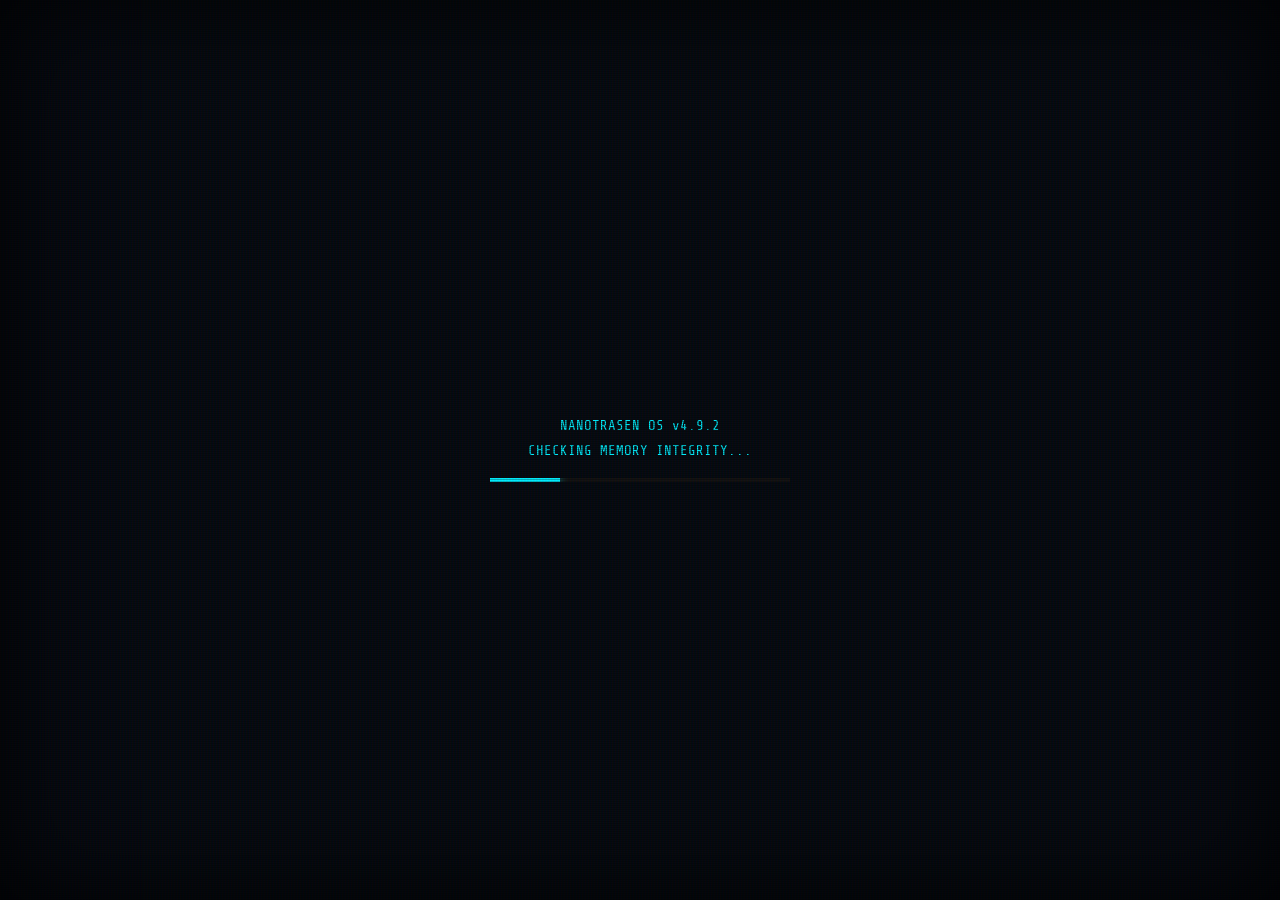
<file: character biography/index.html>
<!DOCTYPE html>
<html lang="ru">
<head>
    <meta charset="UTF-8">
    <meta name="viewport" content="width=device-width, initial-scale=1.0">
    <title>NT-TERM // KARIN TYLVISK</title>
    <link href="https://fonts.googleapis.com/css2?family=Share+Tech+Mono&display=swap" rel="stylesheet">
    <link rel="stylesheet" href="style.css">
</head>
<body>
    <div class="crt-overlay"></div>

    <div id="boot-screen">
        <div style="margin-bottom: 10px;">NANOTRASEN OS v4.9.2</div>
        <div id="boot-log">INITIALIZING KERNEL...</div>
        <div class="loader-bar">
            <div class="loader-progress" id="boot-progress"></div>
        </div>
    </div>

    <div class="console-frame" id="main-interface">
        <header class="header">
            <div class="header-left">
                <span class="nt-logo">NANOTRASEN</span>
                <span id="system-clock">00:00:00</span>
            </div>
            <div class="header-right">
                <a href="https://fynex-x.github.io/" target="_blank" class="header-link">Главная</a>
                <span class="header-sep">//</span>
                <a href="data.txt" target="_blank" class="header-link">Текст</a>
                <span class="header-sep">//</span>
                <a href="https://github.com/Fynex-x" target="_blank" class="header-link">GitHub</a>
                <span class="header-sep">//</span>
                ID: 884-KT-ALPHA <span style="color:var(--nt-alert)">[RESTRICTED]</span>
            </div>
        </header>

        <div class="main-interface">
            <aside class="sidebar">
                <div class="avatar-box">
                    <img src="Карин Тайлвиск.png" class="avatar-img" alt="Avatar" onerror="this.style.display='none'">
                    <div class="avatar-placeholder"></div>
                    <div class="scan-overlay"></div>
                </div>
                
                <div class="profile-info">
                    <div class="profile-name">КАРИН ТАЙЛВИСК</div>
                    <div class="profile-role">ОФИЦЕР ЦЕНТРАЛЬНОГО КОМАНДОВАНИЯ</div>
                </div>

                <div class="nav-buttons">
                </div>
            </aside>

            <main class="content-area" id="content-display"></main>
        </div>

        <footer class="footer">
            <div><span class="status-dot"></span>TERMINAL CONNECTED // SECURE LINK</div>
            <div>CPU: 2% // MEM: 128TB</div>
        </footer>
    </div>

    <script src="script.js"></script>
</body>
</html>
</file>
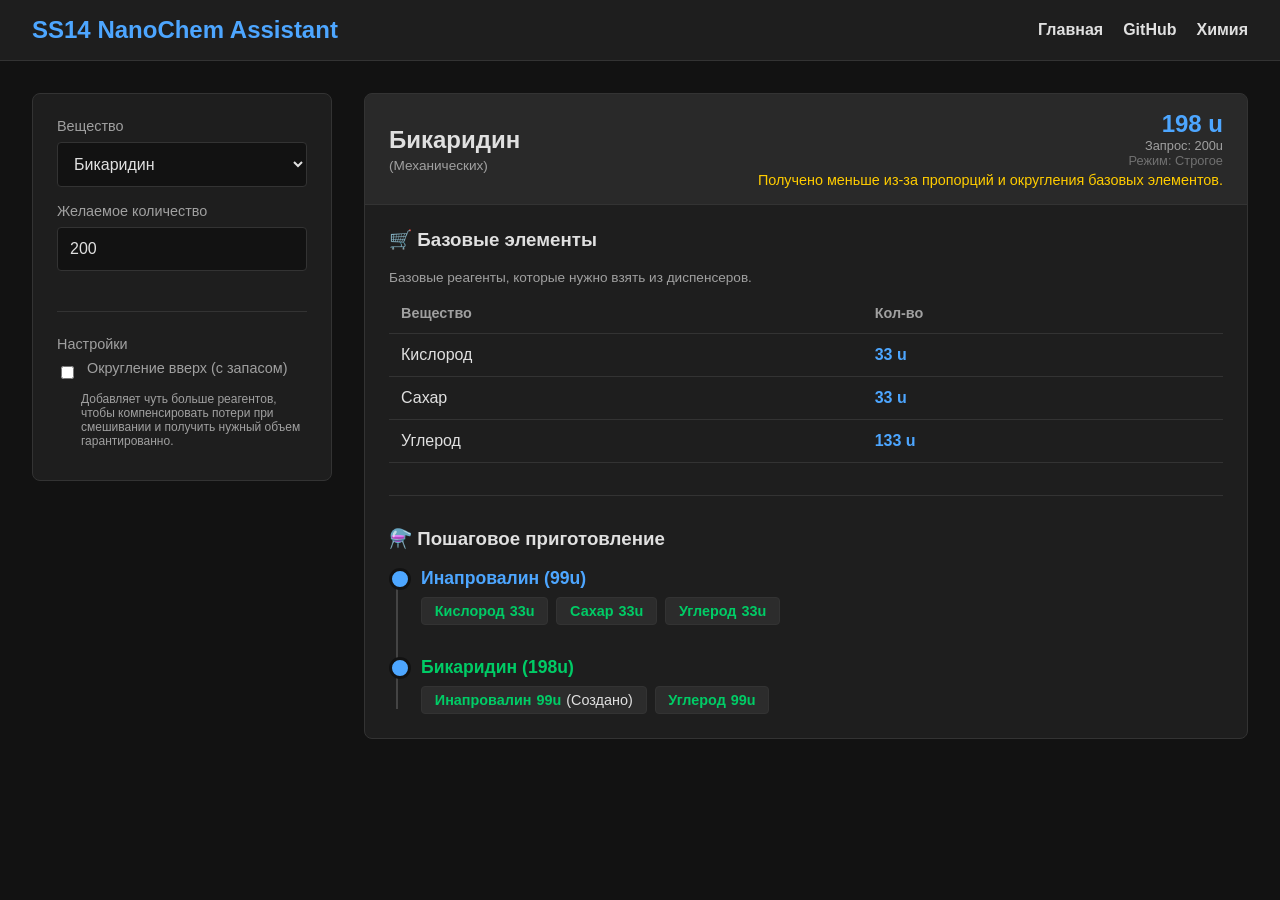
<file: SS14 NanoChem Assistant/old/index.html>
<!DOCTYPE html>
<html lang="ru">
<head>
    <meta charset="UTF-8">
    <meta name="viewport" content="width=device-width, initial-scale=1.0">
    <title>SS14 NanoChem Assistant</title>
    <link rel="stylesheet" href="style.css">
</head>
<body>

    <header>
        <div id="site-title">
            <div>SS14 NanoChem Assistant</div>
            <ul class="header-nav">
                <li><a href="https://fynex-x.github.io/">Главная</a></li>
                <li><a href="https://github.com/Fynex-x" target="_blank">GitHub</a></li>
                <li><a href="https://fish.station.wiki.shizainc.com/guides/chemistry" target="_blank">Химия</a></li>
            </ul>
        </div>
    </header>

    <main>
        <section class="controls">
            <label for="medicineSelect">Вещество</label>
            <select id="medicineSelect"></select>

            <label for="targetAmount">Желаемое количество</label>
            <input type="number" id="targetAmount" value="200" min="1" max="1000">
            
            <hr style="border:0; border-top:1px solid var(--border); margin: 1.5rem 0;">
            
            <label>Настройки</label>
            
            <div class="checkbox-group">
                <input type="checkbox" id="roundUpMode">
                <label for="roundUpMode">Округление вверх (с запасом)</label>
            </div>
            <div style="font-size:0.75rem; color:var(--text-muted); margin-left: 1.5rem; margin-bottom: 0.5rem;">
                Добавляет чуть больше реагентов, чтобы компенсировать потери при смешивании и получить нужный объем гарантированно.
            </div>
        </section>

        <section class="results" id="resultsArea">
            <div style="text-align:center; padding: 3rem; color: var(--text-muted);">
                Загрузка данных...
            </div>
        </section>
    </main>

    <script src="script.js"></script>
</body>
</html>
</file>
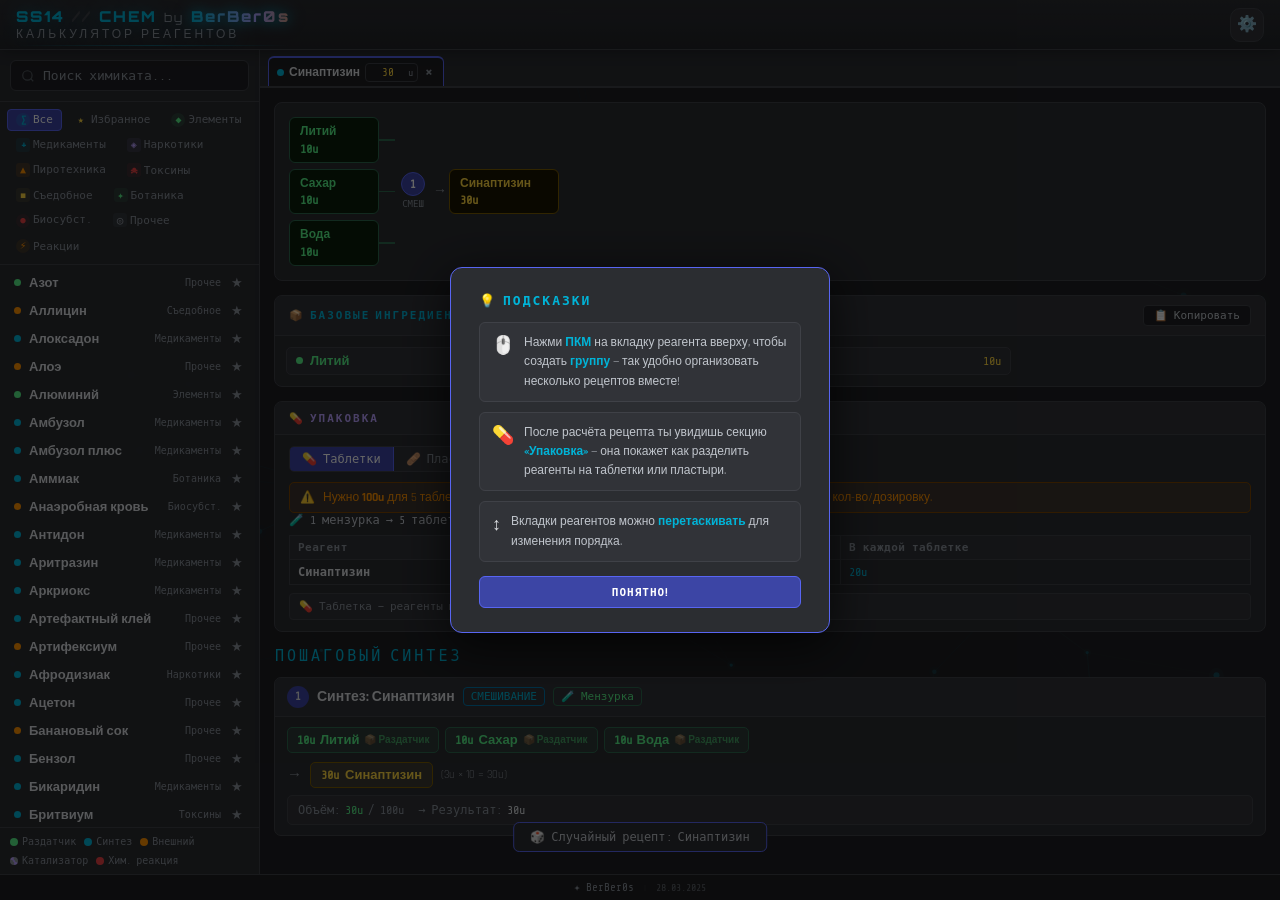
<file: original_calculator.html>
<!DOCTYPE html>
<html lang="ru">
<head>
<meta charset="UTF-8">
<meta name="viewport" content="width=device-width, initial-scale=1.0">
<title>SS14 Chem Calc — Химический Калькулятор</title>
<link href="https://fonts.googleapis.com/css2?family=Share+Tech+Mono&family=Orbitron:wght@400;700;900&family=Rajdhani:wght@300;400;600;700&display=swap" rel="stylesheet">
<style>
:root {
  --bg:#1e1f22;--bg2:#2b2d31;--bg3:#313338;--border:#3f4147;
  --accent:#00b4d8;--accent2:#0077aa;--accent3:#023e8a;
  --green:#57f287;--green2:#2d6a4f;
  --orange:#ff9100;--orange2:#7a4500;
  --red:#ed4245;--gold:#ffd740;--gold2:#7a5c00;
  --purple:#b9a0ff;--purple2:#4e3f80;
  --text:#dbdee1;--text2:#c0c5cc;--text3:#8a919a;
  --blurple:#5865f2;--blurple2:#3c45a5;
}
*{box-sizing:border-box;margin:0;padding:0}
html,body{height:100%;overflow:hidden;min-height:0;}
body{background:var(--bg);color:var(--text);font-family:'Rajdhani',sans-serif;font-size:15px;display:flex;flex-direction:column;position:relative;}

/* CANVAS BG */
#bg-canvas{position:absolute;top:0;left:0;width:100%;height:100%;z-index:0;pointer-events:none;opacity:.35;}

/* HEADER */
header{
  position:relative;z-index:10;
  background:rgba(43,45,49,.95);
  border-bottom:1px solid var(--border);
  backdrop-filter:blur(8px);
  padding:0 16px;
  display:flex;align-items:center;gap:12px;
  height:50px;flex-shrink:0;
}
.logo{
  display:flex;align-items:center;gap:8px;
  font-family:'Orbitron',monospace;font-size:15px;font-weight:900;
  color:var(--accent);letter-spacing:2px;
  text-shadow:0 0 16px rgba(0,180,216,.4);
}
.logo-sep{color:var(--border);font-weight:300;}
.logo-sub{font-family:'Rajdhani',sans-serif;font-size:12px;font-weight:400;
  color:var(--text3);letter-spacing:3px;text-transform:uppercase;margin-top:1px;}
.hdr-right{margin-left:auto;display:flex;align-items:center;gap:6px;}
.hdr-btn{
  width:34px;height:34px;border-radius:8px;
  background:var(--bg3);border:1px solid var(--border);
  color:var(--text2);cursor:pointer;font-size:16px;
  display:flex;align-items:center;justify-content:center;
  transition:all .15s;position:relative;
}
.hdr-btn:hover{background:var(--accent2);border-color:var(--accent);color:#fff;}
.hdr-btn.active{background:var(--blurple2);border-color:var(--blurple);color:#fff;}
.fav-count{
  position:absolute;top:-4px;right:-4px;
  background:var(--blurple);color:#fff;
  font-size:9px;font-family:'Share Tech Mono',monospace;
  width:16px;height:16px;border-radius:50%;
  display:none;align-items:center;justify-content:center;
}

/* LAYOUT */
.app{position:relative;z-index:1;display:flex;flex:1;overflow:hidden;min-height:0;}

/* SIDEBAR */
#sidebar{
  width:260px;flex-shrink:0;
  background:rgba(43,45,49,.97);
  border-right:1px solid var(--border);
  display:flex;flex-direction:column;overflow:hidden;
  transition:transform .25s ease;
}
.sb-search{padding:10px;border-bottom:1px solid var(--border);}
.sb-search input{
  width:100%;background:var(--bg);border:1px solid var(--border);
  border-radius:6px;padding:7px 11px 7px 32px;color:var(--text);
  font-family:'Share Tech Mono',monospace;font-size:13px;outline:none;
  transition:border-color .2s;
  background-image:url("data:image/svg+xml,%3Csvg xmlns='http://www.w3.org/2000/svg' width='14' height='14' viewBox='0 0 24 24' fill='none' stroke='%23525960' stroke-width='2'%3E%3Ccircle cx='11' cy='11' r='8'/%3E%3Cpath d='m21 21-4.35-4.35'/%3E%3C/svg%3E");
  background-repeat:no-repeat;background-position:10px center;
}
.sb-search input:focus{border-color:var(--accent);}
.sb-search input::placeholder{color:var(--text3);}
.cat-tabs{display:flex;flex-wrap:wrap;gap:3px;padding:7px;border-bottom:1px solid var(--border);}
.cat-tab{
  padding:3px 8px;border:1px solid transparent;border-radius:4px;
  background:transparent;color:var(--text3);font-size:11px;cursor:pointer;
  transition:all .15s;font-family:'Share Tech Mono',monospace;
}
.cat-tab:hover{background:var(--bg3);color:var(--text2);}
.cat-tab.active{background:var(--blurple2);border-color:var(--blurple);color:#fff;}
.chem-list{flex:1;overflow-y:auto;padding:4px;}
.chem-list::-webkit-scrollbar{width:3px;}
.chem-list::-webkit-scrollbar-thumb{background:var(--border);border-radius:2px;}
.chem-item{
  padding:6px 10px;border-radius:5px;cursor:pointer;
  display:flex;align-items:center;gap:8px;
  transition:background .1s;
}
.chem-item:hover{background:var(--bg3);}
.chem-item.selected{background:rgba(88,101,242,.2);}
.chem-dot{width:7px;height:7px;border-radius:50%;flex-shrink:0;}
.chem-name{font-size:13px;font-weight:600;flex:1;}
.chem-cat{font-size:10px;color:var(--text3);font-family:'Share Tech Mono',monospace;}
.chem-star{font-size:13px;color:var(--text3);cursor:pointer;padding:0 2px;transition:color .15s;flex-shrink:0;}
.chem-star:hover{color:var(--gold);}
.chem-star.starred{color:var(--gold);}
/* Sidebar legend */
.sb-legend{
  padding:8px 10px;border-top:1px solid var(--border);
  display:flex;flex-wrap:wrap;gap:8px;
}
.leg{display:flex;align-items:center;gap:4px;font-size:10px;color:var(--text3);font-family:'Share Tech Mono',monospace;}
.leg-dot{width:8px;height:8px;border-radius:50%;flex-shrink:0;}

/* MAIN */
#main{flex:1;display:flex;flex-direction:column;overflow:hidden;min-width:0;}

/* SEL BAR */
#sel-bar{
  background:var(--bg2);border-bottom:2px solid var(--border);
  padding:0 0 0 8px;display:flex;align-items:flex-end;gap:0;
  flex-wrap:nowrap;min-height:38px;overflow-x:auto;scrollbar-width:none;
}
#sel-bar::-webkit-scrollbar{display:none;}
.sel-chip{
  display:flex;align-items:center;gap:6px;
  background:var(--bg3);border:1px solid var(--border);
  border-radius:6px;padding:4px 8px;font-size:13px;font-weight:600;
}
.sel-qty{
  background:var(--bg);border:1px solid var(--border);
  color:var(--gold);font-family:'Share Tech Mono',monospace;
  font-size:12px;width:48px;padding:2px 4px;border-radius:4px;
  text-align:center;outline:none;
}
.sel-qty:focus{border-color:var(--accent);}
.sel-rm{color:var(--text3);cursor:pointer;font-size:14px;line-height:1;padding:1px 2px;}
.sel-rm:hover{color:var(--red);}
.sel-hint{color:var(--text3);font-size:12px;font-family:'Share Tech Mono',monospace;}
.calc-btn{
  margin-left:auto;
  background:var(--blurple2);border:1px solid var(--blurple);
  color:#fff;padding:7px 18px;border-radius:6px;cursor:pointer;
  font-family:'Orbitron',monospace;font-size:11px;font-weight:700;
  letter-spacing:1px;transition:all .2s;
}
.calc-btn:hover{background:var(--blurple);box-shadow:0 0 18px rgba(88,101,242,.4);}

/* RESULT */
#result-area{flex:1;overflow-y:auto;padding:14px;}
#result-area::-webkit-scrollbar{width:4px;}
#result-area::-webkit-scrollbar-thumb{background:var(--border);border-radius:2px;}

.empty-state{
  display:flex;flex-direction:column;align-items:center;justify-content:center;
  height:100%;color:var(--text3);text-align:center;gap:14px;
}
.empty-icon{font-size:56px;opacity:.25;}
.empty-title{font-family:'Orbitron',monospace;font-size:15px;color:var(--text2);letter-spacing:2px;}
.empty-sub{font-size:13px;max-width:300px;line-height:1.7;color:var(--text3);}

/* WARN / INFO BOXES */
.warn-box{background:rgba(237,66,69,.1);border:1px solid var(--red);border-radius:6px;padding:9px 13px;margin-bottom:10px;display:flex;gap:10px;align-items:flex-start;}
.warn-icon{color:var(--red);font-size:16px;flex-shrink:0;margin-top:1px;}
.warn-text{font-size:13px;line-height:1.5;}
.warn-text strong{color:var(--red);}

/* SUMMARY */
.summary-card{background:var(--bg2);border:1px solid var(--border);border-radius:8px;overflow:hidden;margin-bottom:14px;}
.card-header{padding:9px 14px;background:var(--bg3);border-bottom:1px solid var(--border);display:flex;align-items:center;justify-content:space-between;}
.card-header h3{font-family:'Orbitron',monospace;font-size:11px;font-weight:700;color:var(--accent);letter-spacing:2px;}
.copy-btn{background:var(--bg);border:1px solid var(--border);color:var(--text2);padding:3px 10px;border-radius:4px;cursor:pointer;font-size:11px;font-family:'Share Tech Mono',monospace;transition:all .2s;}
.copy-btn:hover{border-color:var(--accent);color:var(--accent);}
.copy-btn.ok{border-color:var(--green);color:var(--green);}
.card-body{padding:11px;}
.base-grid{display:grid;grid-template-columns:repeat(auto-fill,minmax(190px,1fr));gap:6px;}
.base-item{display:flex;align-items:center;gap:7px;padding:5px 9px;background:var(--bg3);border-radius:5px;border:1px solid var(--border);}
.base-item-dot{width:7px;height:7px;border-radius:50%;flex-shrink:0;}
.base-item-name{font-size:13px;font-weight:600;flex:1;}
.base-item-qty{font-family:'Share Tech Mono',monospace;font-size:12px;color:var(--gold);}
.base-item-hint{font-size:10px;color:var(--text3);font-family:'Share Tech Mono',monospace;width:100%;margin-top:2px;grid-column:1/-1;}
.base-item{flex-wrap:wrap;}
.base-item.external .base-item-name{color:var(--orange);}
.base-item.dispenser .base-item-name{color:var(--green);}

/* STEPS */
.steps-wrap{display:flex;flex-direction:column;gap:9px;margin-bottom:12px;}
.step-card{background:var(--bg2);border:1px solid var(--border);border-radius:7px;overflow:hidden;transition:border-color .2s;}
.step-card.has-temp{border-left:3px solid var(--orange);}
.step-card.has-cold{border-left:3px solid #4fc3f7;}
.step-head{display:flex;align-items:center;gap:8px;padding:8px 12px;background:var(--bg3);border-bottom:1px solid var(--border);flex-wrap:wrap;}
.step-num{width:22px;height:22px;background:var(--blurple2);border-radius:50%;display:flex;align-items:center;justify-content:center;font-size:11px;font-weight:700;font-family:'Share Tech Mono',monospace;flex-shrink:0;}
.step-title{font-weight:700;font-size:14px;}
.badge{font-size:11px;font-family:'Share Tech Mono',monospace;padding:2px 7px;border:1px solid;border-radius:4px;}
.badge-mix{border-color:var(--accent2);color:var(--accent);}
.badge-heat{border-color:#ff6b35;color:#ff6b35;}
.badge-centrifuge{border-color:var(--purple);color:var(--purple);}
.badge-electrolysis{border-color:var(--gold);color:var(--gold);}
.badge-beaker{border-color:var(--green2);color:var(--green);}
.badge-jug{border-color:#4a6a20;color:#8bc34a;}
.badge-batches{border-color:var(--orange2);color:var(--orange);}
.temp-pill{display:flex;align-items:center;gap:5px;background:rgba(255,145,0,.12);border:1px solid var(--orange);border-radius:4px;padding:2px 9px;font-family:'Share Tech Mono',monospace;font-size:12px;font-weight:700;color:var(--orange);white-space:nowrap;}
.temp-pill.cold{background:rgba(79,195,247,.1);border-color:#4fc3f7;color:#4fc3f7;}
.step-body{padding:10px 12px;}
.ingr-list{display:flex;flex-wrap:wrap;gap:6px;margin-bottom:9px;}
.ingr-tag{display:flex;align-items:center;gap:5px;padding:4px 9px;border-radius:5px;font-size:13px;font-weight:600;border:1px solid transparent;}
.ingr-tag.dispenser{background:rgba(87,242,135,.07);border-color:var(--green2);color:var(--green);}
.ingr-tag.craftable{background:rgba(0,180,216,.07);border-color:var(--accent2);color:var(--accent);}
.ingr-tag.external{background:rgba(255,145,0,.07);border-color:var(--orange2);color:var(--orange);}
.ingr-tag.catalyst-ret{background:rgba(185,160,255,.07);border-color:var(--purple2);color:var(--purple);border-style:dashed;}
.ingr-tag.catalyst-cons{background:rgba(185,160,255,.1);border-color:var(--purple);color:var(--purple);}
.ingr-src{font-size:10px;opacity:.55;}
.step-result-row{display:flex;align-items:center;gap:8px;flex-wrap:wrap;margin-bottom:7px;}
.step-arrow{color:var(--text3);}
.result-chip{display:inline-flex;align-items:center;gap:6px;padding:4px 10px;background:rgba(255,215,64,.08);border:1px solid var(--gold2);border-radius:5px;color:var(--gold);font-weight:700;font-size:13px;}
.result-chip-qty{font-family:'Share Tech Mono',monospace;font-size:12px;}
.step-volume{background:var(--bg3);border:1px solid var(--border);border-radius:5px;padding:7px 10px;font-size:12px;display:flex;gap:14px;flex-wrap:wrap;align-items:center;}
.vol-item{display:flex;gap:5px;align-items:center;font-family:'Share Tech Mono',monospace;}
.vol-label{color:var(--text3);}
.vol-val{color:var(--text);}
.vol-warn{color:var(--orange);}
.vol-ok{color:var(--green);}
.sep-warn{background:rgba(255,145,0,.07);border:1px solid var(--orange2);border-radius:5px;padding:7px 10px;margin-top:7px;font-size:12px;color:var(--orange);display:flex;gap:8px;align-items:flex-start;}

/* BATCH BREAKDOWN */
.batch-breakdown{background:var(--bg3);border:1px solid var(--border);border-radius:6px;padding:9px 11px;margin-top:8px;}
.batch-breakdown-title{font-size:12px;color:var(--text2);font-family:'Share Tech Mono',monospace;letter-spacing:.5px;margin-bottom:8px;}
.batch-row-card{display:flex;align-items:center;gap:10px;padding:6px 8px;background:var(--bg2);border:1px solid var(--border);border-radius:5px;margin-bottom:5px;flex-wrap:wrap;}
.batch-row-num{font-family:'Share Tech Mono',monospace;font-size:12px;color:var(--accent);font-weight:700;min-width:110px;flex-shrink:0;}
.batch-row-ingrs{display:flex;flex-wrap:wrap;gap:5px;flex:1;}
.batch-ingr-item{display:flex;align-items:center;gap:4px;background:var(--bg3);border:1px solid var(--border);border-radius:3px;padding:2px 7px;font-size:12px;}
.batch-ingr-item.cat{border-color:var(--purple2);background:rgba(185,160,255,.07);}
.batch-ingr-qty{font-family:'Share Tech Mono',monospace;color:var(--gold);font-weight:700;font-size:12px;}
.batch-ingr-name{color:var(--text);font-size:12px;font-weight:600;}
.batch-row-total{font-family:'Share Tech Mono',monospace;font-size:11px;color:var(--text3);margin-left:auto;white-space:nowrap;}
.batch-result-row{display:flex;gap:8px;align-items:center;padding-top:7px;border-top:1px solid var(--border);margin-top:5px;font-size:13px;}
.sec-label{font-family:'Orbitron',monospace;font-size:11px;color:var(--text3);letter-spacing:2px;margin-bottom:9px;padding:0 1px;}
.reaction-item{
  padding:7px 10px;border-radius:5px;cursor:pointer;
  display:flex;align-items:flex-start;gap:8px;
  transition:background .1s;position:relative;
  border:1px solid transparent;
}
.reaction-item:hover{background:var(--bg3);}
.reaction-item:hover .reaction-tooltip{display:block;}
#reaction-tooltip-popup{display:none;position:absolute;z-index:500;background:var(--bg2);border:1px solid var(--blurple);border-radius:8px;padding:10px 13px;width:min(240px, calc(100% - 20px));font-size:12px;color:var(--text2);line-height:1.6;box-shadow:0 8px 24px rgba(0,0,0,.6);pointer-events:none;}
.reaction-tooltip-title{font-weight:700;color:var(--text);margin-bottom:5px;font-size:13px;border-bottom:1px solid var(--border);padding-bottom:5px;}
.reaction-item.selected{background:rgba(88,101,242,.15);border-color:var(--blurple);}
.reaction-icon{font-size:16px;flex-shrink:0;margin-top:1px;}
.reaction-info{flex:1;min-width:0;}
.reaction-name{font-size:13px;font-weight:600;}
.reaction-cat{font-size:10px;color:var(--text3);font-family:'Share Tech Mono',monospace;}
.reaction-tooltip{
  display:none;position:absolute;left:calc(100% + 8px);top:0;z-index:200;
  background:var(--bg2);border:1px solid var(--border);border-radius:6px;
  padding:8px 11px;width:220px;font-size:12px;color:var(--text2);
  line-height:1.5;box-shadow:0 4px 16px rgba(0,0,0,.4);
  pointer-events:none;
}
.reaction-tooltip-title{font-weight:700;color:var(--accent);margin-bottom:4px;font-size:13px;}
.reaction-qty-row{display:flex;align-items:center;gap:6px;margin-top:4px;}
.reaction-qty-input{
  background:var(--bg);border:1px solid var(--border);color:var(--gold);
  font-family:'Share Tech Mono',monospace;font-size:12px;
  width:44px;padding:2px 4px;border-radius:3px;text-align:center;outline:none;
}
.reaction-qty-input:focus{border-color:var(--accent);}
.reaction-unit{font-size:11px;color:var(--text3);font-family:'Share Tech Mono',monospace;}
.reaction-calc-preview{margin-top:5px;}
.rcalc{background:var(--bg);border:1px solid var(--border);border-radius:4px;padding:6px 8px;}
.rcalc-desc{font-size:12px;font-weight:600;margin-bottom:4px;}
.rcalc-bar{height:4px;background:var(--border);border-radius:2px;margin-bottom:4px;overflow:hidden;}
.rcalc-fill{height:100%;background:linear-gradient(90deg,var(--accent2),var(--accent));border-radius:2px;transition:width .3s;}
.rcalc-detail{font-size:11px;color:var(--text2);font-family:'Share Tech Mono',monospace;line-height:1.4;}
.matter-tabs{display:flex;gap:6px;margin-bottom:10px;flex-wrap:wrap;}
.matter-tab{padding:4px 10px;border:1px solid var(--border);border-radius:4px;background:var(--bg3);color:var(--text3);font-size:12px;cursor:pointer;font-family:'Share Tech Mono',monospace;transition:all .15s;}
.matter-tab:hover{border-color:var(--accent2);color:var(--accent);}
.matter-tab.active{background:var(--blurple2);border-color:var(--blurple);color:#fff;}
.matter-grid{display:grid;grid-template-columns:repeat(auto-fill,minmax(280px,1fr));gap:8px;}
.matter-card{background:var(--bg2);border:1px solid var(--border);border-radius:6px;overflow:hidden;}
.matter-card-head{padding:7px 11px;background:var(--bg3);border-bottom:1px solid var(--border);display:flex;align-items:center;gap:8px;}
.matter-card-icon{font-size:18px;}
.matter-card-name{font-weight:700;font-size:14px;flex:1;}
.matter-card-cat{font-size:10px;color:var(--text3);font-family:'Share Tech Mono',monospace;}
.matter-card-body{padding:9px 11px;}
.matter-variant{margin-bottom:8px;padding-bottom:8px;border-bottom:1px solid var(--border);}
.matter-variant:last-child{margin-bottom:0;padding-bottom:0;border-bottom:none;}
.matter-ingr-list{display:flex;flex-wrap:wrap;gap:4px;margin-bottom:6px;}
.matter-ingr{padding:2px 8px;background:var(--bg3);border:1px solid var(--border);border-radius:3px;font-size:12px;}
.matter-ingr strong{color:var(--gold);font-family:'Share Tech Mono',monospace;}
.matter-arrow{color:var(--text3);font-size:12px;margin:4px 0;}
.matter-result{font-size:13px;font-weight:600;color:var(--green);margin-bottom:3px;}
.matter-note{font-size:11px;color:var(--orange);font-family:'Share Tech Mono',monospace;}
.matter-note.danger{color:var(--red);}

/* FLOW */
#flow-wrap{background:var(--bg2);border:1px solid var(--border);border-radius:8px;overflow-x:auto;overflow-y:hidden;margin-bottom:14px;padding:14px;}
.flow-tree{display:flex;align-items:stretch;gap:0;min-height:100px;}
.flow-col{display:flex;flex-direction:column;justify-content:center;gap:6px;flex-shrink:0;}
.flow-node{
  padding:6px 10px;border-radius:6px;border:1.5px solid;
  font-size:12px;min-width:90px;max-width:160px;position:relative;
}
.flow-node-name{font-weight:700;font-size:12px;line-height:1.3;margin-bottom:2px;word-break:break-word;}
.flow-node-qty{font-family:'Share Tech Mono',monospace;font-size:12px;font-weight:700;}
.flow-node-meta{font-family:'Share Tech Mono',monospace;font-size:10px;opacity:.7;margin-top:1px;}
.flow-node.n-disp{background:#0a1e0a;border-color:#2d6a4f;color:#57f287;}
.flow-node.n-ext{background:#1e1200;border-color:#7a4500;color:#ff9100;}
.flow-node.n-craft{background:#0d1520;border-color:#023e8a;color:#00b4d8;}
.flow-node.n-result{background:#1a1500;border-color:#7a5c00;color:#ffd740;min-width:110px;}
.flow-node.n-warn{border-color:#ed4245;}
.flow-node.n-cat{border-style:dashed;background:rgba(185,160,255,.05);border-color:#4e3f80;color:#b9a0ff;}
.flow-step{
  display:flex;flex-direction:column;align-items:center;justify-content:center;
  gap:3px;flex-shrink:0;padding:0 4px;min-width:36px;
}
.flow-step-num{
  width:24px;height:24px;background:var(--blurple2);border:1.5px solid var(--blurple);
  border-radius:50%;display:flex;align-items:center;justify-content:center;
  font-size:11px;font-weight:700;font-family:'Share Tech Mono',monospace;color:#fff;
}
.flow-step-method{font-size:9px;color:var(--text3);font-family:'Share Tech Mono',monospace;text-align:center;max-width:50px;line-height:1.2;}
.flow-step-temp{font-size:9px;color:var(--orange);font-family:'Share Tech Mono',monospace;text-align:center;}
.flow-arrows{display:flex;flex-direction:column;justify-content:center;gap:4px;flex-shrink:0;padding:0 2px;}
.flow-arrow{color:var(--text3);font-size:14px;line-height:1;}
.flow-connector{display:flex;align-items:center;gap:0;flex-shrink:0;}
.flow-line{width:16px;height:1.5px;background:var(--border);flex-shrink:0;}
.flow-line.l-disp{background:#2d6a4f;}
.flow-line.l-ext{background:#7a4500;}
.flow-line.l-craft{background:#023e8a;}
.flow-line.l-cat{background:#4e3f80;height:1px;background-image:repeating-linear-gradient(90deg,#4e3f80 0,#4e3f80 4px,transparent 4px,transparent 7px);background-color:transparent;}
.flow-line.l-result{background:#7a5c00;}
.flow-group{display:flex;align-items:center;gap:0;}

/* CATEGORY ICONS (replacing emojis) */
.ci{display:inline-flex;width:14px;height:14px;align-items:center;justify-content:center;border-radius:3px;font-size:10px;font-weight:700;margin-right:3px;flex-shrink:0;line-height:1;font-family:'Share Tech Mono',monospace;}
.ci-all{background:rgba(0,180,216,.15);color:var(--accent);border-radius:50%;}
.ci-all::after{content:'∑';}
.ci-fav{color:var(--gold);}
.ci-fav::after{content:'★';}
.ci-elem{background:rgba(87,242,135,.1);color:#57f287;border-radius:50%;}
.ci-elem::after{content:'◆';}
.ci-med{background:rgba(0,180,216,.1);color:var(--accent);}
.ci-med::after{content:'+';}
.ci-narc{background:rgba(185,160,255,.1);color:var(--purple);}
.ci-narc::after{content:'◈';}
.ci-pyro{background:rgba(255,145,0,.12);color:var(--orange);}
.ci-pyro::after{content:'▲';}
.ci-tox{background:rgba(237,66,69,.1);color:var(--red);}
.ci-tox::after{content:'☠';font-size:11px;}
.ci-food{background:rgba(255,215,64,.08);color:var(--gold);}
.ci-food::after{content:'▪';font-size:12px;}
.ci-bot{background:rgba(87,242,135,.08);color:#57f287;}
.ci-bot::after{content:'✦';font-size:11px;}
.ci-bio{background:rgba(237,66,69,.08);color:#ed4245;border-radius:50%;}
.ci-bio::after{content:'●';font-size:9px;}
.ci-misc{background:rgba(138,145,154,.1);color:var(--text3);}
.ci-misc::after{content:'◎';font-size:11px;}
.ci-react{background:rgba(255,145,0,.1);color:var(--orange);border-radius:50%;}
.ci-react::after{content:'⚡';font-size:11px;}

/* SETTINGS PANEL */
/* Settings modal backdrop */
#settings-backdrop{
  display:none;position:absolute;inset:0;background:rgba(0,0,0,.5);z-index:199;
}
#settings-backdrop.open{display:block;}
/* Settings modal panel */
#settings-panel{
  position:absolute;top:50%;left:50%;
  transform:translate(-50%,-50%) scale(.95);
  width:min(400px, calc(100% - 24px));max-height:min(85vh, calc(100% - 40px));
  background:var(--bg2);border:1px solid var(--border);border-radius:10px;
  z-index:200;opacity:0;pointer-events:none;
  transition:opacity .2s ease,transform .2s ease;
  display:flex;flex-direction:column;overflow:hidden;
}
#settings-panel.open{
  opacity:1;pointer-events:auto;
  transform:translate(-50%,-50%) scale(1);
}
#settings-panel > div.sp-scroll{
  overflow-y:auto;flex:1;
}
#settings-panel > div.sp-scroll::-webkit-scrollbar{width:3px;}
#settings-panel > div.sp-scroll::-webkit-scrollbar-thumb{background:var(--border);border-radius:2px;}
.sp-header{
  padding:12px 16px;border-bottom:1px solid var(--border);
  font-family:'Orbitron',monospace;font-size:12px;letter-spacing:2px;color:var(--accent);
  display:flex;align-items:center;justify-content:space-between;flex-shrink:0;
}
.sp-close{cursor:pointer;color:var(--text3);font-size:18px;line-height:1;padding:2px 4px;}
.sp-close:hover{color:var(--red);}
.sp-section{padding:12px 16px;border-bottom:1px solid var(--border);}
.sp-section h4{font-size:11px;color:var(--text3);letter-spacing:1px;text-transform:uppercase;font-family:'Share Tech Mono',monospace;margin-bottom:10px;}
.sp-row{display:flex;align-items:center;justify-content:space-between;margin-bottom:8px;font-size:13px;}
.sp-row label{color:var(--text2);}
.sp-select,.sp-input{background:var(--bg3);border:1px solid var(--border);color:var(--text);border-radius:4px;padding:4px 8px;font-size:12px;font-family:'Share Tech Mono',monospace;outline:none;}
.sp-select:focus,.sp-input:focus{border-color:var(--accent);}
.sp-build-list{display:flex;flex-direction:column;gap:4px;}
.sp-build-item{display:flex;align-items:center;gap:8px;padding:5px 8px;background:var(--bg3);border:1px solid var(--border);border-radius:4px;cursor:pointer;transition:all .15s;}
.sp-build-item:hover{border-color:var(--accent2);}
.sp-build-item.active-build{border-color:var(--blurple);background:rgba(88,101,242,.1);}
.sp-build-dot{width:7px;height:7px;border-radius:50%;background:var(--accent);}
.sp-build-name{font-size:13px;font-weight:600;flex:1;}
.sp-build-badge{font-size:10px;color:var(--text3);font-family:'Share Tech Mono',monospace;}

/* FOOTER */
footer{
  position:relative;z-index:10;
  background:rgba(30,31,34,.97);
  border-top:1px solid var(--border);
  padding:6px 20px;
  display:flex;align-items:center;justify-content:center;gap:10px;
  flex-shrink:0;
}
.footer-author{font-size:11px;color:var(--text3);font-family:'Share Tech Mono',monospace;}
.footer-date{font-size:10px;color:var(--text3);font-family:'Share Tech Mono',monospace;opacity:.6;}
.footer-sep{color:var(--text3);opacity:.2;font-size:10px;}

/* MOBILE & IFRAME COMPACT */
.mob-toggle{display:none;}
@media(max-width:700px){
  #sidebar{position:absolute;left:0;top:50px;bottom:40px;z-index:50;transform:translateX(-100%);width:min(280px, calc(100% - 20px));}
  #sidebar.mob-open{transform:translateX(0);}
  .mob-toggle{
    display:flex;position:absolute;bottom:48px;left:0;right:0;z-index:40;
    background:var(--bg2);border-top:1px solid var(--border);
    height:40px;align-items:center;justify-content:center;
    font-family:'Share Tech Mono',monospace;font-size:12px;color:var(--text2);
    cursor:pointer;gap:8px;
  }
  .mob-toggle:hover{background:var(--bg3);}
  #main{width:100%;}
  #result-area{padding:10px;}
  header{padding:0 8px;}
  footer{padding:4px 10px;}
}
/* Small iframe viewport */
@media(max-height:500px){
  header{height:40px;}
  footer{padding:3px 10px;}
  .logo>div>div:first-child{font-size:13px;}
  .logo-sub{font-size:10px;}
  #sidebar{width:220px;}
  .sb-legend{padding:4px 6px;gap:5px;}
}
@media(max-width:400px){
  #sidebar{width:100%;}
  .cat-tabs{gap:2px;padding:4px;}
  .cat-tab{font-size:10px;padding:2px 5px;}
}

::-webkit-scrollbar{width:4px;height:4px;}
::-webkit-scrollbar-track{background:transparent;}
::-webkit-scrollbar-thumb{background:var(--border);border-radius:2px;}

@keyframes gradShift{0%{background-position:0% center}100%{background-position:200% center}}

/* ===== CALC TABS ===== */
.calc-tab{
  display:flex;align-items:center;gap:5px;
  padding:5px 8px 5px 8px;
  background:var(--bg3);border:1px solid var(--border);
  border-bottom:none;border-radius:6px 6px 0 0;
  cursor:pointer;white-space:nowrap;
  min-width:0;max-width:220px;flex-shrink:0;
  transition:all .15s;position:relative;
  margin-bottom:-1px;
}
.calc-tab:hover{background:var(--bg2);border-color:var(--text3);}
.calc-tab.active{
  background:var(--bg);border-color:var(--blurple);
  border-top:2px solid var(--blurple);
  z-index:2;
}
.tab-group-strip{
  position:absolute;top:0;left:0;right:0;height:3px;
  border-radius:6px 6px 0 0;
}
.tab-dot-sm{width:7px;height:7px;border-radius:50%;flex-shrink:0;}
.tab-name{
  font-size:12px;font-weight:600;
  overflow:hidden;text-overflow:ellipsis;white-space:nowrap;
  max-width:100px;
}
.tab-qty-pill{
  display:flex;align-items:center;gap:2px;
  background:var(--bg);border:1px solid var(--border);
  border-radius:4px;padding:1px 4px;
}
.tab-qty-input{
  background:transparent;border:none;
  color:var(--gold);font-family:'Share Tech Mono',monospace;
  font-size:11px;width:36px;padding:1px 2px;
  text-align:center;outline:none;
  -moz-appearance:textfield;
}
.tab-qty-input::-webkit-inner-spin-button,
.tab-qty-input::-webkit-outer-spin-button{-webkit-appearance:none;margin:0;}
.tab-unit{font-size:10px;color:var(--text3);font-family:'Share Tech Mono',monospace;}
.tab-rm{
  color:var(--text3);cursor:pointer;font-size:15px;
  line-height:1;padding:0 2px;font-weight:700;
  transition:color .15s;flex-shrink:0;
}
.tab-rm:hover{color:var(--red);}
.calc-tab.dragging{opacity:.4;}
.calc-tab.drag-left{border-left:2px solid var(--blurple) !important;}
.calc-tab.drag-right{border-right:2px solid var(--blurple) !important;}

/* ===== GROUP FILTER BAR ===== */
#group-filter-bar{
  display:flex;gap:4px;padding:2px 8px;
  background:var(--bg2);border-bottom:1px solid var(--border);
  flex-wrap:wrap;align-items:center;
  min-height:0;
}
#group-filter-bar:empty{display:none;padding:0;border:none;min-height:0;}
.group-filter-chip{
  display:flex;align-items:center;gap:4px;
  padding:2px 8px;border-radius:3px;
  font-size:10px;font-family:'Share Tech Mono',monospace;
  cursor:pointer;border:1px solid var(--border);
  background:var(--bg3);color:var(--text3);
  transition:all .15s;
}
.group-filter-chip:hover{border-color:var(--text2);color:var(--text2);}
.group-filter-chip.active{border-color:var(--blurple);color:#fff;background:var(--blurple2);}
.group-filter-dot{width:8px;height:8px;border-radius:50%;}

/* ===== CONTEXT MENU ===== */
.group-menu{
  position:absolute;z-index:500;
  background:var(--bg2);border:1px solid var(--blurple);
  border-radius:8px;padding:5px 0;
  min-width:180px;max-width:min(260px, calc(100% - 16px));
  box-shadow:0 8px 28px rgba(0,0,0,.7);
  font-size:13px;
}
.group-menu-item{
  display:flex;align-items:center;gap:8px;
  padding:7px 14px;cursor:pointer;
  transition:background .1s;color:var(--text);
}
.group-menu-item:hover{background:var(--bg3);}

/* ===== PACKAGING SECTION ===== */
.pkg-card{background:var(--bg2);border:1px solid var(--border);border-radius:8px;overflow:hidden;margin-bottom:14px;}
.pkg-header{padding:9px 14px;background:var(--bg3);border-bottom:1px solid var(--border);display:flex;align-items:center;gap:10px;flex-wrap:wrap;}
.pkg-header h3{font-family:'Orbitron',monospace;font-size:11px;font-weight:700;color:var(--purple);letter-spacing:2px;}
.pkg-body{padding:11px 14px;}
.pkg-controls{display:flex;align-items:center;gap:10px;flex-wrap:wrap;margin-bottom:10px;}
.pkg-toggle{display:flex;border:1px solid var(--border);border-radius:5px;overflow:hidden;}
.pkg-toggle-btn{
  padding:5px 12px;background:var(--bg3);color:var(--text3);
  font-size:12px;font-family:'Share Tech Mono',monospace;
  cursor:pointer;border:none;transition:all .15s;
  display:flex;align-items:center;gap:4px;
}
.pkg-toggle-btn:not(:last-child){border-right:1px solid var(--border);}
.pkg-toggle-btn.active{background:var(--blurple2);color:#fff;border-color:var(--blurple);}
.pkg-toggle-btn:hover:not(.active){background:var(--bg);color:var(--text2);}
.pkg-field{display:flex;align-items:center;gap:5px;font-size:12px;color:var(--text2);}
.pkg-input{
  background:var(--bg);border:1px solid var(--border);color:var(--gold);
  font-family:'Share Tech Mono',monospace;font-size:12px;
  width:48px;padding:3px 5px;border-radius:4px;text-align:center;outline:none;
}
.pkg-input:focus{border-color:var(--accent);}
.pkg-result{margin-top:8px;}
.pkg-table{width:100%;border-collapse:collapse;font-size:12px;}
.pkg-table th{
  text-align:left;padding:5px 8px;background:var(--bg3);border:1px solid var(--border);
  font-family:'Share Tech Mono',monospace;font-size:11px;color:var(--text3);letter-spacing:.5px;
}
.pkg-table td{padding:5px 8px;border:1px solid var(--border);font-family:'Share Tech Mono',monospace;}
.pkg-table tr:hover td{background:rgba(88,101,242,.05);}
.pkg-hint{font-size:11px;color:var(--text3);margin-top:8px;font-family:'Share Tech Mono',monospace;padding:6px 9px;background:var(--bg3);border-radius:4px;border:1px solid var(--border);}
.pkg-warn{background:rgba(255,145,0,.08);border:1px solid var(--orange2);border-radius:5px;padding:7px 10px;margin-top:8px;font-size:12px;color:var(--orange);display:flex;gap:8px;align-items:flex-start;}
.pkg-group-btn{
  background:var(--bg3);border:1px solid var(--purple2);color:var(--purple);
  padding:5px 12px;border-radius:5px;cursor:pointer;font-size:11px;
  font-family:'Share Tech Mono',monospace;transition:all .2s;
  display:flex;align-items:center;gap:5px;
}
.pkg-group-btn:hover{background:var(--purple2);color:#fff;border-color:var(--purple);}
.pkg-group-btn.active{background:var(--purple2);color:#fff;border-color:var(--purple);}

/* ===== STARTUP TOOLTIP ===== */
.startup-overlay{
  position:absolute;inset:0;background:rgba(0,0,0,.6);z-index:700;
  display:flex;align-items:center;justify-content:center;
  animation:fadeIn .3s ease;
}
@keyframes fadeIn{from{opacity:0}to{opacity:1}}
.startup-box{
  background:var(--bg2);border:1px solid var(--blurple);border-radius:12px;
  padding:24px 28px;max-width:min(380px, calc(100% - 24px));width:90%;
  max-height:calc(100% - 40px);overflow-y:auto;
  box-shadow:0 12px 48px rgba(0,0,0,.7);
  animation:slideUp .35s ease;
}
@keyframes slideUp{from{transform:translateY(20px);opacity:0}to{transform:translateY(0);opacity:1}}
.startup-title{
  font-family:'Orbitron',monospace;font-size:13px;font-weight:700;
  color:var(--accent);letter-spacing:2px;margin-bottom:14px;
}
.startup-text{font-size:13px;color:var(--text2);line-height:1.7;margin-bottom:6px;}
.startup-tip{
  display:flex;align-items:flex-start;gap:10px;padding:10px 12px;
  background:var(--bg3);border:1px solid var(--border);border-radius:6px;
  margin-bottom:10px;
}
.startup-tip-icon{font-size:18px;flex-shrink:0;margin-top:1px;}
.startup-tip-text{font-size:12px;color:var(--text2);line-height:1.6;}
.startup-tip-text strong{color:var(--accent);}
.startup-close{
  display:block;width:100%;margin-top:14px;
  padding:8px;background:var(--blurple2);border:1px solid var(--blurple);
  color:#fff;border-radius:6px;cursor:pointer;
  font-family:'Orbitron',monospace;font-size:11px;font-weight:700;
  letter-spacing:1px;transition:all .2s;text-align:center;
}
.startup-close:hover{background:var(--blurple);box-shadow:0 0 18px rgba(88,101,242,.4);}

/* ===== IMPROVED HEADER ===== */
header{
  background:linear-gradient(180deg, rgba(43,45,49,.98) 0%, rgba(35,37,41,.95) 100%);
  border-bottom:1px solid var(--border);
  box-shadow:0 2px 12px rgba(0,0,0,.3);
}
.logo{position:relative;}
.logo::after{
  content:'';position:absolute;bottom:-4px;left:0;right:0;height:1px;
  background:linear-gradient(90deg, transparent, var(--accent), transparent);
  opacity:.4;
}
.hdr-btn{transition:all .2s;border-radius:10px;}
.hdr-btn:hover{box-shadow:0 0 10px rgba(0,180,216,.25);}
.pkg-input::-webkit-inner-spin-button,
.pkg-input::-webkit-outer-spin-button{-webkit-appearance:none;margin:0;}
.pkg-input{-moz-appearance:textfield;}
</style>
</head>
<body>

<canvas id="bg-canvas"></canvas>

<header>
  <div class="logo">
    <div>
      <div>SS14 <span style="color:var(--border)">//</span> CHEM <span style="font-weight:400;font-size:12px;color:var(--text3)">by</span> <a href="https://github.com/BerBer0s" target="_blank" style="text-decoration:none;background:linear-gradient(90deg,#00b4d8,#b9a0ff,#ff9100,#00b4d8);background-size:200% auto;-webkit-background-clip:text;-webkit-text-fill-color:transparent;background-clip:text;animation:gradShift 3s linear infinite;filter:drop-shadow(0 0 6px rgba(0,180,216,.5));cursor:pointer;">BerBer0s</a></div>
      <div class="logo-sub">Калькулятор реагентов</div>
    </div>
  </div>
  <div class="hdr-right">

    <div class="hdr-btn" id="settings-btn" onclick="toggleSettings()" title="Настройки">⚙️</div>
  </div>
</header>

<div class="app">
  <div id="sidebar">
    <div class="sb-search"><input type="text" id="search-input" placeholder="Поиск химиката..."></div>
    <div class="cat-tabs" id="cat-tabs"></div>
    <div class="chem-list" id="chem-list"></div>
    <div class="sb-legend">
      <div class="leg"><div class="leg-dot" style="background:#57f287"></div>Раздатчик</div>
      <div class="leg"><div class="leg-dot" style="background:#00b4d8"></div>Синтез</div>
      <div class="leg"><div class="leg-dot" style="background:#ff9100"></div>Внешний</div>
      <div class="leg"><div class="leg-dot" style="background:#b9a0ff;border-style:dashed"></div>Катализатор</div>
      <div class="leg"><div class="leg-dot" style="background:#ed4245"></div>Хим. реакция</div>
    </div>
  </div>

  <div id="main">
      <div id="sel-bar"></div>
    <div id="group-filter-bar"></div>
    <div id="result-area">
      <div class="empty-state" id="empty-state">
        <div class="empty-icon">⚗️</div>
        <div class="empty-title">CHEM CALC</div>
        <div class="empty-sub">Выбери химикат слева, укажи количество и нажми «Рассчитать»</div>

      </div>
      <div id="result-content" style="display:none"></div>
    </div>
  </div>
</div>

<!-- Settings panel -->
<div id="settings-backdrop" onclick="toggleSettings()"></div>
<div id="settings-panel">
  <div class="sp-header">
    <span>⚙ НАСТРОЙКИ</span>
    <span class="sp-close" onclick="toggleSettings()">✕</span>
  </div>
  <div class="sp-scroll">
  <div class="sp-section">
    <h4>Объём по умолчанию</h4>
    <div class="sp-row">
      <label>Количество при выборе (u)</label>
      <input type="number" class="sp-input" id="sp-default-qty" value="30" min="1" max="9999" style="width:70px" onchange="saveSetting('defaultQty',this.value)">
    </div>
  </div>
  <div class="sp-section">
    <h4>Приоритет сосуда</h4>
    <div class="sp-row">
      <label>Предпочитать</label>
      <select class="sp-select" id="sp-container" onchange="saveSetting('container',this.value)">
        <option value="auto">Авто (оптимально)</option>
        <option value="beaker">Мензурка (≤100u)</option>
        <option value="jug">Кувшин (≤200u)</option>
        <option value="jug_only">Только кувшины (игнор. нагрев)</option>
      </select>
    </div>
  </div>
  <div class="sp-section">
    <h4>Округление</h4>
    <div class="sp-row">
      <label>Режим округления</label>
      <select class="sp-select" id="sp-rounding" onchange="saveSetting('rounding',this.value);if(activeTabId)renderResultForActiveTab()">
        <option value="floor">В меньшую (floor)</option>
        <option value="ceil">В большую (ceil)</option>
        <option value="round">Относительное (0.5+→↑)</option>
      </select>
    </div>
  </div>
  <div class="sp-section">
    <h4>Отображение</h4>
    <div class="sp-row">
      <label>Показывать хим. реакции</label>
      <input type="checkbox" id="sp-show-reactions" checked onchange="saveSetting('showReactions',this.checked);renderCatTabs()">
    </div>
  </div>
  <div class="sp-section">
    <h4>Сборка рецептов</h4>
    <div class="sp-build-list" id="sp-builds">
      <div class="sp-build-item" id="build-standard" onclick="selectBuild('standard')">
        <div class="sp-build-dot"></div>
        <div class="sp-build-name">Стандарт</div>
        <div class="sp-build-badge">Официальная вики</div>
      </div>
      <div class="sp-build-item active-build" id="build-lust" onclick="selectBuild('lust')">
        <div class="sp-build-dot" style="background:#b9a0ff"></div>
        <div class="sp-build-name">Lust Station</div>
        <div class="sp-build-badge">+13 реагентов</div>
      </div>
    </div>
  </div>

  </div>
</div>

<div class="mob-toggle" id="mob-toggle" onclick="toggleMobSidebar()">
  ☰ <span id="mob-label">Реагенты</span>
</div>

<footer>
  <span class="footer-author">✦ BerBer0s</span>
  <span class="footer-sep">|</span>
  <span class="footer-date">28.03.2025</span>
</footer>

<!-- Reaction tooltip popup (must exist in DOM before JS) -->
<div id="reaction-tooltip-popup">
  <div class="reaction-tooltip-title" id="rtt-title"></div>
  <div id="rtt-body" style="margin-bottom:4px"></div>
  <div id="rtt-ingrs" style="font-size:11px;color:var(--text3);font-family:'Share Tech Mono',monospace"></div>
</div>

<!-- Startup tooltip -->
<div id="startup-overlay" class="startup-overlay" style="display:none">
  <div class="startup-box">
    <div class="startup-title">💡 ПОДСКАЗКИ</div>
    <div class="startup-tip">
      <div class="startup-tip-icon">🖱️</div>
      <div class="startup-tip-text">Нажми <strong>ПКМ</strong> на вкладку реагента вверху, чтобы создать <strong>группу</strong> — так удобно организовать несколько рецептов вместе!</div>
    </div>
    <div class="startup-tip">
      <div class="startup-tip-icon">💊</div>
      <div class="startup-tip-text">После расчёта рецепта ты увидишь секцию <strong>«Упаковка»</strong> — она покажет как разделить реагенты на таблетки или пластыри.</div>
    </div>
    <div class="startup-tip">
      <div class="startup-tip-icon">↕️</div>
      <div class="startup-tip-text">Вкладки реагентов можно <strong>перетаскивать</strong> для изменения порядка.</div>
    </div>
    <button class="startup-close" onclick="dismissStartup()">ПОНЯТНО!</button>
  </div>
</div>

<script>
// ===== DATA =====
const RECIPES = {"Вода": {"name": "Вода", "chem_id": "Вода", "result_qty": 17.0, "ingredients": [{"name": "Анаэробная кровь", "qty": 30.0, "is_catalyst": false}], "method": "центрифугирование", "temp_cond": null, "container": "мензурка", "description": "Бесцветная жидкость, необходимая человекам для выживания. На вид прозрачное."}, "Водород": {"name": "Водород", "chem_id": "Водород", "result_qty": 10.0, "ingredients": [{"name": "Жир", "qty": 15.0, "is_catalyst": false}], "method": "электролиз", "temp_cond": null, "container": "мензурка", "description": "Лёгкий, легковоспламеняющийся газ. На вид газообразное."}, "Ипекак": {"name": "Ипекак", "chem_id": "Ипекак", "result_qty": 2.0, "ingredients": [{"name": "Калий", "qty": 1.0, "is_catalyst": false}, {"name": "Азот", "qty": 1.0, "is_catalyst": false}, {"name": "Аммиак", "qty": 1.0, "is_catalyst": false}], "method": "смешивание", "temp_cond": null, "container": "мензурка", "description": "Быстродействующий рвотный препарат. Применяется для остановки неметаболизированных ядов или сеансов массовой рвоты. На вид чернильное."}, "Калий": {"name": "Калий", "chem_id": "Калий", "result_qty": 5.0, "ingredients": [{"name": "Банановый сок", "qty": 10.0, "is_catalyst": false}], "method": "центрифугирование", "temp_cond": null, "container": "мензурка", "description": "Мягкий, блестящий серый металл. Ещё более реактивный, чем литий. На вид блестящее."}, "Иодид калия": {"name": "Иодид калия", "chem_id": "Иодид калия", "result_qty": 2.0, "ingredients": [{"name": "Йод", "qty": 1.0, "is_catalyst": false}, {"name": "Калий", "qty": 1.0, "is_catalyst": false}], "method": "смешивание", "temp_cond": null, "container": "мензурка", "description": "Снижает разрушительное воздействие радиации на 90%. Используется только в профилактических целях. На вид зернистое."}, "Сигинат": {"name": "Сигинат", "chem_id": "Сигинат", "result_qty": 4.0, "ingredients": [{"name": "Вода", "qty": 1.0, "is_catalyst": false}, {"name": "Сахар", "qty": 1.0, "is_catalyst": false}, {"name": "Карбонат натрия", "qty": 1.0, "is_catalyst": false}, {"name": "Келотан", "qty": 1.0, "is_catalyst": false}, {"name": "Гидроксид натрия", "qty": 1.0, "is_catalyst": false}], "method": "смешивание", "temp_cond": "выше 370К", "container": "мензурка", "description": "Густой розовый сироп, полезный для нейтрализации кислот и смягчения повреждений, вызванных кислотами. Сладкий на вкус! На вид густое."}, "Сидерлак": {"name": "Сидерлак", "chem_id": "Сидерлак", "result_qty": 2.0, "ingredients": [{"name": "Стеллибинин", "qty": 1.0, "is_catalyst": false}, {"name": "Алоэ", "qty": 1.0, "is_catalyst": false}], "method": "смешивание", "temp_cond": null, "container": "мензурка", "description": "Мощное противокоррозийное средство, получаемое из растений. На вид молочное."}, "Когнизин": {"name": "Когнизин", "chem_id": "Когнизин", "result_qty": 1.0, "ingredients": [{"name": "Карпотоксин", "qty": 1.0, "is_catalyst": false}, {"name": "Ацетон", "qty": 1.0, "is_catalyst": false}, {"name": "Сидерлак", "qty": 1.0, "is_catalyst": false}], "method": "смешивание", "temp_cond": null, "container": "мензурка", "description": "Таинственное химическое вещество, способное сделать любое неразумное существо разумным. На вид загадочное."}, "Ультраваскулин": {"name": "Ультраваскулин", "chem_id": "Ультраваскулин", "result_qty": 2.0, "ingredients": [{"name": "Плазма", "qty": 1.0, "is_catalyst": true}, {"name": "Гистамин", "qty": 2.0, "is_catalyst": false}], "method": "смешивание", "temp_cond": null, "container": "мензурка", "description": "Сложный антитоксин, который быстро выводит токсины, вызывая при этом незначительное напряжение организма. Реагирует с гистамином, дублируя себя и одновременно вымывая его. Передозировка вызывает сильную боль. На вид густое и зернистое."}, "Аритразин": {"name": "Аритразин", "chem_id": "Аритразин", "result_qty": 2.0, "ingredients": [{"name": "Хироналин", "qty": 1.0, "is_catalyst": false}, {"name": "Водород", "qty": 1.0, "is_catalyst": false}], "method": "смешивание", "temp_cond": null, "container": "мензурка", "description": "Слегка нестабильный препарат, применяемый в самых крайних случаях радиационного отравления. Оказывает незначительное напряжение организма. На вид облачное."}, "Варфарин": {"name": "Варфарин", "chem_id": "Варфарин", "result_qty": 2.0, "ingredients": [{"name": "Серная кислота", "qty": 1.0, "is_catalyst": false}, {"name": "Натрий", "qty": 1.0, "is_catalyst": false}, {"name": "Азот", "qty": 1.0, "is_catalyst": false}], "method": "смешивание", "temp_cond": null, "container": "мензурка", "description": "Обычно используется в качестве антикоагулянта. Затрудняет образование тромбов. При передозировке может вызвать внутреннее кровотечение. На вид разжижающее."}, "Инсузин": {"name": "Инсузин", "chem_id": "Инсузин", "result_qty": 3.0, "ingredients": [{"name": "Лепоразин", "qty": 1.0, "is_catalyst": false}, {"name": "Кремний", "qty": 1.0, "is_catalyst": false}, {"name": "Келотан", "qty": 1.0, "is_catalyst": false}], "method": "смешивание", "temp_cond": "выше 433К", "container": "мензурка", "description": "Быстро восстанавливает ткани, омертвевшие в результате поражения электрическим током, но при этом слегка охлаждает. Полностью замораживает пациента при передозировке. На вид морозное."}, "Амбузол": {"name": "Амбузол", "chem_id": "Амбузол", "result_qty": 4.0, "ingredients": [{"name": "Диловен", "qty": 1.0, "is_catalyst": false}, {"name": "Аммиак", "qty": 1.0, "is_catalyst": false}, {"name": "Кровь зомби", "qty": 2.0, "is_catalyst": false}], "method": "смешивание", "temp_cond": null, "container": "мензурка", "description": "Высокотехнологичный препарат, способный остановить развитие зомби-вируса. На вид хрустящее."}, "Липозин": {"name": "Липозин", "chem_id": "Липозин", "result_qty": 3.0, "ingredients": [{"name": "Радий", "qty": 1.0, "is_catalyst": false}, {"name": "Этанол", "qty": 1.0, "is_catalyst": false}, {"name": "Столовая соль", "qty": 1.0, "is_catalyst": false}], "method": "смешивание", "temp_cond": null, "container": "мензурка", "description": "Химическое вещество, ускоряющее метаболизм, в результате чего пользователь быстрее испытывает чувство голода. На вид масляное."}, "Пиразин": {"name": "Пиразин", "chem_id": "Пиразин", "result_qty": 3.0, "ingredients": [{"name": "Лепоразин", "qty": 1.0, "is_catalyst": false}, {"name": "Дермалин", "qty": 1.0, "is_catalyst": false}, {"name": "Углерод", "qty": 1.0, "is_catalyst": false}], "method": "смешивание", "temp_cond": "выше 540К", "container": "мензурка", "description": "Эффективно лечит ожоги, полученные в самых жарких пожарах. При передозировке вызывает обширное внутреннее кровотечение. На вид густое."}, "Дифенилметиламин": {"name": "Дифенилметиламин", "chem_id": "Дифенилметиламин", "result_qty": 3.0, "ingredients": [{"name": "Карбонат натрия", "qty": 1.0, "is_catalyst": false}, {"name": "Кофе", "qty": 1.0, "is_catalyst": false}, {"name": "Этилоксиэфедрин", "qty": 1.0, "is_catalyst": false}], "method": "смешивание", "temp_cond": null, "container": "мензурка", "description": "Более стабильное лекарственное средство, чем этилоксиэфедрин. Полезен для поддержания бодрости. На вид светящееся."}, "Эпинефрин": {"name": "Эпинефрин", "chem_id": "Эпинефрин", "result_qty": 4.0, "ingredients": [{"name": "Гидроксид", "qty": 1.0, "is_catalyst": false}, {"name": "Ацетон", "qty": 1.0, "is_catalyst": false}, {"name": "Фенол", "qty": 1.0, "is_catalyst": false}, {"name": "Хлор", "qty": 1.0, "is_catalyst": false}], "method": "смешивание", "temp_cond": null, "container": "мензурка", "description": "Эффективный стабилизирующий препарат, используемый для предотвращения смерти от асфиксии, а также для устранения незначительных повреждений пациентов, находящихся в критическом состоянии. Выводит Токсин хартбрейкер из кровеносной системы за счёт боль"}, "Галоперидол": {"name": "Галоперидол", "chem_id": "Галоперидол", "result_qty": 5.0, "ingredients": [{"name": "Масло", "qty": 1.0, "is_catalyst": false}, {"name": "Иодид калия", "qty": 1.0, "is_catalyst": false}, {"name": "Алюминий", "qty": 1.0, "is_catalyst": false}, {"name": "Фтор", "qty": 1.0, "is_catalyst": false}, {"name": "Хлор", "qty": 1.0, "is_catalyst": false}], "method": "смешивание", "temp_cond": null, "container": "мензурка", "description": "Выводит из организма большинство стимулирующих и галлюциногенных препаратов. Уменьшает наркотический эффект и дрожание. Вызывает сонливость. На вид кристаллическое."}, "Трикордразин": {"name": "Трикордразин", "chem_id": "Трикордразин", "result_qty": 2.0, "ingredients": [{"name": "Диловен", "qty": 1.0, "is_catalyst": false}, {"name": "Инапровалин", "qty": 1.0, "is_catalyst": false}], "method": "смешивание", "temp_cond": null, "container": "мензурка", "description": "Стимулятор широкого спектра действия, изначально созданный на основе кордразина. Лечит лёгкие повреждения всех основных типов, если пользователь не сильно ранен в целом. Лучше всего использовать в качестве добавки к другим лекарственным средствам. На"}, "Некрозол": {"name": "Некрозол", "chem_id": "Некрозол", "result_qty": 2.0, "ingredients": [{"name": "Омнизин", "qty": 1.0, "is_catalyst": false}, {"name": "Криоксадон", "qty": 2.0, "is_catalyst": false}, {"name": "Кровь", "qty": 3.0, "is_catalyst": false}], "method": "смешивание", "temp_cond": "выше 370К", "container": "мензурка", "description": "Некротическое вещество, которое, похоже, способно излечивать обмороженные трупы. В небольших дозах он способен лечить и оживлять растения. На вид некротическое."}, "Криоксадон": {"name": "Криоксадон", "chem_id": "Криоксадон", "result_qty": 3.0, "ingredients": [{"name": "Вода", "qty": 1.0, "is_catalyst": false}, {"name": "Дексалин", "qty": 1.0, "is_catalyst": false}, {"name": "Кислород", "qty": 1.0, "is_catalyst": false}], "method": "смешивание", "temp_cond": null, "container": "мензурка", "description": "Необходим для нормального функционирования криогеники. Исцеляет все стандартные типы повреждений, но работает только при температуре ниже 213 Кельвинов. В небольших дозах он способен лечить и оживлять растения. На вид шипучее."}, "Доксарубиксадон": {"name": "Доксарубиксадон", "chem_id": "Доксарубиксадон", "result_qty": 2.0, "ingredients": [{"name": "Криоксадон", "qty": 1.0, "is_catalyst": false}, {"name": "Нестабильный мутаген", "qty": 1.0, "is_catalyst": false}], "method": "смешивание", "temp_cond": null, "container": "мензурка", "description": "Химикат криогенного действия. Лечит клеточные повреждения, вызванные опасными газами и химикатами. На вид бурлящее."}, "Фалангимин": {"name": "Фалангимин", "chem_id": "Фалангимин", "result_qty": 3.0, "ingredients": [{"name": "Нестабильный мутаген", "qty": 1.0, "is_catalyst": false}, {"name": "Хироналин", "qty": 1.0, "is_catalyst": false}, {"name": "Этанол", "qty": 1.0, "is_catalyst": false}], "method": "смешивание", "temp_cond": null, "container": "мензурка", "description": "Современный препарат, используемый при лечении рака. Вызывает умеренное радиационное отравление, кислотные ожоги и рвоту у органиков. Потенциально может удалить ген смерти у растений. На вид едкое."}, "Транексамовая кислота": {"name": "Транексамовая кислота", "chem_id": "Транексамовая кислота", "result_qty": 3.0, "ingredients": [{"name": "Серная кислота", "qty": 1.0, "is_catalyst": false}, {"name": "Сахар", "qty": 1.0, "is_catalyst": false}, {"name": "Инапровалин", "qty": 1.0, "is_catalyst": false}], "method": "смешивание", "temp_cond": null, "container": "мензурка", "description": "Препарат, способствующий свёртыванию крови, применяемый для остановки обильного кровотечения. При передозировке вызывает ещё более сильное кровотечение. Часто встречается в экстренных медипенах. На вид вязкое."}, "Пунктураз": {"name": "Пунктураз", "chem_id": "Пунктураз", "result_qty": 2.0, "ingredients": [{"name": "Гидроксид", "qty": 1.0, "is_catalyst": false}, {"name": "Бикаридин", "qty": 1.0, "is_catalyst": false}], "method": "смешивание", "temp_cond": "выше 325К", "container": "мензурка", "description": "Шипучее химическое вещество, залечивающее колотые ранения, ценой небольшого количества ушибов. На вид шипучее."}, "Этилоксиэфедрин": {"name": "Этилоксиэфедрин", "chem_id": "Этилоксиэфедрин", "result_qty": 2.0, "ingredients": [{"name": "Дезоксиэфедрин", "qty": 1.0, "is_catalyst": false}, {"name": "Стеллибинин", "qty": 1.0, "is_catalyst": false}], "method": "смешивание", "temp_cond": null, "container": "мензурка", "description": "Слегка нестабильный препарат, производное дезоксиэфедрина, применяемый в основном для профилактики нарколепсии. На вид блестящее."}, "Инапровалин": {"name": "Инапровалин", "chem_id": "Инапровалин", "result_qty": 3.0, "ingredients": [{"name": "Кислород", "qty": 1.0, "is_catalyst": false}, {"name": "Сахар", "qty": 1.0, "is_catalyst": false}, {"name": "Углерод", "qty": 1.0, "is_catalyst": false}], "method": "смешивание", "temp_cond": null, "container": "мензурка", "description": "Инапровалин это синаптический и кардио- стимулятор, широко используемый для купирования удушья при критических состояниях и уменьшения кровотечения. Используется во многих современных лекарственных препаратах. На вид непрозрачное."}, "Оппорозидон": {"name": "Оппорозидон", "chem_id": "Оппорозидон", "result_qty": 2.0, "ingredients": [{"name": "Маннитол", "qty": 1.0, "is_catalyst": false}, {"name": "Некрозол", "qty": 1.0, "is_catalyst": false}, {"name": "Плазма", "qty": 2.0, "is_catalyst": false}, {"name": "Доксарубиксадон", "qty": 1.0, "is_catalyst": false}], "method": "смешивание", "temp_cond": "выше 400К", "container": "мензурка", "description": "Трудно синтезируемый криогенный препарат, используемый для регенерации гниющих тканей и мозгового вещества. На вид нездоровое."}, "Окулин": {"name": "Окулин", "chem_id": "Окулин", "result_qty": 4.0, "ingredients": [{"name": "Гидроксид", "qty": 2.0, "is_catalyst": false}, {"name": "Кровь", "qty": 1.0, "is_catalyst": false}, {"name": "Столовая соль", "qty": 1.0, "is_catalyst": false}], "method": "смешивание", "temp_cond": null, "container": "мензурка", "description": "Простой солевой раствор, используемый для лечения повреждений глаз при приёме внутрь. На вид прозрачное."}, "Келотан": {"name": "Келотан", "chem_id": "Келотан", "result_qty": 2.0, "ingredients": [{"name": "Кремний", "qty": 1.0, "is_catalyst": false}, {"name": "Углерод", "qty": 1.0, "is_catalyst": false}], "method": "смешивание", "temp_cond": null, "container": "мензурка", "description": "Лечит ожоги. Передозировка значительно снижает способность организма сохранять воду. На вид сильно пахнущее."}, "Синаптизин": {"name": "Синаптизин", "chem_id": "Синаптизин", "result_qty": 3.0, "ingredients": [{"name": "Литий", "qty": 1.0, "is_catalyst": false}, {"name": "Сахар", "qty": 1.0, "is_catalyst": false}, {"name": "Вода", "qty": 1.0, "is_catalyst": false}], "method": "смешивание", "temp_cond": null, "container": "мензурка", "description": "Токсичный препарат, сокращающий продолжительность оглушения и нокдауна вдвое. На вид жгучее."}, "Маннитол": {"name": "Маннитол", "chem_id": "Маннитол", "result_qty": 3.0, "ingredients": [{"name": "Водород", "qty": 1.0, "is_catalyst": false}, {"name": "Сахар", "qty": 1.0, "is_catalyst": false}, {"name": "Вода", "qty": 1.0, "is_catalyst": false}], "method": "смешивание", "temp_cond": null, "container": "мензурка", "description": "Эффективно устраняет повреждения мозга. На вид непрозрачное."}, "Бруизин": {"name": "Бруизин", "chem_id": "Бруизин", "result_qty": 2.0, "ingredients": [{"name": "Литий", "qty": 0.9, "is_catalyst": false}, {"name": "Бикаридин", "qty": 1.0, "is_catalyst": false}, {"name": "Сахар", "qty": 1.0, "is_catalyst": false}], "method": "смешивание", "temp_cond": null, "container": "мензурка", "description": "Изначально разрабатывавшееся как лекарство от кашля, это химическое вещество оказалось необычайно эффективным при лечении ушибов. На вид слизеподобное."}, "Аркриокс": {"name": "Аркриокс", "chem_id": "Аркриокс", "result_qty": 3.0, "ingredients": [{"name": "Литий", "qty": 1.0, "is_catalyst": false}, {"name": "Трикордразин", "qty": 1.0, "is_catalyst": false}, {"name": "Криоксадон", "qty": 1.0, "is_catalyst": false}], "method": "смешивание", "temp_cond": "выше 370К", "container": "мензурка", "description": "Отвратительно синий криогенный химикат, способный залечивать тяжелые раны даже у мертвых. Однако он с трудом стабилизирует состояние пациентов. На вид льдисто-голубое."}, "Алоксадон": {"name": "Алоксадон", "chem_id": "Алоксадон", "result_qty": 4.0, "ingredients": [{"name": "Лепоразин", "qty": 2.0, "is_catalyst": false}, {"name": "Криоксадон", "qty": 2.0, "is_catalyst": false}, {"name": "Алоэ", "qty": 1.0, "is_catalyst": false}], "method": "смешивание", "temp_cond": null, "container": "мензурка", "description": "Криогенное химическое вещество. Используется для лечения тяжёлых ожогов и обморожений путём регенерации пострадавших тканей. Работает независимо от того, жив пациент или мёртв. На вид смягчающее."}, "Лацеринол": {"name": "Лацеринол", "chem_id": "Лацеринол", "result_qty": 2.0, "ingredients": [{"name": "Бензол", "qty": 1.0, "is_catalyst": false}, {"name": "Бикаридин", "qty": 1.0, "is_catalyst": false}], "method": "смешивание", "temp_cond": "выше 335К", "container": "мензурка", "description": "Довольно нереактивное химическое вещество, усиливающее синтез коллагена до невероятных уровней и заживляющее резаные раны. На вид вязкое."}, "Дексалин": {"name": "Дексалин", "chem_id": "Дексалин", "result_qty": 3.0, "ingredients": [{"name": "Кислород", "qty": 2.0, "is_catalyst": false}, {"name": "Плазма", "qty": 1.0, "is_catalyst": true}], "method": "смешивание", "temp_cond": null, "container": "мензурка", "description": "Используется для лечения лёгкого кислородного голодания и кровопотери. Необходимый реагент для создания Дексалина плюс. На вид непрозрачное."}, "Амбузол плюс": {"name": "Амбузол плюс", "chem_id": "Амбузол плюс", "result_qty": 10.0, "ingredients": [{"name": "Амбузол", "qty": 5.0, "is_catalyst": false}, {"name": "Омнизин", "qty": 5.0, "is_catalyst": false}], "method": "смешивание", "temp_cond": null, "container": "мензурка", "description": "Разработка будущего с использованием омнизина, прививает живых против инфекции. На вид хрустящее."}, "Этилредоксразин": {"name": "Этилредоксразин", "chem_id": "Этилредоксразин", "result_qty": 3.0, "ingredients": [{"name": "Кислород", "qty": 1.0, "is_catalyst": false}, {"name": "Диловен", "qty": 1.0, "is_catalyst": false}, {"name": "Углерод", "qty": 1.0, "is_catalyst": false}], "method": "смешивание", "temp_cond": null, "container": "мензурка", "description": "Нейтрализует действие алкоголя в кровеносной системе. Несмотря на то, что он часто нужен, заказывают его редко. На вид непрозрачное."}, "Физраствор": {"name": "Физраствор", "chem_id": "Физраствор", "result_qty": 5.0, "ingredients": [{"name": "Вода", "qty": 4.0, "is_catalyst": false}, {"name": "Столовая соль", "qty": 1.0, "is_catalyst": false}], "method": "смешивание", "temp_cond": null, "container": "мензурка", "description": "Смесь воды с солью. Обычно используется для лечения обезвоживания или низкого содержания жидкости в крови. На вид солёное."}, "Псикодин": {"name": "Псикодин", "chem_id": "Псикодин", "result_qty": 4.0, "ingredients": [{"name": "Вода", "qty": 2.0, "is_catalyst": false}, {"name": "Маннитол", "qty": 2.0, "is_catalyst": false}, {"name": "Импедризин", "qty": 1.0, "is_catalyst": false}], "method": "смешивание", "temp_cond": null, "container": "мензурка", "description": "Подавляет тревожность и прочие различные формы психических расстройств. Передозировка вызывает галлюцинации и незначительные повреждения токсинами. На вид блестящее."}, "Дифенгидрамин": {"name": "Дифенгидрамин", "chem_id": "Дифенгидрамин", "result_qty": 3.0, "ingredients": [{"name": "Масло", "qty": 1.0, "is_catalyst": false}, {"name": "Этанол", "qty": 1.0, "is_catalyst": false}, {"name": "Углерод", "qty": 1.0, "is_catalyst": false}, {"name": "Диэтиламин", "qty": 1.0, "is_catalyst": false}, {"name": "Столовая соль", "qty": 1.0, "is_catalyst": false}], "method": "смешивание", "temp_cond": "выше 377.59К", "container": "мензурка", "description": "Он же димедрол. Быстро очищает организм от гистамина, снижает нервозность и дрожь, вызывает сонливость и лечит повреждения ядами. Часто входит в состав снотворных препаратов. На вид меловое."}, "Хироналин": {"name": "Хироналин", "chem_id": "Хироналин", "result_qty": 2.0, "ingredients": [{"name": "Диловен", "qty": 1.0, "is_catalyst": false}, {"name": "Радий", "qty": 1.0, "is_catalyst": false}], "method": "смешивание", "temp_cond": null, "container": "мензурка", "description": "Слабый препарат для лечения радиационного поражения. Предшественник Аритразина и Фалангимина. Может вызывать рвоту. На вид облачное."}, "Лепоразин": {"name": "Лепоразин", "chem_id": "Лепоразин", "result_qty": 2.0, "ingredients": [{"name": "Силицид железа", "qty": 1.0, "is_catalyst": false}, {"name": "Медь", "qty": 1.0, "is_catalyst": false}, {"name": "Плазма", "qty": 1.0, "is_catalyst": true}], "method": "смешивание", "temp_cond": null, "container": "мензурка", "description": "Химический препарат, используемый для стабилизации температуры тела и быстрого лечения повреждений от холода. Отлично подходит для путешествий по космосу без скафандра, но не позволяет использовать криогенные капсулы. На вид жгучее."}, "Бикаридин": {"name": "Бикаридин", "chem_id": "Бикаридин", "result_qty": 2.0, "ingredients": [{"name": "Углерод", "qty": 1.0, "is_catalyst": false}, {"name": "Инапровалин", "qty": 1.0, "is_catalyst": false}], "method": "смешивание", "temp_cond": null, "container": "мензурка", "description": "Анальгетик, который очень эффективен при лечении механических повреждений. Он полезен для стабилизации состояния людей, которых сильно избили, а также для лечения менее опасных для жизни травм. На вид непрозрачное."}, "Святая вода": {"name": "Святая вода", "chem_id": "Святая вода", "result_qty": 1.0, "ingredients": [{"name": "Вода", "qty": 1.0, "is_catalyst": false}], "method": "смешивание", "temp_cond": null, "container": "мензурка", "description": "Чистейшая и непорочнейшая вода, прямиком из рук Бога, известна тем, что волшебным образом исцеляет раны. На вид святое."}, "Криптобиолин": {"name": "Криптобиолин", "chem_id": "Криптобиолин", "result_qty": 3.0, "ingredients": [{"name": "Кислород", "qty": 1.0, "is_catalyst": false}, {"name": "Калий", "qty": 1.0, "is_catalyst": false}, {"name": "Сахар", "qty": 1.0, "is_catalyst": false}], "method": "смешивание", "temp_cond": null, "container": "мензурка", "description": "Вызывает растерянность и головокружение. На вид шипучее."}, "Дермалин": {"name": "Дермалин", "chem_id": "Дермалин", "result_qty": 3.0, "ingredients": [{"name": "Келотан", "qty": 1.0, "is_catalyst": false}, {"name": "Кислород", "qty": 1.0, "is_catalyst": false}, {"name": "Фосфор", "qty": 1.0, "is_catalyst": false}], "method": "смешивание", "temp_cond": null, "container": "мензурка", "description": "Передовой препарат, более эффективный при лечении ожогов, чем Келотан. На вид прозрачное."}, "Диловен": {"name": "Диловен", "chem_id": "Диловен", "result_qty": 3.0, "ingredients": [{"name": "Калий", "qty": 1.0, "is_catalyst": false}, {"name": "Кремний", "qty": 1.0, "is_catalyst": false}, {"name": "Азот", "qty": 1.0, "is_catalyst": false}], "method": "смешивание", "temp_cond": null, "container": "мензурка", "description": "Антитоксин широкого спектра действия, который лечит поражение организма токсинами. Передозировка вызывает рвоту, головокружение и боль. На вид прозрачное."}, "Дексалин плюс": {"name": "Дексалин плюс", "chem_id": "Дексалин плюс", "result_qty": 3.0, "ingredients": [{"name": "Железо", "qty": 1.0, "is_catalyst": false}, {"name": "Дексалин", "qty": 1.0, "is_catalyst": false}, {"name": "Углерод", "qty": 1.0, "is_catalyst": false}], "method": "смешивание", "temp_cond": null, "container": "мензурка", "description": "Используется для лечения кислородного голодания и потери крови. Выводит Токсин хартбрейкер из кровеносной системы. На вид облачное."}, "Импедризин": {"name": "Импедризин", "chem_id": "Импедризин", "result_qty": 1.0, "ingredients": [{"name": "Кислород", "qty": 1.0, "is_catalyst": false}, {"name": "Ртуть", "qty": 1.0, "is_catalyst": false}, {"name": "Вода", "qty": 1.0, "is_catalyst": false}], "method": "смешивание", "temp_cond": "выше 370К", "container": "мензурка", "description": "Наркотик, который лишает человека дееспособности, замедляя высшие функции клеток мозга. На вид едкое."}, "Эфедрин": {"name": "Эфедрин", "chem_id": "Эфедрин", "result_qty": 4.0, "ingredients": [{"name": "Масло", "qty": 1.0, "is_catalyst": false}, {"name": "Сахар", "qty": 1.0, "is_catalyst": false}, {"name": "Диэтиламин", "qty": 1.0, "is_catalyst": false}, {"name": "Водород", "qty": 1.0, "is_catalyst": false}], "method": "смешивание", "temp_cond": null, "container": "мензурка", "description": "Кофеиновый адреналиновый стимулятор, который делает вас быстрее и устойчивее на ногах. Также помогает противостоять нарколепсии в дозах выше 30, но ценой сильного нервного стресса. На вид порошкообразное."}, "Норэпинефриновая кислота": {"name": "Норэпинефриновая кислота", "chem_id": "Норэпинефриновая кислота", "result_qty": 2.0, "ingredients": [{"name": "Уран", "qty": 1.0, "is_catalyst": false}, {"name": "Эпинефрин", "qty": 1.0, "is_catalyst": false}], "method": "смешивание", "temp_cond": null, "container": "мензурка", "description": "Мягкое химическое вещество, которое блокирует оптические рецепторы, делая употребившего слепым пока усваивается организмом. На вид молочное."}, "Гиперзин": {"name": "Гиперзин", "chem_id": "Гиперзин", "result_qty": 2.0, "ingredients": [{"name": "Вестин", "qty": 1.0, "is_catalyst": false}, {"name": "Эфедрин", "qty": 1.0, "is_catalyst": false}, {"name": "Кислород", "qty": 2.0, "is_catalyst": false}], "method": "смешивание", "temp_cond": "выше 370К", "container": "мензурка", "description": "Химический коктейль, разработанный компанией Donk Co., который позволяет агентам быстрее оправляться от оглушения, быстрее передвигаться, и легко излечивает в критическом состоянии. Из-за комплексной природы этого вещества организму гораздо труднее в"}, "Счастье": {"name": "Счастье", "chem_id": "Счастье", "result_qty": 4.0, "ingredients": [{"name": "Смех", "qty": 2.0, "is_catalyst": false}, {"name": "Плазма", "qty": 5.0, "is_catalyst": true}, {"name": "Этанол", "qty": 1.0, "is_catalyst": false}, {"name": "Эпинефрин", "qty": 1.0, "is_catalyst": false}], "method": "смешивание", "temp_cond": null, "container": "мензурка", "description": "Доводит до экстатического оцепенения и вызывает лёгкие повреждения мозга. Легко вызывает привыкание. Передозировка вызывает резкие перепады настроения. На вид смягчающее."}, "Ноктюрин": {"name": "Ноктюрин", "chem_id": "Ноктюрин", "result_qty": 1.0, "ingredients": [{"name": "Вестин", "qty": 1.0, "is_catalyst": false}, {"name": "Импедризин", "qty": 2.0, "is_catalyst": false}], "method": "смешивание", "temp_cond": null, "container": "мензурка", "description": "Высокоэффективное снотворное и гипнотическое средство, разработанное Синдикатом для тайных операций. Билет в один конец в хонкоград. На вид порошкообразное."}, "Космический мираж": {"name": "Космический мираж", "chem_id": "Космический мираж", "result_qty": 3.0, "ingredients": [{"name": "Литий", "qty": 1.0, "is_catalyst": false}, {"name": "Ртуть", "qty": 1.0, "is_catalyst": false}, {"name": "Сахар", "qty": 1.0, "is_catalyst": false}], "method": "смешивание", "temp_cond": null, "container": "мензурка", "description": "Запрещённое вещество, вызывающее ряд таких эффектов, как потеря равновесия и нарушения зрения. На вид сиропообразное."}, "Токсин немоты": {"name": "Токсин немоты", "chem_id": "Токсин немоты", "result_qty": 2.0, "ingredients": [{"name": "Вестин", "qty": 2.0, "is_catalyst": false}, {"name": "Уран", "qty": 1.0, "is_catalyst": false}, {"name": "Космический клей", "qty": 2.0, "is_catalyst": false}], "method": "смешивание", "temp_cond": "выше 370К", "container": "мензурка", "description": "Густой препарат, воздействующий на голосовые связки и лишающий пользователя возможности говорить пока усваивается организмом. На вид сиропообразное."}, "Пакс": {"name": "Пакс", "chem_id": "Пакс", "result_qty": 3.0, "ingredients": [{"name": "Вода", "qty": 1.0, "is_catalyst": false}, {"name": "Синаптизин", "qty": 1.0, "is_catalyst": false}, {"name": "Токсин майндбрейкер", "qty": 1.0, "is_catalyst": false}], "method": "смешивание", "temp_cond": null, "container": "мензурка", "description": "Психиатрический препарат, который не позволяет употребившему причинять вред кому-либо напрямую. На вид смягчающее."}, "Дезоксиэфедрин": {"name": "Дезоксиэфедрин", "chem_id": "Дезоксиэфедрин", "result_qty": 4.0, "ingredients": [{"name": "Фосфор", "qty": 1.0, "is_catalyst": false}, {"name": "Йод", "qty": 1.0, "is_catalyst": false}, {"name": "Эфедрин", "qty": 1.0, "is_catalyst": false}, {"name": "Углерод", "qty": 1.0, "is_catalyst": false}], "method": "смешивание", "temp_cond": "выше 370К", "container": "мензурка", "description": "Более эффективный Эфедрин, имеющий более выраженные побочные эффекты. Требует меньшей дозы для профилактики нарколепсии. На вид прозрачное."}, "Напалм": {"name": "Напалм", "chem_id": "Напалм", "result_qty": 3.0, "ingredients": [{"name": "Масло", "qty": 1.0, "is_catalyst": false}, {"name": "Этанол", "qty": 1.0, "is_catalyst": false}, {"name": "Сварочное топливо", "qty": 1.0, "is_catalyst": false}], "method": "смешивание", "temp_cond": null, "container": "мензурка", "description": "Немножко огнеопасен. На вид мыльное."}, "Трифторид хлора": {"name": "Трифторид хлора", "chem_id": "Трифторид хлора", "result_qty": 4.0, "ingredients": [{"name": "Фтор", "qty": 3.0, "is_catalyst": false}, {"name": "Хлор", "qty": 1.0, "is_catalyst": false}], "method": "смешивание", "temp_cond": "выше 370К", "container": "мензурка", "description": "Вы очень, ОЧЕНЬ не хотите, чтобы эта дрянь оказалась рядом с вами. На вид пылающее."}, "Термит": {"name": "Термит", "chem_id": "Термит", "result_qty": 3.0, "ingredients": [{"name": "Алюминий", "qty": 1.0, "is_catalyst": false}, {"name": "Кислород", "qty": 1.0, "is_catalyst": false}, {"name": "Железо", "qty": 1.0, "is_catalyst": false}], "method": "смешивание", "temp_cond": null, "container": "мензурка", "description": "Смесь, которая становится крайне горячей при воспламенении. На вид зернистое."}, "Пенообразующий агент": {"name": "Пенообразующий агент", "chem_id": "Пенообразующий агент", "result_qty": 2.0, "ingredients": [{"name": "Литий", "qty": 1.0, "is_catalyst": false}, {"name": "Водород", "qty": 1.0, "is_catalyst": false}], "method": "смешивание", "temp_cond": null, "container": "мензурка", "description": "Делает пену, подобную той, что требуется для гранат с металлической пеной. На вид пенистое."}, "Флогистон": {"name": "Флогистон", "chem_id": "Флогистон", "result_qty": 3.0, "ingredients": [{"name": "Серная кислота", "qty": 1.0, "is_catalyst": false}, {"name": "Плазма", "qty": 1.0, "is_catalyst": false}, {"name": "Фосфор", "qty": 1.0, "is_catalyst": false}], "method": "смешивание", "temp_cond": null, "container": "мензурка", "description": "Подожжёт и заставит вас гореть. На вид горящее."}, "Фторсурфактант": {"name": "Фторсурфактант", "chem_id": "Фторсурфактант", "result_qty": 5.0, "ingredients": [{"name": "Серная кислота", "qty": 1.0, "is_catalyst": false}, {"name": "Фтор", "qty": 2.0, "is_catalyst": false}, {"name": "Углерод", "qty": 2.0, "is_catalyst": false}], "method": "смешивание", "temp_cond": null, "container": "мензурка", "description": "Перфторированная сульфоновая кислота, образующая пену при смешивании с водой. На вид непрозрачное."}, "Фелиназ": {"name": "Фелиназ", "chem_id": "Фелиназ", "result_qty": 2.0, "ingredients": [{"name": "Галоперидол", "qty": 3.0, "is_catalyst": false}, {"name": "Карпотоксин", "qty": 2.0, "is_catalyst": false}, {"name": "Универсальный фермент", "qty": 1.0, "is_catalyst": false}, {"name": "Псикодин", "qty": 2.0, "is_catalyst": false}], "method": "смешивание", "temp_cond": null, "container": "мензурка", "description": "Тип канцерогенного фермента, который, как известно, расщепляет белки, содержащиеся в голосовых связках большинства животных. НЕ рекомендуется смешивать. На вид молочное."}, "Хлоральгидрат": {"name": "Хлоральгидрат", "chem_id": "Хлоральгидрат", "result_qty": 1.0, "ingredients": [{"name": "Вода", "qty": 1.0, "is_catalyst": false}, {"name": "Этанол", "qty": 1.0, "is_catalyst": false}, {"name": "Хлор", "qty": 3.0, "is_catalyst": false}], "method": "смешивание", "temp_cond": null, "container": "мензурка", "description": "Успокаивающее и гипнотическое химическое вещество. Обычно используется для усыпления других людей, независимо от того, хотят они этого или нет. На вид неописуемое."}, "Нестабильный мутаген": {"name": "Нестабильный мутаген", "chem_id": "Нестабильный мутаген", "result_qty": 3.0, "ingredients": [{"name": "Хлор", "qty": 1.0, "is_catalyst": false}, {"name": "Фосфор", "qty": 1.0, "is_catalyst": false}, {"name": "Радий", "qty": 1.0, "is_catalyst": false}], "method": "смешивание", "temp_cond": null, "container": "мензурка", "description": "Вызывает мутации при введении в живых людей или растения. Высокие дозы могут быть смертельными, особенно для людей. На вид светящееся."}, "Токсин майндбрейкер": {"name": "Токсин майндбрейкер", "chem_id": "Токсин майндбрейкер", "result_qty": 3.0, "ingredients": [{"name": "Водород", "qty": 1.0, "is_catalyst": false}, {"name": "Кремний", "qty": 1.0, "is_catalyst": false}, {"name": "Диловен", "qty": 1.0, "is_catalyst": false}], "method": "смешивание", "temp_cond": "выше 370К", "container": "мензурка", "description": "Сильнодействующее галлюциногенное соединение, ранее известное как ЛСД. На вид непрозрачное."}, "Коргиум": {"name": "Коргиум", "chem_id": "Коргиум", "result_qty": 2.0, "ingredients": [{"name": "Счастье", "qty": 1.0, "is_catalyst": false}, {"name": "Сок, заставляющий говорить Вех", "qty": 1.0, "is_catalyst": false}, {"name": "Непрожаренные животные протеины", "qty": 1.0, "is_catalyst": false}], "method": "смешивание", "temp_cond": null, "container": "мензурка", "description": "На вкус как еда для собак. Очевидно, это дело вкуса. На вид пушистое."}, "Каниназ": {"name": "Каниназ", "chem_id": "Каниназ", "result_qty": 2.0, "ingredients": [{"name": "Галоперидол", "qty": 3.0, "is_catalyst": false}, {"name": "Универсальный фермент", "qty": 1.0, "is_catalyst": false}, {"name": "Счастье", "qty": 2.0, "is_catalyst": false}, {"name": "Псикодин", "qty": 2.0, "is_catalyst": false}], "method": "смешивание", "temp_cond": null, "container": "мензурка", "description": "Тип канцерогенного фермента, который, как известно, расщепляет белки, содержащиеся в голосовых связках большинства животных. НЕ рекомендуется смешивать. На вид пузыристое."}, "Бритвиум": {"name": "Бритвиум", "chem_id": "Бритвиум", "result_qty": 2.0, "ingredients": [{"name": "Каниназ", "qty": 1.0, "is_catalyst": false}, {"name": "Фелиназ", "qty": 1.0, "is_catalyst": false}], "method": "смешивание", "temp_cond": null, "container": "мензурка", "description": "Странное неньютоновское химическое вещество. Оно образуется при смешивании двух противоречивых по природе лекарств от механических повреждения. Под влиянием силы оно временно затвердевает, образуя миллионы крохотных острых граней. Весьма болезненно. "}, "Жужжехлориновые пчёлы": {"name": "Жужжехлориновые пчёлы", "chem_id": "Жужжехлориновые пчёлы", "result_qty": 3.0, "ingredients": [{"name": "Молотые пчёлы", "qty": 1.0, "is_catalyst": false}, {"name": "Хлор", "qty": 1.0, "is_catalyst": false}, {"name": "Нестабильный мутаген", "qty": 1.0, "is_catalyst": false}, {"name": "Волокно", "qty": 1.0, "is_catalyst": false}, {"name": "Саксонит", "qty": 1.0, "is_catalyst": false}], "method": "смешивание", "temp_cond": null, "container": "мензурка", "description": "Жидкие пчёлы. О боже, это ЖИДКИЕ ПЧЁЛЫ, нет... На вид жужжащее."}, "Тазинид": {"name": "Тазинид", "chem_id": "Тазинид", "result_qty": 1.0, "ingredients": [{"name": "Вестин", "qty": 1.0, "is_catalyst": false}, {"name": "Ликоксид", "qty": 1.0, "is_catalyst": false}], "method": "смешивание", "temp_cond": null, "container": "мензурка", "description": "Очень опасная металлическая смесь, которая может нарушить возможность передвигаться благодаря электризующему воздействию. На вид металлическое."}, "Геморринол": {"name": "Геморринол", "chem_id": "Геморринол", "result_qty": 2.0, "ingredients": [{"name": "Плазма", "qty": 1.0, "is_catalyst": false}, {"name": "Варфарин", "qty": 2.0, "is_catalyst": false}, {"name": "Бритвиум", "qty": 2.0, "is_catalyst": false}], "method": "смешивание", "temp_cond": null, "container": "мензурка", "description": "Токсин, вызывающий серьезное повреждение кровеносных сосудов и быстрое кровотечение. На вид разжижающее."}, "Липолицид": {"name": "Липолицид", "chem_id": "Липолицид", "result_qty": 3.0, "ingredients": [{"name": "Ртуть", "qty": 1.0, "is_catalyst": false}, {"name": "Эфедрин", "qty": 1.0, "is_catalyst": false}, {"name": "Диэтиламин", "qty": 1.0, "is_catalyst": false}], "method": "смешивание", "temp_cond": null, "container": "мензурка", "description": "Мощный токсин, разрушающий жировые клетки и способствующий снижению массы тела в сжатые сроки. Смертельно опасен для тех, у кого в организме нет питательных веществ. На вид сильно пахнущее."}, "Лексорин": {"name": "Лексорин", "chem_id": "Лексорин", "result_qty": 2.0, "ingredients": [{"name": "Плазма", "qty": 1.0, "is_catalyst": false}, {"name": "Токсин хартбрейкер", "qty": 1.0, "is_catalyst": false}, {"name": "Вестин", "qty": 1.0, "is_catalyst": false}], "method": "смешивание", "temp_cond": null, "container": "мензурка", "description": "Быстродействующее химическое вещество, используемое для быстрого удушения людей. На вид жгучее."}, "Ликоксид": {"name": "Ликоксид", "chem_id": "Ликоксид", "result_qty": 1.0, "ingredients": [{"name": "Литий", "qty": 1.0, "is_catalyst": false}, {"name": "Цинк", "qty": 1.0, "is_catalyst": false}], "method": "смешивание", "temp_cond": null, "container": "мензурка", "description": "Синтетическая аккумуляторная кислота. Выглядит... электризующе. На вид электрическое."}, "Серная кислота": {"name": "Серная кислота", "chem_id": "Серная кислота", "result_qty": 3.0, "ingredients": [{"name": "Водород", "qty": 1.0, "is_catalyst": false}, {"name": "Сера", "qty": 1.0, "is_catalyst": false}, {"name": "Кислород", "qty": 2.0, "is_catalyst": false}], "method": "смешивание", "temp_cond": null, "container": "мензурка", "description": "Едкий химикат. Держать подальше от лица. На вид масляное."}, "Токсин хартбрейкер": {"name": "Токсин хартбрейкер", "chem_id": "Токсин хартбрейкер", "result_qty": 2.0, "ingredients": [{"name": "Токсин майндбрейкер", "qty": 1.0, "is_catalyst": false}, {"name": "Дексалин плюс", "qty": 1.0, "is_catalyst": false}], "method": "смешивание", "temp_cond": null, "container": "мензурка", "description": "Галлюциногенное соединение, получаемое из токсина майндбрейкер. Блокирует нейронные сигналы в дыхательной системе, вызывая удушье. Однако Дексалин, Дексалин плюс и Эпинефрин способны вывести его из организма. На вид сильно пахнущее."}, "Политриновая кислота": {"name": "Политриновая кислота", "chem_id": "Политриновая кислота", "result_qty": 3.0, "ingredients": [{"name": "Серная кислота", "qty": 1.0, "is_catalyst": false}, {"name": "Калий", "qty": 1.0, "is_catalyst": false}, {"name": "Плазма", "qty": 1.0, "is_catalyst": false}], "method": "смешивание", "temp_cond": null, "container": "мензурка", "description": "Чрезвычайно едкое химическое вещество. Сильно обжигает всех, кто вступит с ней в непосредственный контакт. На вид сильно пахнущее."}, "Токсин": {"name": "Токсин", "chem_id": "Токсин", "result_qty": 1.0, "ingredients": [{"name": "Кровь зомби", "qty": 4.0, "is_catalyst": false}], "method": "центрифугирование", "temp_cond": null, "container": "мензурка", "description": "Как ни странно, токсичный химикат. Доступен в емагнутом химическом раздатчике. На вид непрозрачное."}, "Фризиум": {"name": "Фризиум", "chem_id": "Фризиум", "result_qty": 5.0, "ingredients": [{"name": "Вода", "qty": 1.5, "is_catalyst": false}, {"name": "Криоксадон", "qty": 0.22, "is_catalyst": false}, {"name": "Азот", "qty": 2.0, "is_catalyst": false}, {"name": "Плазма", "qty": 1.0, "is_catalyst": true}, {"name": "Столовая соль", "qty": 0.08, "is_catalyst": false}, {"name": "Фрезон", "qty": 3.0, "is_catalyst": false}], "method": "смешивание", "temp_cond": "ниже 300К", "container": "мензурка", "description": "Таинственное соединение, которое замедляет колебания атомов и молекул... каким-то образом. Проще говоря, оно делает вещи холодными... РЕАЛЬНО холодными. При попадании в организм респираторным путём может вызывать долговременные проблемы со способност"}, "Фторсерная кислота": {"name": "Фторсерная кислота", "chem_id": "Фторсерная кислота", "result_qty": 4.0, "ingredients": [{"name": "Водород", "qty": 1.0, "is_catalyst": false}, {"name": "Калий", "qty": 1.0, "is_catalyst": false}, {"name": "Фтор", "qty": 1.0, "is_catalyst": false}, {"name": "Серная кислота", "qty": 1.0, "is_catalyst": false}], "method": "смешивание", "temp_cond": null, "container": "мензурка", "description": "Очень едкое химическое вещество, способное оставить заметный след на коже. На вид сильно пахнущее."}, "Кетчуп": {"name": "Кетчуп", "chem_id": "Кетчуп", "result_qty": 3.0, "ingredients": [{"name": "Сахар", "qty": 1.0, "is_catalyst": false}, {"name": "Томатный сок", "qty": 2.0, "is_catalyst": false}], "method": "смешивание", "temp_cond": null, "container": "мензурка", "description": "Приготовлен из томатного пюре с добавлением специй. На вид пикантное."}, "Холодящий соус": {"name": "Холодящий соус", "chem_id": "Холодящий соус", "result_qty": 3.0, "ingredients": [{"name": "Морозное масло", "qty": 1.0, "is_catalyst": false}, {"name": "Столовая соль", "qty": 1.0, "is_catalyst": false}, {"name": "Томатный сок", "qty": 1.0, "is_catalyst": false}], "method": "смешивание", "temp_cond": null, "container": "мензурка", "description": "Заставляет язык онеметь. На вид холодное."}, "Столовая соль": {"name": "Столовая соль", "chem_id": "Столовая соль", "result_qty": 2.0, "ingredients": [{"name": "Натрий", "qty": 1.0, "is_catalyst": false}, {"name": "Хлор", "qty": 1.0, "is_catalyst": false}], "method": "смешивание", "temp_cond": "выше 370К", "container": "мензурка", "description": "Хлорид натрия, широко известный как соль, часто используется в качестве пищевой приправы или для мгновенного уничтожения мозговых червей. На вид зернистое."}, "Кетчунез": {"name": "Кетчунез", "chem_id": "Кетчунез", "result_qty": 2.0, "ingredients": [{"name": "Майонез", "qty": 1.0, "is_catalyst": false}, {"name": "Кетчуп", "qty": 1.0, "is_catalyst": false}], "method": "смешивание", "temp_cond": null, "container": "мензурка", "description": "Так называемый Русский соус, популярный среди космо-американцев. На вид соусное."}, "Горчица": {"name": "Горчица", "chem_id": "Горчица", "result_qty": 2.0, "ingredients": [{"name": "Аммиак", "qty": 1.0, "is_catalyst": false}, {"name": "Отбеливатель", "qty": 1.0, "is_catalyst": false}], "method": "смешивание", "temp_cond": null, "container": "мензурка", "description": "Простая горчица жёлтого цвета, изготовленная из семян горчицы. На вид густое."}, "Соевый соус": {"name": "Соевый соус", "chem_id": "Соевый соус", "result_qty": 3.0, "ingredients": [{"name": "Соевое молоко", "qty": 2.0, "is_catalyst": false}, {"name": "Серная кислота", "qty": 1.0, "is_catalyst": false}], "method": "смешивание", "temp_cond": null, "container": "мензурка", "description": "Солёная приправа на основе сои. На вид солёное."}, "Майонез": {"name": "Майонез", "chem_id": "Майонез", "result_qty": 15.0, "ingredients": [{"name": "Масло", "qty": 5.0, "is_catalyst": false}, {"name": "Сырое яйцо", "qty": 6.0, "is_catalyst": false}, {"name": "Лимонный сок", "qty": 5.0, "is_catalyst": false}], "method": "смешивание", "temp_cond": null, "container": "мензурка", "description": "Жирный соус, приготовленный из масла, яиц, и какой-либо (пищевой) кислоты. На вид густое."}, "Сироп": {"name": "Сироп", "chem_id": "Сироп", "result_qty": 0.5, "ingredients": [{"name": "Древесный сок", "qty": 1.0, "is_catalyst": false}], "method": "смешивание", "temp_cond": "выше 377К", "container": "мензурка", "description": "Вкуснейший сироп, получаемый из древесного сока, и который по своим свойствам липче клея. На вид липкое."}, "Винегретная заправка": {"name": "Винегретная заправка", "chem_id": "Винегретная заправка", "result_qty": 3.0, "ingredients": [{"name": "Уксус", "qty": 1.0, "is_catalyst": false}, {"name": "Чёрный перец", "qty": 1.0, "is_catalyst": false}, {"name": "Оливковое масло", "qty": 1.0, "is_catalyst": false}], "method": "смешивание", "temp_cond": null, "container": "мензурка", "description": "Простая заправка для салатов, приготовленная из масла, уксуса и приправ. На вид кислое."}, "Приготовленное яйцо": {"name": "Приготовленное яйцо", "chem_id": "Приготовленное яйцо", "result_qty": 0.5, "ingredients": [{"name": "Сырое яйцо", "qty": 0.5, "is_catalyst": false}], "method": "смешивание", "temp_cond": "выше 344К", "container": "мензурка", "description": "Приготовленный зародыш курицы, вкусно. На вид пушистое."}, "Соус барбекю": {"name": "Соус барбекю", "chem_id": "Соус барбекю", "result_qty": 3.0, "ingredients": [{"name": "Кетчуп", "qty": 1.0, "is_catalyst": false}, {"name": "Сахар", "qty": 1.0, "is_catalyst": false}, {"name": "Уксус", "qty": 1.0, "is_catalyst": false}], "method": "смешивание", "temp_cond": null, "container": "мензурка", "description": "Салфетки в комплект не входят. На вид вязкое."}, "Уксус": {"name": "Уксус", "chem_id": "Уксус", "result_qty": 2.0, "ingredients": [{"name": "Этанол", "qty": 1.0, "is_catalyst": false}, {"name": "Кислород", "qty": 1.0, "is_catalyst": false}], "method": "смешивание", "temp_cond": null, "container": "мензурка", "description": "Часто используется как приправа к пище. На вид кислое."}, "Жгучий соус": {"name": "Жгучий соус", "chem_id": "Жгучий соус", "result_qty": 3.0, "ingredients": [{"name": "Столовая соль", "qty": 1.0, "is_catalyst": false}, {"name": "Капсаициновое масло", "qty": 1.0, "is_catalyst": false}, {"name": "Томатный сок", "qty": 1.0, "is_catalyst": false}], "method": "смешивание", "temp_cond": null, "container": "мензурка", "description": "Вкус просто огонь. На вид острое."}, "Масло": {"name": "Масло", "chem_id": "Масло", "result_qty": 3.0, "ingredients": [{"name": "Водород", "qty": 1.0, "is_catalyst": false}, {"name": "Углерод", "qty": 1.0, "is_catalyst": false}, {"name": "Сварочное топливо", "qty": 1.0, "is_catalyst": false}], "method": "смешивание", "temp_cond": null, "container": "мензурка", "description": "Используется поварами для приготовления пищи. На вид масляное."}, "Left-4-zed": {"name": "Left-4-zed", "chem_id": "Left-4-zed", "result_qty": 1.0, "ingredients": [{"name": "EZ-нутриенты", "qty": 1.0, "is_catalyst": false}, {"name": "Радий", "qty": 1.0, "is_catalyst": true}], "method": "смешивание", "temp_cond": null, "container": "мензурка", "description": "Коктейль из различных мутагенов, которые насыщают питательными веществами, но вредят и влияют на геном жизни растения. На вид гетерогенное."}, "Диэтиламин": {"name": "Диэтиламин", "chem_id": "Диэтиламин", "result_qty": 2.0, "ingredients": [{"name": "Этанол", "qty": 1.0, "is_catalyst": false}, {"name": "Аммиак", "qty": 1.0, "is_catalyst": false}], "method": "смешивание", "temp_cond": null, "container": "мензурка", "description": "Очень мощное удобрение, насыщает растения питательными веществами, уничтожает вредителей, а иногда даже ускоряет рост. На вид сильно пахнущее."}, "Робаст харвест": {"name": "Робаст харвест", "chem_id": "Робаст харвест", "result_qty": 1.0, "ingredients": [{"name": "EZ-нутриенты", "qty": 1.0, "is_catalyst": false}, {"name": "Серная кислота", "qty": 1.0, "is_catalyst": true}], "method": "смешивание", "temp_cond": null, "container": "мензурка", "description": "Высокоэффективное удобрение с небольшим эффектом усиления потенции растений. Будьте осторожны при его использовании, так как его избыток может привести к снижению урожайности растений. Оказывает положительный эффект на дион. На вид робастное."}, "EZ-нутриенты": {"name": "EZ-нутриенты", "chem_id": "EZ-нутриенты", "result_qty": 3.0, "ingredients": [{"name": "Калий", "qty": 1.0, "is_catalyst": false}, {"name": "Фосфор", "qty": 1.0, "is_catalyst": false}, {"name": "Азот", "qty": 1.0, "is_catalyst": false}], "method": "смешивание", "temp_cond": null, "container": "мензурка", "description": "Дайте вашим растениям немного этих ЛЁГКИХ питательных веществ! Дионы считают это аппетитным. На вид густое."}, "Семин": {"name": "Семин", "chem_id": "Семин", "result_qty": 1.0, "ingredients": [{"name": "Робаст харвест", "qty": 3.0, "is_catalyst": false}, {"name": "Криоксадон", "qty": 1.0, "is_catalyst": false}, {"name": "Диэтиламин", "qty": 3.0, "is_catalyst": false}], "method": "смешивание", "temp_cond": null, "container": "мензурка", "description": "Модифицированная версия диэтиламина, способная восстанавливать семена на растениях за счёт снижения потенции. На вид нездоровое."}, "Аммиак": {"name": "Аммиак", "chem_id": "Аммиак", "result_qty": 4.0, "ingredients": [{"name": "Водород", "qty": 3.0, "is_catalyst": false}, {"name": "Азот", "qty": 1.0, "is_catalyst": false}], "method": "смешивание", "temp_cond": null, "container": "мензурка", "description": "Эффективное удобрение, дающее растениям питательные вещества. На вид жгучее."}, "Plant-B-gone": {"name": "Plant-B-gone", "chem_id": "Plant-B-gone", "result_qty": 5.0, "ingredients": [{"name": "Токсин", "qty": 1.0, "is_catalyst": false}, {"name": "Вода", "qty": 4.0, "is_catalyst": false}], "method": "смешивание", "temp_cond": null, "container": "мензурка", "description": "Вредная токсичная смесь для уничтожения растительной жизни. Очень эффективно против кудзу. На вид бурлящее."}, "Гидроксид натрия": {"name": "Гидроксид натрия", "chem_id": "Гидроксид натрия", "result_qty": 2.0, "ingredients": [{"name": "Натрий", "qty": 1.0, "is_catalyst": false}, {"name": "Гидроксид", "qty": 1.0, "is_catalyst": false}], "method": "смешивание", "temp_cond": null, "container": "мензурка", "description": "Белая соль без запаха, растворяющаяся в воде, образующая при этом сильный щелочной раствор. При попадании в организм вызывает ожоги и рвоту. На вид щелочное."}, "Смех": {"name": "Смех", "chem_id": "Смех", "result_qty": 2.0, "ingredients": [{"name": "Банановый сок", "qty": 1.0, "is_catalyst": false}, {"name": "Сахар", "qty": 1.0, "is_catalyst": false}], "method": "смешивание", "temp_cond": null, "container": "мензурка", "description": "Некоторые говорят, что это лучшее лекарство, но последние исследования доказали, что это не так. На вид смешное."}, "Бензол": {"name": "Бензол", "chem_id": "Бензол", "result_qty": 1.0, "ingredients": [{"name": "Водород", "qty": 1.0, "is_catalyst": false}, {"name": "Углерод", "qty": 1.0, "is_catalyst": false}], "method": "смешивание", "temp_cond": "выше 310К", "container": "мензурка", "description": "Ароматическое, слегка канцерогенное кольцо углерода, составляющее основу многих органических соединений. На вид кислотное."}, "Отбеливатель": {"name": "Отбеливатель", "chem_id": "Отбеливатель", "result_qty": 5.0, "ingredients": [{"name": "Гидроксид натрия", "qty": 1.0, "is_catalyst": false}, {"name": "Космический очиститель", "qty": 2.0, "is_catalyst": false}, {"name": "Столовая соль", "qty": 2.0, "is_catalyst": false}], "method": "смешивание", "temp_cond": null, "container": "мензурка", "description": "В просторечии хлорка. Сверхмощное чистящее средство, которое может очищать полы лучше космического очистителя. Крайне токсичен при попадании в организм. На вид сильно пахнущее."}, "Пепел": {"name": "Пепел", "chem_id": "Пепел", "result_qty": 1.0, "ingredients": [{"name": "Масло", "qty": 1.0, "is_catalyst": false}], "method": "смешивание", "temp_cond": "выше 520К", "container": "мензурка", "description": "Светло-серый рассыпчатый порошок. На вид порошкообразное."}, "Гидроксид": {"name": "Гидроксид", "chem_id": "Гидроксид", "result_qty": 2.0, "ingredients": [{"name": "Кислород", "qty": 1.0, "is_catalyst": false}, {"name": "Водород", "qty": 1.0, "is_catalyst": false}], "method": "смешивание", "temp_cond": "выше 310К", "container": "мензурка", "description": "Сильное щелочное химическое вещество, составляющее основу многих органических соединений. На вид щелочное."}, "Уголь": {"name": "Уголь", "chem_id": "Уголь", "result_qty": 1.0, "ingredients": [{"name": "Пепел", "qty": 1.0, "is_catalyst": false}, {"name": "Углерод", "qty": 1.0, "is_catalyst": false}], "method": "смешивание", "temp_cond": null, "container": "мензурка", "description": "Чёрное, пористое твёрдое вещество. На вид пористое."}, "Силицид железа": {"name": "Силицид железа", "chem_id": "Силицид железа", "result_qty": 2.0, "ingredients": [{"name": "Кремний", "qty": 1.0, "is_catalyst": false}, {"name": "Железо", "qty": 1.0, "is_catalyst": false}], "method": "смешивание", "temp_cond": "выше 310К", "container": "мензурка", "description": "Интерметаллическое соединение, обладающее необычными магнитными свойствами при низких температурах. На вид кристаллическое."}, "Щёлок": {"name": "Щёлок", "chem_id": "Щёлок", "result_qty": 2.0, "ingredients": [{"name": "Вода", "qty": 1.0, "is_catalyst": false}, {"name": "Пепел", "qty": 1.0, "is_catalyst": false}], "method": "смешивание", "temp_cond": null, "container": "мензурка", "description": "Прозрачный оранжевый щелочной раствор, используемый в традиционном производстве мыла. На вид щелочное."}, "Космическая смазка": {"name": "Космическая смазка", "chem_id": "Космическая смазка", "result_qty": 5.0, "ingredients": [{"name": "Вода", "qty": 1.0, "is_catalyst": false}, {"name": "Кислород", "qty": 1.0, "is_catalyst": false}, {"name": "Силицид железа", "qty": 1.0, "is_catalyst": false}], "method": "смешивание", "temp_cond": null, "container": "мензурка", "description": "Космическая смазка — высокоэффективный лубрикант, предназначенный для обслуживания исключительно сложного механического оборудования (и уж точно не используемый для подскальзывания людей). На вид блестящее."}, "Полиакрилат натрия": {"name": "Полиакрилат натрия", "chem_id": "Полиакрилат натрия", "result_qty": 4.0, "ingredients": [{"name": "Кислород", "qty": 2.0, "is_catalyst": false}, {"name": "Натрий", "qty": 1.0, "is_catalyst": false}, {"name": "Азот", "qty": 1.0, "is_catalyst": false}], "method": "смешивание", "temp_cond": null, "container": "мензурка", "description": "Суперпоглощающий полимер с широким спектром применения в промышленности. На вид зернистое."}, "Карбонат натрия": {"name": "Карбонат натрия", "chem_id": "Карбонат натрия", "result_qty": 4.0, "ingredients": [{"name": "Кислород", "qty": 1.0, "is_catalyst": false}, {"name": "Аммиак", "qty": 1.0, "is_catalyst": false}, {"name": "Углерод", "qty": 1.0, "is_catalyst": false}, {"name": "Столовая соль", "qty": 1.0, "is_catalyst": false}], "method": "смешивание", "temp_cond": null, "container": "мензурка", "description": "Белая, не имеющая запаха соль, хорошо растворимая в воде и образующая при этом щелочной раствор. Также известна как сода кальцинированная. На вид порошкообразное."}, "Артефактный клей": {"name": "Артефактный клей", "chem_id": "Артефактный клей", "result_qty": 2.0, "ingredients": [{"name": "Артифексиум", "qty": 1.0, "is_catalyst": false}, {"name": "Космический клей", "qty": 1.0, "is_catalyst": false}], "method": "смешивание", "temp_cond": null, "container": "мензурка", "description": "Смесь клея и артифексиума. Может восстановить прочность узлов артефакта при использовании. На вид неньютоновское."}, "Лёд": {"name": "Лёд", "chem_id": "Лёд", "result_qty": 5.0, "ingredients": [{"name": "Вода", "qty": 1.0, "is_catalyst": false}, {"name": "Фризиум", "qty": 1.0, "is_catalyst": false}], "method": "смешивание", "temp_cond": null, "container": "мензурка", "description": "Застывшая вода. На вид морозное."}, "Ковриний": {"name": "Ковриний", "chem_id": "Ковриний", "result_qty": 3.0, "ingredients": [{"name": "Космический мираж", "qty": 1.0, "is_catalyst": false}, {"name": "Волокно", "qty": 2.0, "is_catalyst": false}], "method": "смешивание", "temp_cond": null, "container": "мензурка", "description": "Таинственный химикат, обычно поставляемый с планеты клоунов, который покрывает ковром всё, на что попадёт. Каким-то образом отфильтровывает карпотоксин из кровеносной системы. На вид волокнистое."}, "Космический очиститель": {"name": "Космический очиститель", "chem_id": "Космический очиститель", "result_qty": 2.0, "ingredients": [{"name": "Вода", "qty": 1.0, "is_catalyst": false}, {"name": "Аммиак", "qty": 1.0, "is_catalyst": false}], "method": "смешивание", "temp_cond": null, "container": "мензурка", "description": "Способен очистить почти любую поверхность от всего, что может её запачкать. Уборщик наверняка будет благодарен добавке. На вид лимонно-свежее."}, "Фенол": {"name": "Фенол", "chem_id": "Фенол", "result_qty": 2.0, "ingredients": [{"name": "Бензол", "qty": 1.0, "is_catalyst": false}, {"name": "Гидроксид", "qty": 1.0, "is_catalyst": false}], "method": "смешивание", "temp_cond": null, "container": "мензурка", "description": "Ароматическое кольцо углерода с гидроксильной группой. Полезный ингредиент для ряда лекарств, но сам по себе не обладает лечебными свойствами. На вид кислотное."}, "Ацетон": {"name": "Ацетон", "chem_id": "Ацетон", "result_qty": 2.0, "ingredients": [{"name": "Масло", "qty": 1.0, "is_catalyst": false}, {"name": "Кислород", "qty": 1.0, "is_catalyst": false}, {"name": "Сварочное топливо", "qty": 1.0, "is_catalyst": false}], "method": "смешивание", "temp_cond": null, "container": "мензурка", "description": "Прозрачная, слегка канцерогенная жидкость. Имеет множество простых способов применения в повседневной жизни. На вид кислотное."}, "Космический клей": {"name": "Космический клей", "chem_id": "Космический клей", "result_qty": 2.0, "ingredients": [{"name": "Слизь", "qty": 1.0, "is_catalyst": false}, {"name": "Космическая смазка", "qty": 1.0, "is_catalyst": false}], "method": "смешивание", "temp_cond": "выше 370К", "container": "мензурка", "description": "Космический клей — высокоэффективный клей, предназначенный для обслуживания исключительно сложного механического оборудования (и уж точно не используемый для приклеивания людей к полу). На вид липкое."}};
const ALL_CHEMS = {"Вода": {"category": "Элементы", "source": "dispenser"}, "Водород": {"category": "Элементы", "source": "dispenser"}, "Ипекак": {"category": "Медикаменты", "source": "craftable"}, "Калий": {"category": "Элементы", "source": "dispenser"}, "Иодид калия": {"category": "Медикаменты", "source": "craftable"}, "Сигинат": {"category": "Медикаменты", "source": "craftable"}, "Сидерлак": {"category": "Медикаменты", "source": "craftable"}, "Когнизин": {"category": "Медикаменты", "source": "craftable"}, "Ультраваскулин": {"category": "Медикаменты", "source": "craftable"}, "Аритразин": {"category": "Медикаменты", "source": "craftable"}, "Варфарин": {"category": "Медикаменты", "source": "craftable"}, "Инсузин": {"category": "Медикаменты", "source": "craftable"}, "Амбузол": {"category": "Медикаменты", "source": "craftable"}, "Липозин": {"category": "Медикаменты", "source": "craftable"}, "Пиразин": {"category": "Медикаменты", "source": "craftable"}, "Дифенилметиламин": {"category": "Медикаменты", "source": "craftable"}, "Эпинефрин": {"category": "Медикаменты", "source": "craftable"}, "Галоперидол": {"category": "Медикаменты", "source": "craftable"}, "Трикордразин": {"category": "Медикаменты", "source": "craftable"}, "Некрозол": {"category": "Медикаменты", "source": "craftable"}, "Криоксадон": {"category": "Медикаменты", "source": "craftable"}, "Доксарубиксадон": {"category": "Медикаменты", "source": "craftable"}, "Фалангимин": {"category": "Медикаменты", "source": "craftable"}, "Транексамовая кислота": {"category": "Медикаменты", "source": "craftable"}, "Пунктураз": {"category": "Медикаменты", "source": "craftable"}, "Этилоксиэфедрин": {"category": "Медикаменты", "source": "craftable"}, "Инапровалин": {"category": "Медикаменты", "source": "craftable"}, "Оппорозидон": {"category": "Медикаменты", "source": "craftable"}, "Окулин": {"category": "Медикаменты", "source": "craftable"}, "Келотан": {"category": "Медикаменты", "source": "craftable"}, "Синаптизин": {"category": "Медикаменты", "source": "craftable"}, "Маннитол": {"category": "Медикаменты", "source": "craftable"}, "Бруизин": {"category": "Медикаменты", "source": "craftable"}, "Аркриокс": {"category": "Медикаменты", "source": "craftable"}, "Алоксадон": {"category": "Медикаменты", "source": "craftable"}, "Лацеринол": {"category": "Медикаменты", "source": "craftable"}, "Дексалин": {"category": "Медикаменты", "source": "craftable"}, "Амбузол плюс": {"category": "Медикаменты", "source": "craftable"}, "Этилредоксразин": {"category": "Медикаменты", "source": "craftable"}, "Физраствор": {"category": "Медикаменты", "source": "craftable"}, "Псикодин": {"category": "Медикаменты", "source": "craftable"}, "Дифенгидрамин": {"category": "Медикаменты", "source": "craftable"}, "Хироналин": {"category": "Медикаменты", "source": "craftable"}, "Лепоразин": {"category": "Медикаменты", "source": "craftable"}, "Бикаридин": {"category": "Медикаменты", "source": "craftable"}, "Святая вода": {"category": "Медикаменты", "source": "craftable"}, "Криптобиолин": {"category": "Медикаменты", "source": "craftable"}, "Дермалин": {"category": "Медикаменты", "source": "craftable"}, "Диловен": {"category": "Медикаменты", "source": "craftable"}, "Дексалин плюс": {"category": "Медикаменты", "source": "craftable"}, "Импедризин": {"category": "Наркотики", "source": "craftable"}, "Эфедрин": {"category": "Наркотики", "source": "craftable"}, "Норэпинефриновая кислота": {"category": "Наркотики", "source": "craftable"}, "Гиперзин": {"category": "Наркотики", "source": "craftable"}, "Счастье": {"category": "Наркотики", "source": "craftable"}, "Ноктюрин": {"category": "Наркотики", "source": "craftable"}, "Космический мираж": {"category": "Наркотики", "source": "craftable"}, "Токсин немоты": {"category": "Наркотики", "source": "craftable"}, "Пакс": {"category": "Наркотики", "source": "craftable"}, "Дезоксиэфедрин": {"category": "Наркотики", "source": "craftable"}, "Напалм": {"category": "Пиротехника", "source": "craftable"}, "Трифторид хлора": {"category": "Пиротехника", "source": "craftable"}, "Термит": {"category": "Пиротехника", "source": "craftable"}, "Пенообразующий агент": {"category": "Пиротехника", "source": "craftable"}, "Флогистон": {"category": "Пиротехника", "source": "craftable"}, "Фторсурфактант": {"category": "Пиротехника", "source": "craftable"}, "Фелиназ": {"category": "Токсины", "source": "craftable"}, "Хлоральгидрат": {"category": "Токсины", "source": "craftable"}, "Нестабильный мутаген": {"category": "Токсины", "source": "craftable"}, "Токсин майндбрейкер": {"category": "Токсины", "source": "craftable"}, "Коргиум": {"category": "Токсины", "source": "craftable"}, "Каниназ": {"category": "Токсины", "source": "craftable"}, "Бритвиум": {"category": "Токсины", "source": "craftable"}, "Жужжехлориновые пчёлы": {"category": "Токсины", "source": "craftable"}, "Тазинид": {"category": "Токсины", "source": "craftable"}, "Геморринол": {"category": "Токсины", "source": "craftable"}, "Липолицид": {"category": "Токсины", "source": "craftable"}, "Лексорин": {"category": "Токсины", "source": "craftable"}, "Ликоксид": {"category": "Токсины", "source": "craftable"}, "Серная кислота": {"category": "Токсины", "source": "craftable"}, "Токсин хартбрейкер": {"category": "Токсины", "source": "craftable"}, "Политриновая кислота": {"category": "Токсины", "source": "craftable"}, "Токсин": {"category": "Токсины", "source": "craftable"}, "Фризиум": {"category": "Токсины", "source": "craftable"}, "Фторсерная кислота": {"category": "Токсины", "source": "craftable"}, "Кетчуп": {"category": "Съедобное", "source": "craftable"}, "Холодящий соус": {"category": "Съедобное", "source": "craftable"}, "Столовая соль": {"category": "Съедобное", "source": "dispenser"}, "Кетчунез": {"category": "Съедобное", "source": "craftable"}, "Горчица": {"category": "Съедобное", "source": "craftable"}, "Соевый соус": {"category": "Съедобное", "source": "craftable"}, "Майонез": {"category": "Съедобное", "source": "craftable"}, "Сироп": {"category": "Съедобное", "source": "craftable"}, "Винегретная заправка": {"category": "Съедобное", "source": "craftable"}, "Приготовленное яйцо": {"category": "Съедобное", "source": "craftable"}, "Соус барбекю": {"category": "Съедобное", "source": "craftable"}, "Уксус": {"category": "Съедобное", "source": "craftable"}, "Жгучий соус": {"category": "Съедобное", "source": "craftable"}, "Масло": {"category": "Съедобное", "source": "craftable"}, "Left-4-zed": {"category": "Ботаника", "source": "craftable"}, "Диэтиламин": {"category": "Ботаника", "source": "craftable"}, "Робаст харвест": {"category": "Ботаника", "source": "craftable"}, "EZ-нутриенты": {"category": "Ботаника", "source": "craftable"}, "Семин": {"category": "Ботаника", "source": "craftable"}, "Аммиак": {"category": "Ботаника", "source": "craftable"}, "Plant-B-gone": {"category": "Ботаника", "source": "craftable"}, "Гидроксид натрия": {"category": "Прочее", "source": "craftable"}, "Смех": {"category": "Прочее", "source": "craftable"}, "Бензол": {"category": "Прочее", "source": "craftable"}, "Отбеливатель": {"category": "Прочее", "source": "craftable"}, "Пепел": {"category": "Прочее", "source": "craftable"}, "Гидроксид": {"category": "Прочее", "source": "craftable"}, "Уголь": {"category": "Прочее", "source": "craftable"}, "Силицид железа": {"category": "Прочее", "source": "craftable"}, "Щёлок": {"category": "Прочее", "source": "craftable"}, "Космическая смазка": {"category": "Прочее", "source": "craftable"}, "Полиакрилат натрия": {"category": "Прочее", "source": "craftable"}, "Карбонат натрия": {"category": "Прочее", "source": "craftable"}, "Артефактный клей": {"category": "Прочее", "source": "craftable"}, "Лёд": {"category": "Прочее", "source": "craftable"}, "Ковриний": {"category": "Прочее", "source": "craftable"}, "Космический очиститель": {"category": "Прочее", "source": "craftable"}, "Фенол": {"category": "Прочее", "source": "craftable"}, "Ацетон": {"category": "Прочее", "source": "craftable"}, "Космический клей": {"category": "Прочее", "source": "craftable"}, "Алюминий": {"category": "Элементы", "source": "dispenser"}, "Углерод": {"category": "Элементы", "source": "dispenser"}, "Хлор": {"category": "Элементы", "source": "dispenser"}, "Медь": {"category": "Элементы", "source": "dispenser"}, "Этанол": {"category": "Пиротехника", "source": "dispenser"}, "Фтор": {"category": "Элементы", "source": "dispenser"}, "Йод": {"category": "Элементы", "source": "dispenser"}, "Железо": {"category": "Элементы", "source": "dispenser"}, "Литий": {"category": "Элементы", "source": "dispenser"}, "Ртуть": {"category": "Элементы", "source": "dispenser"}, "Азот": {"category": "Прочее", "source": "dispenser"}, "Кислород": {"category": "Прочее", "source": "dispenser"}, "Фосфор": {"category": "Элементы", "source": "dispenser"}, "Радий": {"category": "Элементы", "source": "dispenser"}, "Кремний": {"category": "Элементы", "source": "dispenser"}, "Натрий": {"category": "Элементы", "source": "dispenser"}, "Сахар": {"category": "Съедобное", "source": "dispenser"}, "Сера": {"category": "Элементы", "source": "dispenser"}, "Золото": {"category": "Элементы", "source": "dispenser"}, "Серебро": {"category": "Элементы", "source": "dispenser"}, "Цинк": {"category": "Элементы", "source": "dispenser"}, "Уран": {"category": "Элементы", "source": "dispenser"}, "Плазма": {"category": "Прочее", "source": "dispenser"}, "Аллицин": {"category": "Съедобное", "source": "external"}, "Алоэ": {"category": "Прочее", "source": "external"}, "Анаэробная кровь": {"category": "Биологические субстанции", "source": "external"}, "Артифексиум": {"category": "Прочее", "source": "external"}, "Банановый сок": {"category": "Прочее", "source": "external"}, "Вестин": {"category": "Токсины", "source": "external"}, "Витамины": {"category": "Съедобное", "source": "external"}, "Волокно": {"category": "Прочее", "source": "external"}, "Гистамин": {"category": "Токсины", "source": "external"}, "Голубая кровь": {"category": "Биологические субстанции", "source": "external"}, "Древесный сок": {"category": "Биологические субстанции", "source": "external"}, "Жир": {"category": "Биологические субстанции", "source": "external"}, "Капсаициновое масло": {"category": "Съедобное", "source": "external"}, "Карпотоксин": {"category": "Токсины", "source": "external"}, "Кофе": {"category": "Прочее", "source": "external"}, "Кровь": {"category": "Биологические субстанции", "source": "external"}, "Кровь зомби": {"category": "Биологические субстанции", "source": "external"}, "Кровь насекомого": {"category": "Биологические субстанции", "source": "external"}, "Лимонный сок": {"category": "Прочее", "source": "external"}, "Молотые пчёлы": {"category": "Прочее", "source": "external"}, "Морозное масло": {"category": "Съедобное", "source": "external"}, "Непрожаренные животные протеины": {"category": "Съедобное", "source": "external"}, "Оливковое масло": {"category": "Съедобное", "source": "external"}, "Омнизин": {"category": "Медикаменты", "source": "external"}, "Саксонит": {"category": "Прочее", "source": "external"}, "Сварочное топливо": {"category": "Пиротехника", "source": "external"}, "Слизь": {"category": "Биологические субстанции", "source": "external"}, "Соевое молоко": {"category": "Прочее", "source": "external"}, "Сок, заставляющий говорить Вех": {"category": "Токсины", "source": "external"}, "Стеллибинин": {"category": "Медикаменты", "source": "external"}, "Сырое яйцо": {"category": "Съедобное", "source": "external"}, "Томатный сок": {"category": "Прочее", "source": "external"}, "Универсальный фермент": {"category": "Съедобное", "source": "external"}, "Фрезон": {"category": "Прочее", "source": "external"}, "Чёрный перец": {"category": "Съедобное", "source": "external"}, "Ядерная кола": {"category": "Прочее", "source": "external"}};
const DANGEROUS = [
  // === БРИТВИУМ ГРУППА ===
  // Любые два из: Бикаридин, Бруизин, Лацеринол, Пунктураз → Бритвиум
  // Это задокументированная игровая механика (intentional design)
  {
    ingredients: [{name:'Бикаридин'},{name:'Бруизин'}],
    result: 'Бритвиум',
    warning: '⛔ БИКАРИДИН + БРУИЗИН = БРИТВИУМ! Строго соблюдай пропорции из пошагового гайда — если пропорции нарушены, излишек Бикаридина мгновенно среагирует с Бруизином. Добавляй Бикаридин ПОСЛЕДНИМ и точно по количеству!'
  },
  {
    ingredients: [{name:'Бикаридин'},{name:'Лацеринол'}],
    result: 'Бритвиум',
    warning: '⛔ БИКАРИДИН + ЛАЦЕРИНОЛ = БРИТВИУМ! Строго соблюдай пропорции — излишек Бикаридина мгновенно среагирует с Лацеринолом. Следуй пошаговому гайду точь-в-точь!'
  },
  {
    ingredients: [{name:'Бикаридин'},{name:'Пунктураз'}],
    result: 'Бритвиум',
    warning: '⛔ БИКАРИДИН + ПУНКТУРАЗ = БРИТВИУМ! Строго соблюдай пропорции — излишек Бикаридина мгновенно среагирует с Пунктуразом. Следуй пошаговому гайду точь-в-точь!'
  },
  {
    ingredients: [{name:'Бруизин'},{name:'Лацеринол'}],
    result: 'Бритвиум',
    warning: '⛔ БРУИЗИН + ЛАЦЕРИНОЛ = БРИТВИУМ! Никогда не смешивай готовые препараты. Синтезируй и храни отдельно!'
  },
  {
    ingredients: [{name:'Бруизин'},{name:'Пунктураз'}],
    result: 'Бритвиум',
    warning: '⛔ БРУИЗИН + ПУНКТУРАЗ = БРИТВИУМ! Никогда не смешивай готовые препараты. Синтезируй и храни отдельно!'
  },
  {
    ingredients: [{name:'Пунктураз'},{name:'Лацеринол'}],
    result: 'Бритвиум',
    warning: '⛔ ПУНКТУРАЗ + ЛАЦЕРИНОЛ = БРИТВИУМ! Никогда не смешивай готовые препараты. Синтезируй и храни отдельно!'
  },
  {
    ingredients: [{name:'Каниназ'},{name:'Фелиназ'}],
    result: 'Бритвиум',
    warning: '⛔ КАНИНАЗ + ФЕЛИНАЗ = БРИТВИУМ! Синтезируй и храни строго по отдельности!'
  },
  // === ВЗРЫВНЫЕ РЕАКЦИИ ===

  {
    ingredients: [{name:'Калий'},{name:'Вода'}],
    result: 'Взрыв',
    warning: '💥 КАЛИЙ + ВОДА = ВЗРЫВ! При равных частях произойдёт взрыв. При добавлении Калия в любой раствор с Водой соблюдай пропорции. В малых количествах реакция контролируема.'
  },
  // === ДЫМОВЫЕ РЕАКЦИИ (нежелательный синтез) ===
  {
    ingredients: [{name:'Фосфор'},{name:'Калий'},{name:'Сахар'}],
    result: 'Дымовая завеса',
    warning: '💨 ФОСФОР + КАЛИЙ + САХАР = ДЫМ! Если в сосуде окажутся все три — создастся дымовая завеса. Это может случайно произойти при синтезе веществ содержащих все три компонента.'
  },
  // === ФЛОГИСТОН (плазма-газ) ===
  {
    ingredients: [{name:'Серная кислота'},{name:'Плазма'},{name:'Фосфор'}],
    result: 'Флогистон',
    warning: '🔥 СЕРНАЯ КИСЛОТА + ПЛАЗМА + ФОСФОР = ФЛОГИСТОН! Подожжёт тебя и всё вокруг. При синтезе разных препаратов не допускай случайного смешения этих трёх.'
  }
];
const DISPENSER_LIST = ["Алюминий", "Углерод", "Хлор", "Медь", "Этанол", "Фтор", "Водород", "Йод", "Железо", "Литий", "Ртуть", "Азот", "Кислород", "Фосфор", "Калий", "Радий", "Кремний", "Натрий", "Сахар", "Сера", "Вода", "Золото", "Серебро", "Цинк", "Уран", "Плазма", "Столовая соль"];
const EXTERNAL_LIST = ["Аллицин", "Алоэ", "Анаэробная кровь", "Артифексиум", "Банановый сок", "Вестин", "Витамины", "Волокно", "Гистамин", "Голубая кровь", "Древесный сок", "Жир", "Капсаициновое масло", "Карпотоксин", "Кофе", "Кровь", "Кровь зомби", "Кровь насекомого", "Лимонный сок", "Молотые пчёлы", "Морозное масло", "Непрожаренные животные протеины", "Оливковое масло", "Омнизин", "Саксонит", "Сварочное топливо", "Слизь", "Соевое молоко", "Сок, заставляющий говорить Вех", "Стеллибинин", "Сырое яйцо", "Томатный сок", "Универсальный фермент", "Фрезон", "Чёрный перец", "Ядерная кола"];

const DISPENSER = new Set(DISPENSER_LIST);
const EXTERNAL  = new Set(EXTERNAL_LIST);

// Per-recipe specific warnings
const RECIPE_WARNINGS = {
  'Галоперидол': [
    '🌡️ ВНИМАНИЕ: Галоперидол содержит ФТОР и ХЛОР. Ни в коем случае не нагревай выше 370К — произойдёт взрыв трифторида хлора! Синтезируй строго при комнатной температуре.'
  ],
  'Бруизин': [
    '⚠️ Бруизин синтезируется из Бикаридина. Строго соблюдай пропорции из пошагового гайда: если Бикаридина окажется лишнее количество относительно Лития и Сахара — он немедленно среагирует с готовым Бруизином и получится Бритвиум. Добавляй ингредиенты точно по инструкции!'
  ],
  'Лацеринол': [
    '⚠️ Лацеринол синтезируется из Бикаридина. Строго соблюдай пропорции: избыток Бикаридина среагирует с готовым Лацеринолом → Бритвиум. Следуй пошаговому гайду точь-в-точь!'
  ],
  'Пунктураз': [
    '⚠️ Пунктураз синтезируется из Бикаридина. Строго соблюдай пропорции: избыток Бикаридина среагирует с готовым Пунктуразом → Бритвиум. Следуй пошаговому гайду точь-в-точь!'
  ],
  'Бритвиум': [
    '📋 СПРАВКА: Бритвиум образуется при смешении ЛЮБЫХ ДВУХ брутал-медикаментов из группы: Бикаридин, Бруизин, Лацеринол, Пунктураз — в любой комбинации. Также: Каниназ + Фелиназ. Это задумано разработчиками (intentional mechanic). Синтез через Каниназ+Фелиназ показан ниже, но следи за предупреждениями!'
  ],
  'Трифторид хлора': [
    '💀 КРАЙНЕ ОПАСНО: Трифторид хлора — взрывчатое вещество. Готовь только если точно знаешь что делаешь!'
  ],
  'Флогистон': [
    '🔥 Флогистон самовоспламеняется и поджигает всё вокруг! Создаёт побочный плазма-газ при синтезе.'
  ],
  'Псикодин': [
    '💉 Псикодин содержит Импедризин. Высокие дозы вызывают сильные галлюцинации и урон ядами.'
  ],
};

// ===== LUST STATION DATA =====
const LUST_RECIPES = {"Стабильный мутаген": {"name": "Стабильный мутаген", "result_qty": 3.0, "ingredients": [{"name": "Фалангимин", "qty": 1.0, "is_catalyst": false}, {"name": "Доксарубиксадон", "qty": 1.0, "is_catalyst": false}, {"name": "Нестабильный мутаген", "qty": 1.0, "is_catalyst": false}], "method": "смешивание", "temp_cond": null, "container": "мензурка", "description": "Стабилизированный мутагенный препарат. Необходим для синтеза Дарвиниума."}, "Дарвиниум": {"name": "Дарвиниум", "result_qty": 3.0, "ingredients": [{"name": "Кровь", "qty": 1.0, "is_catalyst": false}, {"name": "Нестабильный мутаген", "qty": 1.0, "is_catalyst": false}, {"name": "Стабильный мутаген", "qty": 3.0, "is_catalyst": false}], "method": "смешивание", "temp_cond": null, "container": "мензурка", "description": "Светящееся зелёное вещество. Перманентно превращает существ в людей (или другие виды). Требует 5+ единиц для эффекта."}, "H-32": {"name": "H-32", "result_qty": 3.0, "ingredients": [{"name": "Аритразин", "qty": 1.0, "is_catalyst": false}, {"name": "Бикаридин", "qty": 1.0, "is_catalyst": false}, {"name": "Криоксадон", "qty": 1.0, "is_catalyst": false}, {"name": "Плазма", "qty": 1.0, "is_catalyst": true}], "method": "смешивание", "temp_cond": null, "container": "мензурка", "description": "Крио-препарат. Лечит радиационные повреждения. Работает только ниже 213К (в крио-капсуле)."}, "Антидон": {"name": "Антидон", "result_qty": 3.0, "ingredients": [{"name": "Ультраваскулин", "qty": 1.0, "is_catalyst": false}, {"name": "Криоксадон", "qty": 1.0, "is_catalyst": false}, {"name": "Эпинефрин", "qty": 1.0, "is_catalyst": false}], "method": "смешивание", "temp_cond": null, "container": "мензурка", "description": "Крио-антитоксин. Лечит отравления токсинами. Работает только ниже 213К."}, "Брутодон": {"name": "Брутодон", "result_qty": 1.0, "ingredients": [{"name": "Бикаридин", "qty": 1.0, "is_catalyst": false}, {"name": "Криоксадон", "qty": 1.0, "is_catalyst": false}, {"name": "Эпинефрин", "qty": 1.0, "is_catalyst": false}, {"name": "Плазма", "qty": 1.0, "is_catalyst": true}], "method": "смешивание", "temp_cond": null, "container": "мензурка", "description": "Крио-препарат. Мощно лечит физические повреждения (ушибы, порезы, уколы). Работает только ниже 213К."}, "Целлиминол": {"name": "Целлиминол", "result_qty": 5.0, "ingredients": [{"name": "Доксарубиксадон", "qty": 5.0, "is_catalyst": false}, {"name": "Омнизин", "qty": 1.0, "is_catalyst": false}, {"name": "Кровь", "qty": 10.0, "is_catalyst": false}], "method": "смешивание", "temp_cond": "выше 500К", "container": "мензурка", "description": "Крио-препарат. Лечит клеточные повреждения. Требует нагрева выше 500К при синтезе, но работает только ниже 213К."}, "Нутрикриокомп": {"name": "Нутрикриокомп", "result_qty": 5.0, "ingredients": [{"name": "Криоксадон", "qty": 1.0, "is_catalyst": false}, {"name": "Железо", "qty": 1.0, "is_catalyst": false}, {"name": "Йод", "qty": 1.0, "is_catalyst": false}, {"name": "Питательные вещества", "qty": 1.0, "is_catalyst": false}, {"name": "Физраствор", "qty": 1.0, "is_catalyst": false}], "method": "смешивание", "temp_cond": null, "container": "мензурка", "description": "Крио-препарат. Восстанавливает уровень крови, утоляет голод и жажду. Работает только ниже 213К."}, "Ретроиндралин": {"name": "Ретроиндралин", "result_qty": 3.0, "ingredients": [{"name": "Аритразин", "qty": 1.0, "is_catalyst": false}, {"name": "Фтор", "qty": 1.0, "is_catalyst": false}, {"name": "Иодид калия", "qty": 1.0, "is_catalyst": false}, {"name": "Гидроксид натрия", "qty": 1.0, "is_catalyst": false}, {"name": "Масло", "qty": 1.0, "is_catalyst": false}], "method": "смешивание", "temp_cond": "выше 478К", "container": "мензурка", "description": "Лечит радиационные повреждения. Побочный эффект — галлюцинации."}, "Инк": {"name": "Инк", "result_qty": 4.0, "ingredients": [{"name": "Масло", "qty": 5.0, "is_catalyst": false}, {"name": "Этанол", "qty": 1.0, "is_catalyst": false}, {"name": "Пепел", "qty": 1.0, "is_catalyst": false}, {"name": "Сера", "qty": 1.0, "is_catalyst": false}], "method": "смешивание", "temp_cond": null, "container": "мензурка", "description": "Чёрные чернила. Используются для письма и некоторых процедур."}, "Универсальный растворитель": {"name": "Универсальный растворитель", "result_qty": 6.0, "ingredients": [{"name": "Фторсерная кислота", "qty": 1.0, "is_catalyst": false}, {"name": "Отбеливатель", "qty": 1.0, "is_catalyst": false}, {"name": "Вестин", "qty": 4.0, "is_catalyst": false}], "method": "смешивание", "temp_cond": null, "container": "мензурка", "description": "Крайне едкое вещество. Растворяет всё. Смертельно опасен при попадании внутрь."}, "Стониум": {"name": "Стониум", "result_qty": 3.0, "ingredients": [{"name": "Лепоразин", "qty": 1.0, "is_catalyst": false}, {"name": "Счастье", "qty": 1.0, "is_catalyst": false}], "method": "смешивание", "temp_cond": null, "container": "мензурка", "description": "Наркотик эксклюзивный для Lust Station. Вызывает стоны и специфические ощущения."}, "Афродизиак": {"name": "Афродизиак", "result_qty": 5.0, "ingredients": [{"name": "Омнизин", "qty": 2.0, "is_catalyst": false}, {"name": "Лепоразин", "qty": 3.0, "is_catalyst": false}, {"name": "Вино", "qty": 3.0, "is_catalyst": false}], "method": "смешивание", "temp_cond": "выше 120К ниже 300К", "container": "мензурка", "description": "Эксклюзивный реагент Lust Station. Вызывает романтические эффекты и тремор."}};
const LUST_ALL_CHEMS = {"Стабильный мутаген": {"category": "Медикаменты", "source": "craftable", "build": "lust"}, "Дарвиниум": {"category": "Специальные", "source": "craftable", "build": "lust"}, "H-32": {"category": "Медикаменты", "source": "craftable", "build": "lust"}, "Антидон": {"category": "Медикаменты", "source": "craftable", "build": "lust"}, "Брутодон": {"category": "Медикаменты", "source": "craftable", "build": "lust"}, "Целлиминол": {"category": "Медикаменты", "source": "craftable", "build": "lust"}, "Нутрикриокомп": {"category": "Медикаменты", "source": "craftable", "build": "lust"}, "Ретроиндралин": {"category": "Медикаменты", "source": "craftable", "build": "lust"}, "Инк": {"category": "Прочее", "source": "craftable", "build": "lust"}, "Универсальный растворитель": {"category": "Токсины", "source": "craftable", "build": "lust"}, "Стониум": {"category": "Наркотики", "source": "craftable", "build": "lust"}, "Афродизиак": {"category": "Наркотики", "source": "craftable", "build": "lust"}, "Вино": {"category": "Прочее", "source": "external", "build": "lust"}, "Питательные вещества": {"category": "Съедобное", "source": "external", "build": "both"}};
const BOTANY_SOURCES = {"Аллицин": "🌱 Ботаника: Чеснок / Лук / Синелук", "Алоэ": "🌱 Ботаника: Алоэ (также даёт Дермалин)", "Морозное масло": "🌱 Ботаника: Чилли (мутация Чили)", "Капсаициновое масло": "🌱 Ботаника: Чили", "Стеллибинин": "🌱 Ботаника: Галакси Тистл", "Карпотоксин": "🌱 Ботаника: Коибин (мутация Сои)", "Ультраваскулин": "🌱 Ботаника: Линчжи (гриб, также даёт Эпинефрин)", "Гистамин": "🌱 Ботаника: Крапива", "Омнизин": "🌱 Ботаника: Амброзия Деус (мутация Амброзии Вульгарис)", "Артифексиум": "🌱 Ботаника: Ягода Аномалии", "Бикаридин": "🌱 Ботаника: Мак / Лилия / Амброзия Вульгарис", "Вестин": "☠️ Моб-дроп: Вентиляционная тварь (Vent Crawler)", "Слизь": "🩸 Моб-дроп: Слизень (Slime)", "Кровь зомби": "🩸 Моб-дроп: Зомби", "Сварочное топливо": "🔧 Оборудование: Канистра сварочного топлива", "Ядерная кола": "🥤 Автомат: Можно купить в вендинге", "Лацеринол": "🌱 Ботаника: Герань [Lust Station]", "Волокно": "🌱 Ботаника: Хлопок", "Никотин": "🌱 Ботаника: Табак", "ТГК": "🌱 Ботаника: Конопля", "Кофе": "☕ Автомат: Кофемашина / Ботаника: Кофе арабика"};

// ===== ACTIVE DB (build-aware) =====
window._ACTIVE_CHEMS = Object.assign({}, ALL_CHEMS);
window._ACTIVE_RECIPES = Object.assign({}, RECIPES);

// Chemicals that should show info card instead of synthesis tree
const INFO_ONLY_CHEMS = new Set(['Бритвиум']);
// Remove them from recipes so tree won't build
INFO_ONLY_CHEMS.forEach(n => delete window._ACTIVE_RECIPES[n]);


const MATTER_REACTIONS = [
  {
    id: 'soap', name: 'Мыло', category: 'Предметы', icon: '🧼',
    tooltip: 'Создаёт мыло — используется для мытья рук и поверхностей.',
    calc: null,
    variants: [
      { ingredients: [['Жир',15],['Столовая соль',10],['Вода',10]], result: 'мыло', resultUnit: 'шт.' },
      { ingredients: [['Жир',15],['Столовая соль',10],['Кровь',10]], result: 'домашнее мыло', resultUnit: 'шт.' }
    ]
  },
  {
    id: 'meat', name: 'Мясо', category: 'Предметы', icon: '🥩',
    tooltip: 'Мясификация — создаёт кусок мяса из жира, крови и углерода.',
    calc: null,
    variants: [
      { ingredients: [['Жир',25],['Питательные вещества',5],['Кровь',10],['Углерод',10]], result: 'кусок мяса', resultUnit: 'шт.' }
    ]
  },
  {
    id: 'plastic', name: 'Пластик', category: 'Предметы', icon: '🗃️',
    tooltip: 'Создаёт пластиковый лист. Требует нагрева.',
    calc: null,
    variants: [
      { ingredients: [['Масло',5],['Пепел',3],['Серная кислота',2]], result: 'пластиковый лист', resultUnit: 'шт.', temp: 'выше 378К' }
    ]
  },
  {
    id: 'gunpowder', name: 'Порох', category: 'Предметы', icon: '💥',
    tooltip: 'Создаёт порох. Компонент для самодельных взрывчаток и гранат.',
    calc: null,
    variants: [
      { ingredients: [['Калий',6],['Сера',2],['Уголь',2]], result: 'порция пороха', resultUnit: 'шт.' }
    ]
  },
  {
    id: 'crystals', name: 'Кристальные осколки', category: 'Предметы', icon: '💎',
    tooltip: 'Создаёт случайно окрашенный кристальный осколок. Требует нагрева.',
    calc: null,
    variants: [
      { ingredients: [['Сахар',15],['Вода',15],['Этанол',5]], result: 'кристальный осколок', resultUnit: 'шт.', temp: 'выше 374К' }
    ]
  },
  {
    id: 'crushed_phosphorus', name: 'Дроблёный фосфор', category: 'Предметы', icon: '🔶',
    tooltip: 'Создаёт порцию дроблёного фосфора. Используется в крафте.',
    calc: null,
    variants: [
      { ingredients: [['Фосфор',4],['Водород',2],['Этанол',2]], result: 'дроблёный фосфор', resultUnit: 'шт.', temp: 'выше 500К' }
    ]
  },
  {
    id: 'flash_freeze', name: 'Мгновенная заморозка', category: 'Реакции', icon: '❄️',
    tooltip: 'Смешение фризиума с водой создаёт фрезон и лёд.',
    calc: null,
    variants: [
      { ingredients: [['Фризиум',1],['Вода',1]], result: '1 моль фрезона + 5u льда', resultUnit: '' }
    ]
  },
  {
    id: 'explosion_kw', name: 'Взрыв (К+Вода)', category: 'Эффекты', icon: '💣',
    tooltip: 'Слабый взрыв при смешении калия с водой.',
    calcType: 'explosion_kw',
    variants: [
      { ingredients: [['Калий','= X u'],['Вода','= X u']], result: 'Взрыв (равные части)', resultUnit: '', danger: true,
        note: '⚠ Слабый взрыв. IntensityPerUnit=0.25, slope=4, maxTotal=100' }
    ]
  },
  {
    id: 'explosion_clf3', name: 'Взрыв (ClF3)', category: 'Эффекты', icon: '💀',
    tooltip: 'Мощный взрыв из трифторида хлора. Крайне опасен!',
    calcType: 'explosion_clf3',
    variants: [
      { ingredients: [['Хлор','X u'],['Фтор','3X u']], result: 'МОЩНЫЙ взрыв', resultUnit: '', danger: true, temp: 'выше 370К',
        note: '💀 IntensityPerUnit=5, slope=5, maxTotal=200. Намного опаснее!' }
    ]
  },
  {
    id: 'smoke', name: 'Дымовая завеса', category: 'Эффекты', icon: '💨',
    tooltip: 'Создаёт облако дыма, распространяющее химикаты. Блокирует обзор.',
    calcType: 'smoke',
    variants: [
      { ingredients: [['Фосфор','X u'],['Калий','X u'],['Сахар','X u']], result: 'Облако дыма', resultUnit: '',
        note: 'Равные части. ☠️ Без противогаза: химикаты попадают в кровь через вдыхание. С противогазом: только кожный контакт. Блокирует обзор.' }
    ]
  },
  {
    id: 'foam', name: 'Пена', category: 'Эффекты', icon: '🫧',
    tooltip: 'Создаёт пену с химикатами. Заставляет скользить, не блокирует обзор.',
    calcType: 'foam',
    variants: [
      { ingredients: [['Вода','X u'],['Фторсурфактант','X u']], result: 'Пена с химикатами', resultUnit: '',
        note: '💧 Пена заставляет скользить всех кто по ней бежит! Химикаты попадают в кровь так же как дым. Активируй водой. Не блокирует обзор.' }
    ]
  },
  {
    id: 'metal_foam', name: 'Металлическая пена', category: 'Эффекты', icon: '🧱',
    tooltip: 'Создаёт твёрдые металлические стены из пены.',
    calcType: 'foam',
    variants: [
      { ingredients: [['Алюминий или Железо','3 части'],['Пенообразующий агент','1 часть'],['Фторсерная кислота','1 часть']], result: 'Твёрдые металлические стены', resultUnit: '', note: 'Металлическая пена ТОЖЕ скользкая до затвердевания! После — превращается в стену. Aluminium foam = хрупкая (12 HP). Iron foam = прочнее.' }
    ]
  },
  {
    id: 'flash', name: 'Вспышка', category: 'Эффекты', icon: '⚡',
    tooltip: 'Ослепляющая вспышка, оглушающая всех существ в радиусе.',
    calcType: 'flash',
    variants: [
      { ingredients: [['Алюминий','X u'],['Калий','X u'],['Сера','X u']], result: 'Ослепляющая вспышка', resultUnit: '',
        note: 'Равные части. RangePerUnit=0.2, максимум 10 тайлов при 50u каждого.' }
    ]
  },
  {
    id: 'emp', name: 'ЭМИ-импульс', category: 'Эффекты', icon: '📡',
    tooltip: 'Электромагнитный импульс, отключающий электронику в радиусе.',
    calcType: 'emp',
    variants: [
      { ingredients: [['Железо','X u'],['Уран','X u'],['Алюминий','X u']], result: 'ЭМИ-взрыв', resultUnit: '', note: 'Равные части. rangeModifier=0.2, maxRange=6. 30u каждого = максимум 6 тайлов.' }
    ]
  },
  {
    id: 'solidify_gold', name: 'Слиток золота', category: 'Предметы', icon: '🥇',
    tooltip: 'Затвердевает жидкое золото в слиток.',
    calc: null,
    variants: [
      { ingredients: [['Золото',10],['Морозное масло',5]], result: 'слиток золота', resultUnit: 'шт.',
        note: '🌱 Морозное масло: Ботаника — Чилли (мутация Чили). Золото из раздатчика.' }
    ]
  },
  {
    id: 'solidify_silver', name: 'Слиток серебра', category: 'Предметы', icon: '🥈',
    tooltip: 'Затвердевает жидкое серебро в слиток.',
    calc: null,
    variants: [
      { ingredients: [['Серебро',10],['Морозное масло',5]], result: 'слиток серебра', resultUnit: 'шт.',
        note: '🌱 Морозное масло: Ботаника — Чилли (мутация Чили). Серебро из раздатчика.' }
    ]
  }
];

// ===== REACTION CALCULATORS =====
function calcExplosionKW(units) {
  // Potassium+Water: intensityPerUnit=0.25, slope=4, maxTotal=100, maxIntensity=7
  const scale = units; // units of each
  const totalIntensity = Math.min(scale * 0.25, 100);
  // Radius approximation: slope=1,total=100 -> ~4.5 tiles. With slope=4: smaller.
  // r ≈ sqrt(totalIntensity / slope) * 1.5 calibration
  const radius = Math.max(0.5, Math.sqrt(totalIntensity / 4) * 1.1).toFixed(1);
  const dmgPerTile = Math.min(7 * 15, 105); // maxIntensity=7, ~15 dmg per intensity for Default type
  return {
    radius,
    totalIntensity: totalIntensity.toFixed(1),
    desc: totalIntensity < 10 ? '💬 Небольшой хлопок' : totalIntensity < 40 ? '⚠ Умеренный взрыв' : '💥 Сильный взрыв',
    details: `Тайлов в радиусе: ~${radius}. Урон убывает от центра.`
  };
}

function calcExplosionClF3(units) {
  // ClF3: intensityPerUnit=5, slope=5, maxTotal=200, maxIntensity=200
  // 1 unit reaction = 1u Cl + 3u F = scale 1
  const scale = units; // units of Cl (F = 3x)
  const totalIntensity = Math.min(scale * 5, 200);
  const radius = Math.max(0.5, Math.sqrt(totalIntensity / 5) * 1.1).toFixed(1);
  return {
    radius,
    totalIntensity: totalIntensity.toFixed(1),
    desc: totalIntensity < 50 ? '💥 Мощный взрыв' : totalIntensity < 150 ? '💀 Очень мощный взрыв' : '☠️ МАКСИМАЛЬНЫЙ взрыв',
    details: `Радиус: ~${radius} тайлов. Разрушает стены и конструкции.`
  };
}

function calcSmokeFoam(unitsEach) {
  // SpreadAmount = floor(totalVolume / 2.5)
  // Smoke: 3 reagents = total = 3*units
  // Foam: 2 reagents = total = 2*units
  const totalVol = unitsEach * 3; // smoke: P+K+Sugar
  const spreadAmount = Math.floor(totalVol / 2.5);
  const radius = Math.max(1, Math.round(Math.sqrt(spreadAmount / Math.PI))).toFixed(0);
  return {
    spreadAmount,
    radius,
    desc: spreadAmount < 5 ? '💬 Маленькое облако' : spreadAmount < 15 ? '💨 Среднее облако' : spreadAmount < 35 ? '🌫️ Большое облако' : '🌪️ Огромное облако',
    details: `Покроет ~${spreadAmount} тайлов, радиус ~${radius} тайла. Живёт 10 сек.`
  };
}

function calcFoamOnly(unitsEach) {
  const totalVol = unitsEach * 2; // foam: Water+Fluorosurfactant
  const spreadAmount = Math.floor(totalVol / 2.5);
  const radius = Math.max(1, Math.round(Math.sqrt(spreadAmount / Math.PI))).toFixed(0);
  return {
    spreadAmount,
    radius,
    desc: spreadAmount < 5 ? '💬 Маленький слой' : spreadAmount < 15 ? '🫧 Средний слой' : '🌊 Большой слой',
    details: `Покроет ~${spreadAmount} тайлов, радиус ~${radius} тайла. Активируется водой.`
  };
}

function calcEMP(unitsEach) {
  const range = Math.min(unitsEach * 0.2, 6).toFixed(1);
  const pct = Math.min(100, (unitsEach * 0.2 / 6) * 100).toFixed(0);
  return {
    range,
    pct,
    desc: parseFloat(range) < 2 ? '📡 Малый импульс' : parseFloat(range) < 4 ? '⚡ Средний импульс' : '💥 Максимальный импульс (6 тайлов)',
    details: `Радиус: ${range} тайлов. Отключает технику на 15 сек.`
  };
}

function calcFlash(unitsEach) {
  // RangePerUnit=0.2, MaxRange=10, slowTo=0.5, duration=4sec
  const range = Math.min(unitsEach * 0.2, 10).toFixed(1);
  const pct = Math.min(100, (parseFloat(range) / 10) * 100).toFixed(0);
  return {
    range,
    pct,
    desc: parseFloat(range) < 2 ? '⚡ Маленькая вспышка' : parseFloat(range) < 5 ? '⚡ Средняя вспышка' : parseFloat(range) < 9 ? '💥 Большая вспышка' : '☀️ Максимальная вспышка (10 тайлов)',
    details: `Радиус: ${range} тайлов. Слепит на 4 сек, замедляет до 50% скорости.`
  };
}

// ===== SETTINGS =====
// Reactions hidden on Lust build
const LUST_HIDDEN_REACTIONS = new Set(['crystals']);

// ===== PACKAGING STATE =====
let pkgType = 'pill'; // 'pill' or 'patch'
let pkgCount = 5;
let pkgDose = 20;
let pkgGroupMode = false;

function setPkgType(type) {
  pkgType = type;
  var btns = document.querySelectorAll('.pkg-toggle-btn');
  btns.forEach(function(b) { b.classList.toggle('active', b.dataset.type === type); });
  updatePackagingResult();
}
function setPkgCount(val) {
  pkgCount = Math.max(1, Math.min(200, parseInt(val) || 5));
  updatePackagingResult();
}
function setPkgDose(val) {
  pkgDose = Math.max(1, Math.min(20, parseInt(val) || 20));
  updatePackagingResult();
}
function togglePkgGroupMode() {
  pkgGroupMode = !pkgGroupMode;
  var btn = document.getElementById('pkg-group-btn');
  if (btn) btn.classList.toggle('active', pkgGroupMode);
  updatePackagingResult();
}

function getPackagingReagents() {
  // Collect result reagent names and quantities for packaging
  // If group mode, collect from all tabs in same group; otherwise just active tab
  var reagents = {};
  if (!activeTabId) return reagents;
  var t = calcTabs[activeTabId];
  if (!t || t.type !== 'chem') return reagents;

  var tabsToProcess = [activeTabId];
  if (pkgGroupMode && t.groupId) {
    tabsToProcess = tabOrder.filter(function(tid) {
      return calcTabs[tid] && calcTabs[tid].type === 'chem' && calcTabs[tid].groupId === t.groupId;
    });
  }

  tabsToProcess.forEach(function(tid) {
    var tab = calcTabs[tid];
    if (!tab || tab.type !== 'chem') return;
    var name = tab.name;
    var qty = roundQty(tab.qty);
    // The final result qty is what we package
    reagents[name] = (reagents[name] || 0) + qty;
  });
  return reagents;
}

function renderPackagingCard() {
  if (!activeTabId) return '';
  var t = calcTabs[activeTabId];
  if (!t || t.type !== 'chem') return '';

  var isLust = SETTINGS.build === 'lust';
  var hasGroup = t.groupId && tabGroups[t.groupId];
  var groupName = hasGroup ? tabGroups[t.groupId].name : '';

  var groupBtnHtml = '';
  if (hasGroup) {
    var groupTabs = tabOrder.filter(function(tid) {
      return calcTabs[tid] && calcTabs[tid].type === 'chem' && calcTabs[tid].groupId === t.groupId;
    });
    if (groupTabs.length > 1) {
      groupBtnHtml = '<button class="pkg-group-btn' + (pkgGroupMode ? ' active' : '') + '" id="pkg-group-btn" onclick="togglePkgGroupMode()">' +
        '<span style="display:inline-block;width:8px;height:8px;border-radius:50%;background:' + tabGroups[t.groupId].color + '"></span>' +
        'Группа «' + groupName + '» (' + groupTabs.length + ')' +
        '</button>';
    }
  }

  // On standard: only pills. On lust: toggle pills/patches
  var toggleHtml = '';
  if (isLust) {
    toggleHtml = '<div class="pkg-toggle">' +
      '<button class="pkg-toggle-btn' + (pkgType === 'pill' ? ' active' : '') + '" data-type="pill" onclick="setPkgType(\'pill\')">💊 Таблетки</button>' +
      '<button class="pkg-toggle-btn' + (pkgType === 'patch' ? ' active' : '') + '" data-type="patch" onclick="setPkgType(\'patch\')">🩹 Пластыри</button>' +
    '</div>';
  } else {
    toggleHtml = '<div class="pkg-toggle">' +
      '<button class="pkg-toggle-btn active" data-type="pill">💊 Таблетки</button>' +
    '</div>';
  }

  return '<div class="pkg-card">' +
    '<div class="pkg-header"><h3>💊 УПАКОВКА</h3>' + groupBtnHtml + '</div>' +
    '<div class="pkg-body">' +
      '<div class="pkg-controls">' +
        toggleHtml +
        '<div class="pkg-field"><label>Кол-во:</label><input type="number" class="pkg-input" id="pkg-count-input" value="' + pkgCount + '" min="1" max="200" onchange="setPkgCount(this.value)" oninput="setPkgCount(this.value)"></div>' +
        '<div class="pkg-field"><label>Доза (u):</label><input type="number" class="pkg-input" id="pkg-dose-input" value="' + pkgDose + '" min="1" max="20" onchange="setPkgDose(this.value)" oninput="setPkgDose(this.value)"></div>' +
      '</div>' +
      '<div id="pkg-result"></div>' +
    '</div>' +
  '</div>';
}

function updatePackagingResult() {
  var el = document.getElementById('pkg-result');
  if (!el) return;

  var reagents = getPackagingReagents();
  var names = Object.keys(reagents);
  if (!names.length) {
    el.innerHTML = '<div class="pkg-hint">Нет реагентов для упаковки</div>';
    return;
  }

  var totalNeeded = pkgCount * pkgDose;
  var totalAvailable = 0;
  names.forEach(function(n) { totalAvailable += reagents[n]; });

  var isLust = SETTINGS.build === 'lust';
  var effectiveType = isLust ? pkgType : 'pill';
  var typeName = effectiveType === 'pill' ? 'таблетк' : 'пластыр';
  var typeEnding = effectiveType === 'pill' ? (pkgCount === 1 ? 'а' : pkgCount < 5 ? 'и' : 'ок') : (pkgCount === 1 ? 'ь' : pkgCount < 5 ? 'я' : 'ей');
  var typeNameSingle = effectiveType === 'pill' ? 'таблетке' : 'пластыре';

  var html = '';

  // Warning if not enough
  if (totalAvailable < totalNeeded) {
    html += '<div class="pkg-warn"><span>⚠️</span><span>Нужно <strong>' + totalNeeded + 'u</strong> для ' + pkgCount + ' ' + typeName + typeEnding + ', но рецепт даёт <strong>' + totalAvailable + 'u</strong>. Увеличь количество реагента или уменьши кол-во/дозировку.</span></div>';
  }

  // Beaker splitting (100u limit)
  var beakerLimit = 100;
  var beakersNeeded = Math.ceil(totalNeeded / beakerLimit);
  var piecesPerBeaker = Math.floor(beakerLimit / pkgDose);
  // How many pieces fit per beaker
  if (piecesPerBeaker < 1) piecesPerBeaker = 1;

  // Recalculate: distribute pkgCount across beakers
  var beakerPlan = [];
  var remaining = pkgCount;
  while (remaining > 0) {
    var batch = Math.min(remaining, piecesPerBeaker);
    beakerPlan.push(batch);
    remaining -= batch;
  }

  var beakerIcon = '🧪';
  html += '<div style="font-size:12px;color:var(--text2);margin-bottom:8px;font-family:Share Tech Mono,monospace">' +
    beakerIcon + ' ' + beakerPlan.length + ' мензур' + (beakerPlan.length === 1 ? 'ка' : beakerPlan.length < 5 ? 'ки' : 'ок') +
    ' → ' + pkgCount + ' ' + typeName + typeEnding + ' по ' + pkgDose + 'u</div>';

  // Beaker breakdown
  if (beakerPlan.length > 1) {
    html += '<div class="batch-breakdown"><div class="batch-breakdown-title">📋 Разбивка по мензуркам (' + beakerPlan.length + ' шт.)</div>';
    for (var b = 0; b < beakerPlan.length; b++) {
      var piecesInBeaker = beakerPlan[b];
      var beakerVolume = piecesInBeaker * pkgDose;
      html += '<div class="batch-row-card"><div class="batch-row-num">' + beakerIcon + ' Мензурка ' + (b + 1) + '</div><div class="batch-row-ingrs">';
      names.forEach(function(name) {
        var proportion = reagents[name] / totalAvailable;
        var amt = Math.round(proportion * beakerVolume * 10) / 10;
        html += '<div class="batch-ingr-item"><span class="batch-ingr-qty">' + amt + 'u</span><span class="batch-ingr-name">' + name + '</span></div>';
      });
      html += '</div><div class="batch-row-total">' + beakerVolume + 'u / ' + beakerLimit + 'u → ' + piecesInBeaker + ' шт.</div></div>';
    }
    html += '</div>';
  }

  // Per-piece table
  html += '<table class="pkg-table"><thead><tr><th>Реагент</th><th>Всего нужно</th>';
  html += '<th>В каждой ' + typeNameSingle + '</th></tr></thead><tbody>';

  names.forEach(function(name) {
    var total = reagents[name];
    var proportion = total / totalAvailable;
    var perPiece = Math.round(proportion * pkgDose * 10) / 10;
    var needed = Math.round(proportion * totalNeeded * 10) / 10;
    html += '<tr><td style="color:var(--text);font-weight:600">' + name + '</td>';
    html += '<td style="color:var(--gold)">' + needed + 'u</td>';
    html += '<td style="color:var(--accent)">' + perPiece + 'u</td></tr>';
  });

  html += '</tbody></table>';

  // Hint
  var hintText = effectiveType === 'pill'
    ? '💊 Таблетка — реагенты метаболизируются постепенно при приёме'
    : '🩹 Пластырь — реагенты вводятся в организм мгновенно при наложении';
  html += '<div class="pkg-hint">' + hintText + '</div>';

  el.innerHTML = html;
}

// ===== STARTUP TOOLTIP =====
function showStartupTooltip() {
  var ov = document.getElementById('startup-overlay');
  if (ov) ov.style.display = '';
}
function dismissStartup() {
  var ov = document.getElementById('startup-overlay');
  if (ov) ov.style.display = 'none';
}

// ===== ACTIVE MATTER REACTIONS (build-filtered) =====
function getActiveMatterReactions() {
  if (SETTINGS.build === 'lust') {
    return MATTER_REACTIONS.filter(function(r) { return !LUST_HIDDEN_REACTIONS.has(r.id); });
  }
  return MATTER_REACTIONS;
}

let SETTINGS = {defaultQty:30, container:'auto', rounding:'floor', build:'lust'};
function roundQty(val){
  if(SETTINGS.rounding==='ceil') return Math.ceil(val);
  if(SETTINGS.rounding==='round') return Math.round(val);
  return Math.floor(val);
}
function loadSettings(){
  try{const s=localStorage.getItem('ss14_settings');if(s)SETTINGS=Object.assign(SETTINGS,JSON.parse(s));}catch(e){}
  document.getElementById('sp-default-qty').value=SETTINGS.defaultQty||30;
  document.getElementById('sp-container').value=SETTINGS.container||'auto';
  var roundEl=document.getElementById('sp-rounding');
  if(roundEl) roundEl.value=SETTINGS.rounding||'floor';
  const srEl=document.getElementById('sp-show-reactions');
  if(srEl) srEl.checked=SETTINGS.showReactions!==false;
  // Restore build
  if(SETTINGS.build==='lust'){
    Object.assign(window._ACTIVE_CHEMS, LUST_ALL_CHEMS);
    Object.assign(window._ACTIVE_RECIPES, LUST_RECIPES);
    document.getElementById('build-standard') && document.getElementById('build-standard').classList.remove('active-build');
    document.getElementById('build-lust') && document.getElementById('build-lust').classList.add('active-build');
  }
}
function saveSetting(k,v){SETTINGS[k]=v;try{localStorage.setItem('ss14_settings',JSON.stringify(SETTINGS));}catch(e){}}

// ===== FAVOURITES =====
let FAVOURITES = new Set();
function loadFavs(){try{const f=localStorage.getItem('ss14_favs');if(f)FAVOURITES=new Set(JSON.parse(f));}catch(e){}}
function saveFavs(){try{localStorage.setItem('ss14_favs',JSON.stringify([...FAVOURITES]));}catch(e){}}
function toggleFav(name,e){
  e.stopPropagation();
  if(FAVOURITES.has(name)) FAVOURITES.delete(name); else FAVOURITES.add(name);
  saveFavs(); updateFavCount(); renderList();
}
function updateFavCount(){
  const cnt=FAVOURITES.size;
  const el=document.getElementById('fav-count');
  if(el){el.textContent=cnt; el.style.display=cnt>0?'flex':'none';}
}
function toggleFavPanel(){
  if(curCat==='⭐ Избранное') setCat('Все');
  else setCat('⭐ Избранное');
  const favBtn=document.getElementById('fav-btn');
  if(favBtn) favBtn.classList.toggle('active', curCat==='⭐ Избранное');
}

// ===== SETTINGS PANEL =====
let settingsOpen=false;
function toggleSettings(){
  settingsOpen=!settingsOpen;
  document.getElementById('settings-panel').classList.toggle('open',settingsOpen);
  document.getElementById('settings-backdrop').classList.toggle('open',settingsOpen);
  document.getElementById('settings-btn').classList.toggle('active',settingsOpen);
}
function selectBuild(id){
  SETTINGS.build = id;
  saveSetting('build', id);
  // Update UI
  document.querySelectorAll('.sp-build-item').forEach(el=>{
    el.classList.remove('active-build');
  });
  const target = document.getElementById('build-'+id) || document.getElementById('build-standard');
  if(target) target.classList.add('active-build');
  if(id==='standard') document.getElementById('build-standard') && document.getElementById('build-standard').classList.add('active-build');
  // Rebuild chem list with new build
  rebuildChemDB();
  renderCatTabs();
  renderList();
  // Show notice
  const notice = id==='lust'?'🟣 Сборка: Lust Station (+13 реагентов)':'⚪ Сборка: Стандарт';
  showBuildNotice(notice);
}

function showBuildNotice(msg){
  let el = document.getElementById('build-notice');
  if(!el){
    el = document.createElement('div');
    el.id='build-notice';
    el.style.cssText='position:absolute;bottom:48px;left:50%;transform:translateX(-50%);background:var(--bg2);border:1px solid var(--blurple);border-radius:6px;padding:7px 16px;font-size:12px;font-family:Share Tech Mono,monospace;color:var(--text2);z-index:200;transition:opacity .3s;';
    document.body.appendChild(el);
  }
  el.textContent=msg; el.style.opacity='1';
  clearTimeout(el._t);
  el._t=setTimeout(()=>{el.style.opacity='0';},2500);
}

let ALL_CHEMS_BASE = null;
let RECIPES_BASE = null;

function rebuildChemDB(){
  // First time - save base
  if(!ALL_CHEMS_BASE){
    // We'll use the globals directly
  }
  const isLust = SETTINGS.build === 'lust';
  // Merge lust chems into ALL_CHEMS if lust build
  if(isLust){
    Object.assign(window._ACTIVE_CHEMS, LUST_ALL_CHEMS);
    Object.assign(window._ACTIVE_RECIPES, LUST_RECIPES);
  } else {
    // Reset to base - reload page data
    Object.keys(LUST_ALL_CHEMS).forEach(k=>{ if(window._ACTIVE_CHEMS[k] && window._ACTIVE_CHEMS[k].build==='lust') delete window._ACTIVE_CHEMS[k]; });
    Object.keys(LUST_RECIPES).forEach(k=>{ delete window._ACTIVE_RECIPES[k]; });
  }
}

// ===== MOBILE =====
let mobOpen=false;
function toggleMobSidebar(){
  mobOpen=!mobOpen;
  document.getElementById('sidebar').classList.toggle('mob-open',mobOpen);
  document.getElementById('mob-label').textContent=mobOpen?'Скрыть':'Реагенты';
}

// ===== CATEGORY CONFIG =====
const CAT_ICON={'Все':'ci-all','⭐ Избранное':'ci-fav','⚗ Реакции':'ci-react','Элементы':'ci-elem','Медикаменты':'ci-med',
  'Наркотики':'ci-narc','Пиротехника':'ci-pyro','Токсины':'ci-tox','Съедобное':'ci-food',
  'Ботаника':'ci-bot','Биологические субстанции':'ci-bio','Прочее':'ci-misc'};

function srcColor(s){return s==='dispenser'?'#57f287':s==='external'?'#ff9100':'#00b4d8';}
function srcOf(name){return DISPENSER.has(name)?'dispenser':EXTERNAL.has(name)?'external':window._ACTIVE_RECIPES[name]?'craftable':'external';}

// ===== STATE =====
let selected={}, curCat='Все', query='';

// ===== TAB SYSTEM =====
let calcTabs={}; // id -> {id,type,name,qty,rId,result}
let activeTabId=null;
let tabCounter=0;
let tabOrder=[]; // ordered array of tab IDs for drag-and-drop reordering
let tabGroups={};
let groupCounter=0;
const GROUP_COLORS=['#5865f2','#57f287','#eb459e','#fee75c','#ed4245','#00b4d8','#ff9100'];
function createTabGroup(name){
  var gid='grp_'+(++groupCounter);
  var color=GROUP_COLORS[groupCounter%GROUP_COLORS.length];
  tabGroups[gid]={id:gid,name:name||('Group '+groupCounter),color:color};
  return gid;
}
function addTabToGroup(tabId,groupId){
  if(calcTabs[tabId]) calcTabs[tabId].groupId=groupId;
  renderTabBar();
}

let activeGroupFilter=null;
function renderGroupFilterBar(){
  var bar=document.getElementById('group-filter-bar');
  if(!bar) return;
  var gids=Object.keys(tabGroups);
  // Only show bar if groups exist
  if(!gids.length){ bar.innerHTML=''; return; }
  var html='';
  // "All" chip
  html+='<div class="group-filter-chip'+(activeGroupFilter===null?' active':'')+'" onclick="filterByGroup(null)">Все</div>';
  gids.forEach(function(gid){
    var g=tabGroups[gid];
    var isActive=activeGroupFilter===gid;
    html+='<div class="group-filter-chip'+(isActive?' active':'')+'" onclick="filterByGroup(\''+gid+'\')">';
    html+='<div class="group-filter-dot" style="background:'+g.color+'"></div>';
    html+=g.name+'</div>';
  });
  bar.innerHTML=html;
}
function filterByGroup(gid){
  activeGroupFilter=gid;
  renderTabBar();
}

function makeTabId(){ return 'tab_'+(++tabCounter); }

function addChemTab(name,qty){
  for(var tid in calcTabs){
    if(calcTabs[tid].type==='chem'&&calcTabs[tid].name===name){
      activateTab(tid); return;
    }
  }
  var id=makeTabId();
  qty=qty||parseInt(SETTINGS.defaultQty)||30;
  calcTabs[id]={id:id,type:'chem',name:name,qty:qty,result:null};
  tabOrder.push(id);
  activeTabId=id;
  selected[name]=qty;
  renderTabBar();
  renderResultForActiveTab();
}

function addReactionTab(rId,qty){
  for(var tid in calcTabs){
    if(calcTabs[tid].type==='reaction'&&calcTabs[tid].rId===rId){
      activateTab(tid); return;
    }
  }
  var id=makeTabId();
  var r=MATTER_REACTIONS.find(function(x){return x.id===rId;});
  if(!r) return;
  var defaultQty = r.calcType ? (parseInt(SETTINGS.defaultQty)||30) : 1;
  qty = qty || defaultQty;
  calcTabs[id]={id:id,type:'reaction',name:r.name,rId:rId,qty:qty,result:null};
  tabOrder.push(id);
  activeTabId=id;
  selectedReactions[rId]=qty||1;
  renderTabBar();
  renderResultForActiveTab();
}

function activateTab(id){
  activeTabId=id;
  renderTabBar();
  renderResultForActiveTab();
}

function removeTab(id){
  var t=calcTabs[id];
  if(t){
    if(t.type==='chem') delete selected[t.name];
    else { delete selectedReactions[t.rId]; }
  }
  delete calcTabs[id];
  tabOrder=tabOrder.filter(function(x){return x!==id;});
  if(activeTabId===id){
    activeTabId=tabOrder.length?tabOrder[tabOrder.length-1]:null;
  }
  renderTabBar();
  if(activeTabId) renderResultForActiveTab();
  else showEmptyState();
}

function updateTabQty(id,v){
  var t=calcTabs[id];
  if(!t) return;
  var qty=Math.max(1,parseInt(v)||1);
  t.qty=qty;
  if(t.type==='chem') selected[t.name]=qty;
  else selectedReactions[t.rId]=qty;
}

function renderTabBar(){
  var bar=document.getElementById('sel-bar');
  if(!bar) return;
  var allIds=tabOrder.filter(function(x){return !!calcTabs[x];});
  var btn=document.getElementById('calc-btn');
  if(btn) btn.style.display='none';
  if(!allIds.length){
    bar.innerHTML='';
    var hint=document.createElement('div');
    hint.className='sel-hint';
    hint.textContent='← Выбери химикат';
    bar.appendChild(hint);
    renderGroupFilterBar();
    return;
  }
  bar.innerHTML='';
  // Filter tabs by group if a group filter is active
  var ids=allIds;
  if(activeGroupFilter){
    ids=allIds.filter(function(tid){
      return calcTabs[tid] && calcTabs[tid].groupId===activeGroupFilter;
    });
    // If filtered list is empty, show all
    if(!ids.length) ids=allIds;
  }
  ids.forEach(function(tid){
    var t=calcTabs[tid];
    var isActive=tid===activeTabId;
    var tab=document.createElement('div');
    tab.className='calc-tab'+(isActive?' active':'');
    tab.dataset.tabId=tid;
    tab.draggable=true;
    tab.onclick=function(){ activateTab(tid); };
    tab.oncontextmenu=function(e){ showTabContextMenu(e,tid); };
    tab.ondragstart=function(ev){
      ev.dataTransfer.setData('text/plain',tid);
      ev.dataTransfer.effectAllowed='move';
      tab.classList.add('dragging');
    };
    tab.ondragend=function(){ tab.classList.remove('dragging'); };
    tab.ondragover=function(ev){
      ev.preventDefault(); ev.dataTransfer.dropEffect='move';
      var rect=tab.getBoundingClientRect();
      var mid=rect.left+rect.width/2;
      tab.classList.toggle('drag-left',ev.clientX<mid);
      tab.classList.toggle('drag-right',ev.clientX>=mid);
    };
    tab.ondragleave=function(){
      tab.classList.remove('drag-left','drag-right');
    };
    tab.ondrop=function(ev){
      ev.preventDefault();
      tab.classList.remove('drag-left','drag-right');
      var fromId=ev.dataTransfer.getData('text/plain');
      var toId=tid;
      if(fromId===toId) return;
      var fromIdx=tabOrder.indexOf(fromId);
      var toIdx=tabOrder.indexOf(toId);
      if(fromIdx<0||toIdx<0) return;
      // Determine insert before or after based on mouse position
      var rect2=tab.getBoundingClientRect();
      var insertBefore=ev.clientX<(rect2.left+rect2.width/2);
      tabOrder.splice(fromIdx,1);
      var newToIdx=tabOrder.indexOf(toId);
      if(insertBefore) tabOrder.splice(newToIdx,0,fromId);
      else tabOrder.splice(newToIdx+1,0,fromId);
      renderTabBar();
    };
    // Group strip
    if(t.groupId && tabGroups[t.groupId]){
      var strip=document.createElement('div');
      strip.className='tab-group-strip';
      strip.style.background=tabGroups[t.groupId].color;
      tab.appendChild(strip);
    }
    // Color dot
    var dot=document.createElement('div');
    dot.className='tab-dot-sm';
    if(t.type==='reaction') dot.style.background='#ed4245';
    else {
      var src=(window._ACTIVE_CHEMS[t.name]||{source:'craftable'}).source;
      dot.style.background=srcColor(src);
    }
    tab.appendChild(dot);
    // Name
    var nm=document.createElement('span');
    nm.className='tab-name'; nm.textContent=t.name; nm.title=t.name;
    tab.appendChild(nm);
    // Qty pill
    var pill=document.createElement('div');
    pill.className='tab-qty-pill';
    pill.onclick=function(e){ e.stopPropagation(); };
    var inp=document.createElement('input');
    inp.type='number'; inp.className='tab-qty-input';
    inp.value=t.qty; inp.min=1; inp.max=9999;
    (function(tabId){
      inp.oninput=inp.onchange=function(){
        updateTabQty(tabId,this.value);
        if(tabId===activeTabId) renderResultForActiveTab();
      };
    })(tid);
    pill.appendChild(inp);
    var unit=document.createElement('span');
    unit.className='tab-unit';
    if(t.type==='reaction'){
      var rr=MATTER_REACTIONS.find(function(x){return x.id===t.rId;});
      unit.textContent=(rr&&rr.calcType)?'u':'шт.';
    } else {
      unit.textContent='u';
    }
    pill.appendChild(unit);
    tab.appendChild(pill);
    // Close btn
    var rm=document.createElement('span');
    rm.className='tab-rm'; rm.textContent='×';
    rm.onclick=function(e){ e.stopPropagation(); removeTab(tid); };
    tab.appendChild(rm);
    bar.appendChild(tab);
  });
  renderGroupFilterBar();
}
function showEmptyState(){
  var es=document.getElementById('empty-state');
  var rc=document.getElementById('result-content');
  if(es) es.style.display='';
  if(rc) rc.style.display='none';
}

function renderResultForActiveTab(){
  if(!activeTabId){ showEmptyState(); return; }
  var t=calcTabs[activeTabId];
  if(!t){ showEmptyState(); return; }
  // Temporarily set selected/selectedReactions for this tab only
  var savedSel=Object.assign({},selected);
  var savedReact=Object.assign({},selectedReactions);
  if(t.type==='chem'){
    selected={};
    selected[t.name]=roundQty(t.qty);
    selectedReactions={};
  } else {
    selected={};
    selectedReactions={};
    selectedReactions[t.rId]=t.qty;
  }
  calculate();
  selected=savedSel;
  selectedReactions=savedReact;
}
// ===== END TAB SYSTEM =====

// ===== SIDEBAR =====
function renderCatTabs(){
  let cats=['Все','⭐ Избранное','Элементы','Медикаменты','Наркотики','Пиротехника','Токсины','Съедобное','Ботаника','Биологические субстанции','Прочее'];
  if(SETTINGS.showReactions!==false) cats.push('⚗ Реакции');
  document.getElementById('cat-tabs').innerHTML=cats.map(c=>{
    const short=c==='Биологические субстанции'?'Биосубст.':c;
    const CLEAN={'⭐ Избранное':'Избранное','⚗ Реакции':'Реакции'};
    const cleanName=CLEAN[short]||short;
    return `<div class="cat-tab${c===curCat?' active':''}" onclick="setCat('${c.replace(/'/g,"\'")}')">${CAT_ICON[c]?'<span class="ci '+CAT_ICON[c]+'"></span>':''}${cleanName}</div>`;
  }).join('');
}
function setCat(c){
  curCat=c;
  const fb=document.getElementById('fav-btn'); if(fb) fb.classList.toggle('active',c==='⭐ Избранное');
  renderCatTabs();renderList();renderTabBar();renderTabBar();
}
function renderList(){
  if(curCat==='⚗ Реакции'){
    renderReactionList();
    return;
  }
  const q=query.toLowerCase();
  let items=Object.entries(window._ACTIVE_CHEMS)
    .filter(([n,i])=>{
      if(curCat==='⭐ Избранное') return FAVOURITES.has(n);
      return (curCat==='Все'||i.category===curCat)&&(!q||n.toLowerCase().includes(q));
    })
    .sort((a,b)=>a[0].localeCompare(b[0],'ru'));
  document.getElementById('chem-list').innerHTML=items.map(([n,i])=>{
    const col=srcColor(i.source);
    const short=i.category==='Биологические субстанции'?'Биосубст.':i.category;
    const starred=FAVOURITES.has(n);
    return `<div class="chem-item${n in selected?' selected':''}" onclick="toggleChem('${n.replace(/'/g,"\'")}')">
      <div class="chem-dot" style="background:${col}"></div>
      <div class="chem-name">${n}</div>
      <div class="chem-cat">${short}</div>
      <div class="chem-star${starred?' starred':''}" onclick="toggleFav('${n.replace(/'/g,"\'")}',event)" title="${starred?'Убрать из избранного':'В избранное'}">★</div>
    </div>`;
  }).join('');
}

window._reactionSubCat='Все';
function setReactionSubCat(c){window._reactionSubCat=c;renderReactionList();}

function renderReactionList(){
  const q=query.toLowerCase();
  const cats=['Все','Предметы','Реакции','Эффекты'];
  const subCat=window._reactionSubCat||'Все';
  let catTabs='<div style="display:flex;flex-wrap:wrap;gap:3px;padding:4px 2px 6px">';
  cats.forEach(c=>{
    const active=subCat===c;
    catTabs+=`<div onclick="setReactionSubCat('${c}')" style="padding:2px 7px;border:1px solid ${active?'var(--blurple)':'var(--border)'};border-radius:3px;background:${active?'var(--blurple2)':'var(--bg3)'};color:${active?'#fff':'var(--text3)'};font-size:10px;cursor:pointer;font-family:Share Tech Mono,monospace">${c}</div>`;
  });
  catTabs+='</div>';
  const filtered=getActiveMatterReactions().filter(r=>{
    return (subCat==='Все'||r.category===subCat)&&(!q||r.name.toLowerCase().includes(q));
  });
  const items=filtered.map(r=>{
    const isSel=r.id in selectedReactions;
    const qty=selectedReactions[r.id]||1;
    const ingrPreview=r.variants[0].ingredients.slice(0,3).map(([n])=>n).join(', ')+(r.variants[0].ingredients.length>3?'…':'');
    return `<div class="reaction-item${isSel?' selected':''}" onclick="toggleReaction('${r.id}')" onmouseenter="showReactionTooltip(event,'${r.id}')" onmousemove="positionTooltip(document.getElementById('reaction-tooltip-popup'),event.clientX,event.clientY)" onmouseleave="hideReactionTooltip()">
      <div class="tab-dot" style="width:9px;height:9px;border-radius:50%;background:#ed4245;flex-shrink:0;margin-top:4px"></div>
      <div class="reaction-info">
        <div class="reaction-name">${r.name}</div>
        <div class="reaction-cat">${r.category}</div>
        ${isSel?`<div class="reaction-qty-row" onclick="event.stopPropagation()">
          <input type="number" class="reaction-qty-input" value="${qty}" min="1" max="999"
            onchange="updateReactionQty('${r.id}',this.value)">
          <span class="reaction-unit">${r.calcType?'u':'шт.'}</span>
        </div>
        ${r.calcType?`<div class="reaction-calc-preview" id="calc-prev-${r.id}">${renderCalcPreview(r,qty)}</div>`:''}`:
        ''}
      </div>

    </div>`;
  }).join('');
  document.getElementById('chem-list').innerHTML=catTabs+items;
}

let selectedReactions={};
function toggleReaction(id){
  var existingTab=null;
  for(var tid in calcTabs){
    if(calcTabs[tid].type==='reaction'&&calcTabs[tid].rId===id){
      existingTab=tid; break;
    }
  }
  if(existingTab){ removeTab(existingTab); }
  else { addReactionTab(id,1); }
  renderReactionList();
}
function updateReactionQty(id,v){
  selectedReactions[id]=Math.max(1,parseInt(v)||1);
  // Refresh calc preview if visible
  const prev=document.getElementById('calc-prev-'+id);
  const r=MATTER_REACTIONS.find(x=>x.id===id);
  if(prev&&r) prev.innerHTML=renderCalcPreview(r,selectedReactions[id]);
}

function renderCalcPreview(r,qty){
  if(!r.calcType) return '';
  let c;
  if(r.calcType==='explosion_kw') c=calcExplosionKW(qty);
  else if(r.calcType==='explosion_clf3') c=calcExplosionClF3(qty);
  else if(r.calcType==='smoke') c=calcSmokeFoam(qty);
  else if(r.calcType==='foam') c=calcFoamOnly(qty);
  else if(r.calcType==='emp') c=calcEMP(qty);
  else if(r.calcType==='flash') c=calcFlash(qty);
  if(!c) return '';
  // Build a mini visual bar
  const barVal=c.radius?Math.min(100,parseFloat(c.radius)/6*100):c.pct||50;
  return `<div class="rcalc">
    <div class="rcalc-desc">${c.desc}</div>
    <div class="rcalc-bar"><div class="rcalc-fill" style="width:${barVal}%"></div></div>
    <div class="rcalc-detail">${c.details}</div>
  </div>`;
}
function toggleChem(name){
  // Check if tab exists
  var existingTab=null;
  for(var tid in calcTabs){
    if(calcTabs[tid].type==='chem'&&calcTabs[tid].name===name){
      existingTab=tid; break;
    }
  }
  if(existingTab){ removeTab(existingTab); }
  else { addChemTab(name, parseInt(SETTINGS.defaultQty)||30); }
  renderList();
}

// ===== SEL BAR =====
function renderSelBar(){ renderTabBar(); }
function upQty(n,v){selected[n]=Math.max(1,Math.floor(parseFloat(v)||1));renderSelBar();}

// ===== RECIPE RESOLUTION =====
function resolve(name,targetQty,depth=0,visited=new Set()){
  const source=srcOf(name);
  const node={name,qty:targetQty,source,depth,children:[],recipe:null,warnings:[],sepWarn:[]};
  if(source==='dispenser'||source==='external'||!window._ACTIVE_RECIPES[name]||INFO_ONLY_CHEMS.has(name)) return node;
  if(visited.has(name)){node.source='external';return node;}
  const vis2=new Set(visited);vis2.add(name);
  const r=window._ACTIVE_RECIPES[name];
  const scale=targetQty/r.result_qty;
  node.recipe={...r,scale};
  const nonCatNames=r.ingredients.filter(i=>!i.is_catalyst).map(i=>i.name);
  for(const d of DANGEROUS){
    const dn=d.ingredients.map(x=>x.name);
    if(dn.length>=2&&dn.every(x=>nonCatNames.includes(x)))
      node.warnings.push(d.warning || `⛔ ОПАСНО: ${dn.join(' + ')} → ${d.result}!`);
  }
  
  // Extra per-recipe warnings
  const recipeWarnings = RECIPE_WARNINGS[node.name];
  if(recipeWarnings) node.warnings.push(...recipeWarnings);
  for(const ing of r.ingredients){
    let childQty,isCatRet=false;
    if(ing.is_catalyst){childQty=5;isCatRet=true;}
    else{childQty=roundQty(ing.qty*scale);if(childQty<1)childQty=1;}
    const child=resolve(ing.name,childQty,depth+1,vis2);
    child.is_catalyst=ing.is_catalyst;child.is_catalyst_ret=isCatRet;
    node.children.push(child);
  }
  return node;
}
function collectBase(node,totals={}){
  if(!node.recipe||node.source!=='craftable'){
    if(!node.is_catalyst_ret) totals[node.name]=(totals[node.name]||0)+node.qty;
    return totals;
  }
  for(const c of node.children) collectBase(c,totals);
  return totals;
}
function collectWarnings(node,w=[]){w.push(...node.warnings);for(const c of node.children)collectWarnings(c,w);return w;}
function collectSteps(root){
  const steps=[],seen=new Set();
  function walk(n){for(const c of n.children)walk(c);if(n.recipe&&!seen.has(n.name)){seen.add(n.name);steps.push(n);}}
  walk(root);return steps;
}

// ===== FLOW HTML =====
function buildFlow(roots){
  if(!roots||roots.length===0) return '';
  var html='';
  for(var ri=0;ri<roots.length;ri++){
    if(roots.length>1){
      html+='<div style="font-family:Orbitron,monospace;font-size:11px;font-weight:700;color:var(--blurple);letter-spacing:1px;margin-bottom:6px;'+(ri>0?'margin-top:12px;border-top:1px solid var(--border);padding-top:10px;':'')+'">'+roots[ri].name+'</div>';
    }
    html+=buildSingleTree(roots[ri]);
  }
  return html;
}

function buildSingleTree(root){
  var steps=[];var seen=new Set();
  function walk(n){for(var c of n.children)walk(c);if(n.recipe&&!seen.has(n.name)){seen.add(n.name);steps.push(n);}}
  walk(root);
  if(!steps.length){
    // Leaf node only - just show the node
    var cls=srcOf(root.name)==='dispenser'?'n-disp':srcOf(root.name)==='external'?'n-ext':'n-craft';
    return '<div class="flow-tree"><div class="flow-col"><div class="flow-node '+cls+'"><div class="flow-node-name">'+root.name+'</div><div class="flow-node-qty">'+root.qty+'u</div></div></div></div>';
  }
  
  var html='<div class="flow-tree">';
  
  // Track which results have been shown already (used as inputs for later steps)
  var produced=new Set();
  
  for(var si=0;si<steps.length;si++){
    var step=steps[si];
    var r=step.recipe;
    var resultQty=Math.floor(r.result_qty*r.scale);
    
    // Separator between steps
    if(si>0){
      html+='<div class="flow-arrows" style="padding:0 6px"><div class="flow-arrow" style="color:var(--border);font-size:18px">›</div></div>';
    }
    
    // Input column
    html+='<div class="flow-col">';
    for(var ci=0;ci<step.children.length;ci++){
      var ch=step.children[ci];
      var cls='n-craft';
      var lineCls='l-craft';
      if(ch.is_catalyst_ret||ch.is_catalyst){cls='n-cat';lineCls='l-cat';}
      else if(srcOf(ch.name)==='dispenser'){cls='n-disp';lineCls='l-disp';}
      else if(srcOf(ch.name)==='external'){cls='n-ext';lineCls='l-ext';}
      else if(produced.has(ch.name)){cls='n-craft';lineCls='l-craft';}
      var catLabel=ch.is_catalyst_ret?' <span style="font-size:9px;opacity:.6">кат.</span>':'';
      html+='<div class="flow-group">';
      html+='<div class="flow-node '+cls+'">';
      html+='<div class="flow-node-name">'+ch.name+catLabel+'</div>';
      html+='<div class="flow-node-qty">'+ch.qty+'u</div>';
      html+='</div>';
      html+='<div class="flow-line '+lineCls+'"></div>';
      html+='</div>';
    }
    html+='</div>';
    
    // Step badge
    var methodShort=r.method==='центрифугирование'?'ЦЕНТР':r.method==='электролиз'?'ЭЛЕКТ':'СМЕШ';
    html+='<div class="flow-step">';
    html+='<div class="flow-step-num">'+(si+1)+'</div>';
    html+='<div class="flow-step-method">'+methodShort+'</div>';
    if(r.temp_cond){
      var isCold=r.temp_cond.includes('ниже');
      html+='<div class="flow-step-temp" style="color:'+(isCold?'#4fc3f7':'var(--orange)')+'">'+r.temp_cond.replace('выше ','▲').replace('ниже ','▼')+'</div>';
    }
    html+='</div>';
    
    // Arrow to result
    html+='<div class="flow-arrows"><div class="flow-arrow">→</div></div>';
    
    // Result node
    var isLast=si===steps.length-1;
    var resCls=isLast?'n-result':'n-craft';
    if(step.warnings.length) resCls+=' n-warn';
    html+='<div class="flow-col">';
    html+='<div class="flow-node '+resCls+'">';
    html+='<div class="flow-node-name">'+step.name+'</div>';
    html+='<div class="flow-node-qty">'+resultQty+'u</div>';
    html+='</div>';
    html+='</div>';
    
    produced.add(step.name);
  }
  
  html+='</div>';
  return html;
}

// ===== STEP CARD =====
function stepCard(node,num){
  const r=node.recipe,scale=r.scale;
  const ingrHtml=node.children.map(c=>{
    let cls,src;
    if(c.is_catalyst_ret){cls='catalyst-ret';src='💧 возвращается';}
    else if(c.is_catalyst){cls='catalyst-cons';src='💧 катализатор';}
    else{
      cls=c.source;
      if(c.source==='dispenser') src='📦 Раздатчик';
      else if(c.source==='external'){
        src = BOTANY_SOURCES[c.name] || '🌿 Внешний источник';
      } else src='⚗ Синтез';
    }
    return `<div class="ingr-tag ${cls}"><span style="font-family:'Share Tech Mono',monospace;font-size:12px">${c.qty}u</span> ${c.name} <span class="ingr-src">${src}</span></div>`;
  }).join('');
  const mmap={'смешивание':['badge-mix','СМЕШИВАНИЕ'],'центрифугирование':['badge-centrifuge','ЦЕНТРИФУГА'],'электролиз':['badge-electrolysis','ЭЛЕКТРОЛИЗ']};
  const [mc,ml]=mmap[r.method]||['badge-mix','?'];
  const methBadge=`<span class="badge ${r.temp_cond?'badge-heat':mc}">${ml}</span>`;
  let tempPill='';
  if(r.temp_cond){
    const isCold=r.temp_cond.startsWith('ниже');
    tempPill=`<div class="temp-pill${isCold?' cold':''}">${isCold?'❄️':'🔥'} ${r.temp_cond}</div>`;
  }
  const hasTemp=!!r.temp_cond,isCold=r.temp_cond&&r.temp_cond.startsWith('ниже');
  const cardCls=hasTemp?(isCold?'has-cold':'has-temp'):'';
  const nonCatIngrs=node.children.filter(c=>!c.is_catalyst_ret&&!c.is_catalyst);
  const catIngrs=node.children.filter(c=>c.is_catalyst_ret||c.is_catalyst);
  const nonCatQty=nonCatIngrs.reduce((s,c)=>s+c.qty,0);
  const catQty=catIngrs.reduce((s,c)=>s+c.qty,0);
  const resultQty=Math.floor(r.result_qty*scale);
  const pref=SETTINGS.container;
  let recContainer,recLimit;
  if(pref==='jug_only'){
    recContainer='кувшин';recLimit=200;
  } else if(r.temp_cond||(pref==='beaker')){
    recContainer='мензурка';recLimit=100;
  } else if(pref==='jug'){
    recContainer='кувшин';recLimit=200;
  } else if(nonCatQty<=100){
    recContainer='мензурка';recLimit=100;
  } else {
    recContainer='кувшин';recLimit=200;
  }
  const batches=Math.ceil(nonCatQty/recLimit);
  const batchVol=Math.floor(nonCatQty/batches);
  const containerBadge=recContainer==='мензурка'?'<span class="badge badge-beaker">🧪 Мензурка</span>':'<span class="badge badge-jug">🫙 Кувшин</span>';
  const batchBadge=batches>1?`<span class="badge badge-batches">×${batches} варки</span>`:'';
  let batchBreakdownHtml='';
  if(batches===1){
    const volOverLimit=nonCatQty>recLimit;
    batchBreakdownHtml=`<div class="step-volume">
      <div class="vol-item"><span class="vol-label">Объём:</span><span class="${volOverLimit?'vol-warn':'vol-ok'}">${nonCatQty}u</span><span class="vol-label"> / ${recLimit}u</span></div>
      ${catQty>0?`<div class="vol-item"><span class="vol-label">+ катализатор:</span><span class="vol-val">${catQty}u</span></div>`:''}
      <div class="vol-item"><span class="vol-label">→ Результат:</span><span class="vol-val">${resultQty}u</span></div>
    </div>`;
  } else {
    const ci=recContainer==='мензурка'?'🧪':'🫙';
    const cn=recContainer==='мензурка'?'Мензурка':'Кувшин';
    let bh=`<div class="batch-breakdown"><div class="batch-breakdown-title">📋 Разбивка по ${recContainer==='мензурка'?'мензуркам':'кувшинам'} (${batches} шт.)</div>`;
    for(let b=0;b<batches;b++){
      bh+=`<div class="batch-row-card"><div class="batch-row-num">${ci} ${cn} ${b+1}</div><div class="batch-row-ingrs">`;
      let bt=0;
      for(const c of nonCatIngrs){
        const pp=Math.floor(c.qty/batches);
        const extra=b===batches-1?Math.floor(c.qty-pp*batches):0;
        const amt=pp+extra;bt+=amt;
        bh+=`<div class="batch-ingr-item"><span class="batch-ingr-qty">${amt}u</span><span class="batch-ingr-name">${c.name}</span></div>`;
      }
      if(catQty>0&&b===0){
        for(const c of catIngrs)
          bh+=`<div class="batch-ingr-item cat"><span class="batch-ingr-qty">${c.qty}u</span><span class="batch-ingr-name">${c.name} <span style="font-size:10px;opacity:.5">(1 раз)</span></span></div>`;
      }
      bh+=`</div><div class="batch-row-total">${bt}u / ${recLimit}u</div></div>`;
    }
    bh+=`<div class="batch-result-row"><span class="vol-label">→ Итого:</span><span class="vol-val" style="color:var(--gold);font-weight:700"> ${resultQty}u ${node.name}</span></div></div>`;
    batchBreakdownHtml=bh;
  }
  let jugWarn='';
  if(recContainer==='кувшин'&&r.temp_cond&&pref!=='jug_only'){
    jugWarn=`<div class="warn-box" style="margin-top:7px"><div class="warn-icon">⛔</div><div class="warn-text"><strong>КУВШИН НЕЛЬЗЯ НАГРЕВАТЬ!</strong> Используй мензурки до ${r.temp_cond}</div></div>`;
  } else if(recContainer==='кувшин'&&r.temp_cond&&pref==='jug_only'){
    jugWarn=`<div class="info-box" style="margin-top:7px;background:rgba(255,145,0,.07);border-color:var(--orange)"><div class="info-icon">⚠️</div><div class="info-text" style="color:var(--orange)">Режим «Только кувшины»: нагрей все мензурки до ${r.temp_cond} перед добавлением реагентов в кувшин!</div></div>`;
  }
  const sepHtml=node.sepWarn.map(w=>`<div class="sep-warn"><span>⚠️</span><span>${w}</span></div>`).join('');
  const warnHtml=node.warnings.map(w=>`<div class="warn-box"><div class="warn-icon">⚠️</div><div class="warn-text"><strong>${w}</strong></div></div>`).join('');
  return `<div class="step-card ${cardCls}">
  <div class="step-head">
    <div class="step-num">${num}</div>
    <div class="step-title">Синтез: <strong>${node.name}</strong></div>
    ${methBadge}${tempPill}${containerBadge}${batchBadge}
  </div>
  <div class="step-body">
    ${warnHtml}
    <div class="ingr-list">${ingrHtml}</div>
    <div class="step-result-row">
      <span class="step-arrow">→</span>
      <div class="result-chip"><span class="result-chip-qty">${resultQty}u</span>${node.name}</div>
      ${scale!==1?`<span style="font-size:11px;color:var(--text3)">(${r.result_qty}u × ${scale.toFixed(scale%1?2:0)} = ${resultQty}u)</span>`:''}
    </div>
    ${batchBreakdownHtml}${jugWarn}${sepHtml}
    ${node.recipe && node.name.match(/H-32|Антидон|Брутодон|Целлиминол|Нутрикриокомп/) ? '<div class="info-box" style="margin-top:7px;background:rgba(79,195,247,.07);border-color:#4fc3f7"><div class="info-icon">❄️</div><div class="info-text" style="color:#4fc3f7"><strong>Работает только в криокапсуле (&lt;213К)!</strong> Добавить в капсулу вместе с криоксадоном.</div></div>' : ''}
  </div>
</div>`;
}

// ===== MATTER REACTIONS =====
let matterCat = 'Все';
function renderMatterReactions(){
  const cats = ['Все','Предметы','Реакции','Эффекты'];
  const filtered = matterCat==='Все' ? getActiveMatterReactions() : getActiveMatterReactions().filter(r=>r.category===matterCat);
  
  const tabsHtml = cats.map(c=>`<div class="matter-tab${c===matterCat?' active':''}" onclick="setMatterCat('${c}')">${c}</div>`).join('');
  
  const cardsHtml = filtered.map(r=>{
    const variantsHtml = r.variants.map(v=>{
      const ingrsHtml = v.ingredients.map(([name,qty])=>`<div class="matter-ingr"><strong>${qty}</strong> ${name}</div>`).join('');
      const noteHtml = v.note ? `<div class="matter-note${v.note.includes('⚠')||v.note.includes('Опасно')?' danger':''}">${v.note}</div>` : '';
      return `<div class="matter-variant">
        <div class="matter-ingr-list">${ingrsHtml}</div>
        <div class="matter-arrow">→</div>
        <div class="matter-result">${v.result}</div>
        ${noteHtml}
      </div>`;
    }).join('');
    return `<div class="matter-card">
      <div class="matter-card-head">
        <div style="width:10px;height:10px;border-radius:50%;background:#ed4245;flex-shrink:0"></div>
        <div class="matter-card-name">${r.name}</div>
        <div class="matter-card-cat">${r.category}</div>
      </div>
      <div class="matter-card-body">${variantsHtml}</div>
    </div>`;
  }).join('');
  
  return `<div class="matter-tabs">${tabsHtml}</div><div class="matter-grid">${cardsHtml}</div>`;
}
function setMatterCat(c){ matterCat=c; 
  const el=document.getElementById('matter-content');
  if(el) el.innerHTML=renderMatterReactions();
  // Update tabs
  document.querySelectorAll('.matter-tab').forEach(t=>t.classList.toggle('active',t.textContent===c));
}

// ===== CALCULATE =====
function baseItem(n,q,src){
  const hint = src==='external' && BOTANY_SOURCES[n] ? `<div class="base-item-hint">${BOTANY_SOURCES[n]}</div>` : '';
  return `<div class="base-item ${src}"><div class="base-item-dot" style="background:${srcColor(src)}"></div><div class="base-item-name">${n}</div><div class="base-item-qty">${q}u</div>${hint}</div>`;
}
function calculate(){
  const entries=Object.entries(selected);
  const hasReactEntries=Object.keys(selectedReactions||{}).length>0;
  if(!entries.length && !hasReactEntries) return;
  const roots=entries.length ? entries.map(([n,q])=>resolve(n,roundQty(q))) : [];
  // Build reaction results if any selected
  let reactionResultHtml='';
  if(Object.keys(selectedReactions||{}).length>0){
    reactionResultHtml=`<div class="summary-card" style="margin-bottom:14px">
      <div class="card-header"><h3>⚗ ВЫБРАННЫЕ РЕАКЦИИ</h3></div>
      <div class="card-body">`;
    Object.entries(selectedReactions).forEach(([id,qty])=>{
      const r=MATTER_REACTIONS.find(x=>x.id===id);
      if(!r) return;
      const isCalcReaction=!!r.calcType;
r.variants.forEach(v=>{
        const ingrs=v.ingredients.map(([name,amount])=>{
          let totalAmt;
          if(typeof amount === 'number'){
            totalAmt = (amount*qty)+'u';
          } else if(String(amount).match(/^\d+$/)){
            totalAmt = (parseInt(amount)*qty)+'u';
          } else {
            // "X u" or "1 часть" etc - show as-is with qty hint
            totalAmt = String(amount).replace('X',qty);
          }
          return `<div class="batch-ingr-item"><span class="batch-ingr-qty">${totalAmt}</span><span class="batch-ingr-name">${name}</span></div>`;
        }).join('');
        const tempBadge=v.temp?`<span class="badge badge-heat" style="margin-left:6px">🌡 ${v.temp}</span>`:'';
        const dangerBadge=v.danger?`<span class="badge" style="border-color:var(--red);color:var(--red);margin-left:4px">⚠ Опасно</span>`:'';
        const noteHtml=v.note?`<div style="font-size:11px;color:var(--orange);margin-top:5px;font-family:'Share Tech Mono',monospace">${v.note}</div>`:'';
        let calcHtml='';
        if(r.calcType){
          const c2=r.calcType==='explosion_kw'?calcExplosionKW(qty):r.calcType==='explosion_clf3'?calcExplosionClF3(qty):r.calcType==='smoke'?calcSmokeFoam(qty):r.calcType==='foam'?calcFoamOnly(qty):r.calcType==='emp'?calcEMP(qty):r.calcType==='flash'?calcFlash(qty):null;
          if(c2){
            const bv=c2.radius?Math.min(100,parseFloat(c2.radius)/6*100):c2.pct||50;
            calcHtml=`<div class="rcalc" style="margin-top:7px"><div class="rcalc-desc">${c2.desc}</div><div class="rcalc-bar"><div class="rcalc-fill" style="width:${bv}%"></div></div><div class="rcalc-detail">${c2.details}</div></div>`;
          }
        };
        reactionResultHtml+=`<div style="margin-bottom:10px;padding-bottom:10px;border-bottom:1px solid var(--border)">
          <div style="display:flex;align-items:center;gap:8px;margin-bottom:7px">
            <span style="display:inline-block;width:10px;height:10px;border-radius:50%;background:#ed4245;flex-shrink:0"></span>
            <strong>${r.name}</strong>
            <span style="font-size:12px;color:var(--text3)">× ${qty} ${v.resultUnit||'шт.'}</span>
            ${tempBadge}${dangerBadge}
          </div>
          <div style="display:flex;flex-wrap:wrap;gap:5px;margin-bottom:6px">${ingrs}</div>
          <div style="font-size:13px;color:var(--gold)">→ ${qty>1?qty+' × ':''} ${v.result}</div>
          ${noteHtml}${calcHtml}
          ${(()=>{
            // Full ingredient tree for reactions with all-numeric ingredients
            const allNumeric = v.ingredients.every(([,a])=>typeof a==='number');
            if(!allNumeric) return '';
            // Resolve each ingredient through the recipe tree
            const subRoots=[];
            v.ingredients.forEach(([name,amount])=>{
              if(typeof amount!=='number') return;
              const totalQty=roundQty(amount*qty);
              if(totalQty>0 && window._ACTIVE_RECIPES[name]){
                subRoots.push(resolve(name,totalQty));
              }
            });
            if(!subRoots.length) return '';
            // Collect base ingredients and steps from all sub-roots
            const subBase={};
            for(const sr of subRoots) collectBase(sr,subBase);
            const subSteps=[], subSeen=new Set();
            for(const sr of subRoots) for(const s of collectSteps(sr)) if(!subSeen.has(s.name)){subSeen.add(s.name);subSteps.push(s);}
            const subWarns=[...new Set(subRoots.flatMap(sr=>{const w=[];collectWarnings(sr,w);return w;}))];
            if(!subSteps.length && !Object.keys(subBase).length) return '';
            // Build sub-tree HTML
            let subHtml='<div style="margin-top:10px;padding:10px;background:var(--bg);border:1px solid var(--border);border-radius:6px">';
            subHtml+='<div style="font-family:Orbitron,monospace;font-size:10px;color:var(--accent);letter-spacing:1px;margin-bottom:8px">📦 ИНГРЕДИЕНТЫ ИЗ РАЗДАТЧИКА</div>';
            // Warnings
            if(subWarns.length){
              subHtml+=subWarns.map(w=>'<div class="warn-box" style="margin-bottom:6px"><div class="warn-icon">⚠️</div><div class="warn-text"><strong>'+w+'</strong></div></div>').join('');
            }
            // Base grid
            const subDisp=Object.entries(subBase).filter(([n])=>DISPENSER.has(n)||(!RECIPES[n]&&!EXTERNAL.has(n)));
            const subExt=Object.entries(subBase).filter(([n])=>EXTERNAL.has(n)||(!RECIPES[n]&&!DISPENSER.has(n)));
            // Also add non-craftable reaction ingredients directly
            v.ingredients.forEach(([name,amount])=>{
              if(typeof amount!=='number') return;
              const totalQty=roundQty(amount*qty);
              if(!window._ACTIVE_RECIPES[name]){
                if(DISPENSER.has(name)) subDisp.push([name,totalQty]);
                else subExt.push([name,totalQty]);
              }
            });
            subHtml+='<div class="base-grid" style="margin-bottom:8px">';
            subDisp.forEach(([n,q])=>{ subHtml+=baseItem(n,q,'dispenser'); });
            subExt.forEach(([n,q])=>{ subHtml+=baseItem(n,q,'external'); });
            subHtml+='</div>';
            // Steps
            if(subSteps.length){
              subHtml+='<div style="font-family:Orbitron,monospace;font-size:10px;color:var(--accent);letter-spacing:1px;margin:8px 0 6px">🔧 ПОШАГОВЫЙ ГАЙД</div>';
              subHtml+='<div class="steps-wrap">';
              subSteps.forEach((s,i)=>{
                const sr=s.recipe; if(!sr) return;
                const rq=roundQty(sr.result_qty*sr.scale);
                const method=sr.method||'смешивание';
                const tempCond=sr.temp_cond;
                const hasTemp=!!tempCond&&tempCond.includes('выше');
                const hasCold=!!tempCond&&tempCond.includes('ниже');
                subHtml+='<div class="step-card'+(hasTemp?' has-temp':'')+(hasCold?' has-cold':'')+'">';
                subHtml+='<div class="step-head"><div class="step-num">'+(i+1)+'</div>';
                subHtml+='<div class="step-title">'+s.name+'</div>';
                subHtml+='<span class="badge badge-mix">'+method+'</span>';
                if(tempCond) subHtml+='<div class="temp-pill'+(hasCold?' cold':'')+'">🌡 '+tempCond+'</div>';
                subHtml+='<span style="font-family:Share Tech Mono,monospace;font-size:12px;color:var(--gold);margin-left:auto">→ '+rq+'u</span>';
                subHtml+='</div><div class="step-body"><div class="ingr-list">';
                s.children.forEach(c=>{
                  const cls=c.is_catalyst_ret?'catalyst-ret':srcOf(c.name)==='dispenser'?'dispenser':srcOf(c.name)==='external'?'external':'craftable';
                  subHtml+='<div class="ingr-tag '+cls+'"><span style="font-family:Share Tech Mono,monospace;font-weight:700">'+c.qty+'u</span> '+c.name;
                  if(c.is_catalyst_ret) subHtml+=' <span class="ingr-src">(кат.)</span>';
                  subHtml+='</div>';
                });
                subHtml+='</div></div></div>';
              });
              subHtml+='</div>';
            }
            subHtml+='</div>';
            // Vessel breakdown
            const pref2 = SETTINGS.container;
            const totalVol = v.ingredients.reduce((s,[,a])=>s+(typeof a==='number'?a*qty:0),0);
            const limit = pref2==='jug'||pref2==='jug_only' ? 200 : pref2==='beaker' ? 100 : totalVol<=100?100:200;
            const batches = Math.ceil(totalVol/limit);
            if(batches<=1){
              const cname = limit===100?'🧪 Мензурка':'🫙 Кувшин';
              subHtml+=`<div style="font-size:11px;color:var(--text3);margin-top:5px;font-family:'Share Tech Mono',monospace">${cname}: ${totalVol}u / ${limit}u</div>`;
            } else {
              const ci = limit===100?'🧪':'🫙';
              const cn = limit===100?'Мензурка':'Кувшин';
              subHtml+=`<div class="batch-breakdown" style="margin-top:8px"><div class="batch-breakdown-title">📋 Разбивка по ${limit===100?'мензуркам':'кувшинам'} (${batches} шт.)</div>`;
              for(let b=0;b<batches;b++){
                subHtml+=`<div class="batch-row-card"><div class="batch-row-num">${ci} ${cn} ${b+1}</div><div class="batch-row-ingrs">`;
                let bt=0;
                v.ingredients.forEach(([name,amount])=>{
                  if(typeof amount!=='number') return;
                  const total=amount*qty;
                  const pp=Math.floor(total/batches);
                  const extra=b===batches-1?Math.floor(total-pp*batches):0;
                  const amt=pp+extra; bt+=amt;
                  subHtml+=`<div class="batch-ingr-item"><span class="batch-ingr-qty">${amt}u</span><span class="batch-ingr-name">${name}</span></div>`;
                });
                subHtml+=`</div><div class="batch-row-total">${bt}u / ${limit}u</div></div>`;
              }
              subHtml+='</div>';
            }
            return subHtml;
          })()}
        </div>`;
      });
    });
    reactionResultHtml+='</div></div>';
  }
  const allWarns=roots.length ? [...new Set(roots.flatMap(r=>{const w=[];collectWarnings(r,w);return w;}))] : [];
  const base={};if(roots.length) for(const r of roots)collectBase(r,base);
  const allSteps=[],seenStep=new Set();
  if(roots.length) for(const r of roots)for(const s of collectSteps(r))if(!seenStep.has(s.name)){seenStep.add(s.name);allSteps.push(s);}
  const warnHtml=allWarns.map(w=>`<div class="warn-box"><div class="warn-icon">⚠️</div><div class="warn-text"><strong>${w}</strong></div></div>`).join('');
  const flowHtml=roots.length ? `<div id="flow-wrap">${buildFlow(roots)}</div>` : '';
  const dispItems=Object.entries(base).filter(([n])=>DISPENSER.has(n)||(!RECIPES[n]&&!EXTERNAL.has(n)));
  const extItems=Object.entries(base).filter(([n])=>EXTERNAL.has(n)||(!RECIPES[n]&&!DISPENSER.has(n)));
  let copyLines=['=== SS14 Chem Calc — Список ингредиентов ==='];
  if(dispItems.length){copyLines.push('\n📦 Раздатчик:');dispItems.forEach(([n,q])=>copyLines.push(`  ${n}: ${q}u`));}
  if(extItems.length){copyLines.push('\n🌿 Внешние:');extItems.forEach(([n,q])=>copyLines.push(`  ${n}: ${q}u`));}
  copyLines.push('\n🔧 Шаги:');
  allSteps.forEach((s,i)=>{const r=s.recipe;const rq=Math.floor(r.result_qty*r.scale);copyLines.push(`  ${i+1}. ${s.name} (${rq}u) | ${r.method}${r.temp_cond?' '+r.temp_cond:''}`);s.children.forEach(c=>{const cat=c.is_catalyst_ret?' [катализатор]':'';copyLines.push(`     - ${c.qty}u ${c.name}${cat}`);});});
  window._copyText=copyLines.join('\n');
  const summaryHtml=roots.length?`<div class="summary-card">
  <div class="card-header"><h3>📦 БАЗОВЫЕ ИНГРЕДИЕНТЫ</h3>
    <button class="copy-btn" id="copy-btn" onclick="copyList()">📋 Копировать</button></div>
  <div class="card-body"><div class="base-grid">
    ${dispItems.map(([n,q])=>baseItem(n,q,'dispenser')).join('')}
    ${extItems.map(([n,q])=>baseItem(n,q,'external')).join('')}
  </div></div></div>`:''; 
  document.getElementById('empty-state').style.display='none';
  const rc=document.getElementById('result-content');rc.style.display='';

  // Info card for INFO_ONLY chems (Бритвиум etc)
  let infoOnlyHtml='';
  for(const [name] of entries){
    if(!INFO_ONLY_CHEMS.has(name)) continue;
    const pairs=[['Бикаридин','Бруизин'],['Бикаридин','Лацеринол'],['Бикаридин','Пунктураз'],
      ['Бруизин','Лацеринол'],['Бруизин','Пунктураз'],['Пунктураз','Лацеринол'],['Каниназ','Фелиназ']];
    const pairsHtml=pairs.map(([a,b])=>
      `<div style="display:flex;align-items:center;gap:5px;padding:4px 8px;background:var(--bg3);border:1px solid var(--red);border-radius:4px;font-size:12px">
        <span style="color:var(--text)">${a}</span><span style="color:var(--text3)">+</span>
        <span style="color:var(--text)">${b}</span><span style="color:var(--red);margin-left:3px">→ 💀</span>
      </div>`).join('');
    infoOnlyHtml+=`<div class="summary-card" style="margin-bottom:14px">
      <div class="card-header"><h3>⚠️ БРИТВИУМ — СПРАВОЧНАЯ ИНФОРМАЦИЯ</h3></div>
      <div class="card-body">
        <div style="font-size:13px;line-height:1.7;color:var(--text2);margin-bottom:12px">
          Бритвиум — <strong style="color:var(--red)">побочный продукт</strong>, образующийся при смешении
          любых двух препаратов из группы брутал-медикаментов. Это задуманная механика игры.
        </div>
        <div style="font-family:Share Tech Mono,monospace;font-size:11px;color:var(--text3);margin-bottom:8px;letter-spacing:1px">КАК ПОЛУЧАЕТСЯ (все комбинации):</div>
        <div style="display:flex;flex-wrap:wrap;gap:5px;margin-bottom:12px">${pairsHtml}</div>
        <div style="background:rgba(237,66,69,.1);border:1px solid var(--red);border-radius:5px;padding:9px 12px;font-size:12px;color:var(--text2)">
          ⛔ При синтезе Бруизина, Лацеринола или Пунктураза строго соблюдай пропорции!
          Избыток Бикаридина мгновенно среагирует с готовым продуктом → Бритвиум.
        </div>
      </div>
    </div>`;
  }
  const stepsHtml=allSteps.length ? `<div class="sec-label" style="font-size:15px;letter-spacing:3px;color:var(--accent);margin-bottom:12px;margin-top:4px;">ПОШАГОВЫЙ СИНТЕЗ</div><div class="steps-wrap">${allSteps.map((s,i)=>stepCard(s,i+1)).join('')}</div>` : '';
  const packagingHtml = renderPackagingCard();
  rc.innerHTML=infoOnlyHtml+reactionResultHtml+warnHtml+flowHtml+summaryHtml+packagingHtml+stepsHtml;
  // Init packaging result after DOM insert
  setTimeout(function(){ updatePackagingResult(); }, 0);
  if(window.innerWidth<=700){mobOpen=false;document.getElementById('sidebar').classList.remove('mob-open');document.getElementById('mob-label').textContent='Реагенты';}
}
function showMatterOnly(){
  document.getElementById('empty-state').style.display='none';
  const rc=document.getElementById('result-content');
  rc.style.display='';
  rc.innerHTML=`<div class="sec-label">ХИМИЧЕСКИЕ РЕАКЦИИ С ПРЕДМЕТАМИ</div><div id="matter-content">${renderMatterReactions()}</div>`;
}
function showTabContextMenu(e,tid){
  e.preventDefault(); e.stopPropagation();
  var ex=document.getElementById('tab-ctx-menu');
  if(ex) ex.remove();
  var menu=document.createElement('div');
  menu.id='tab-ctx-menu'; menu.className='group-menu';
  menu.style.left=e.clientX+'px'; menu.style.top=e.clientY+'px';
  var gids=Object.keys(tabGroups);
  if(gids.length){
    gids.forEach(function(gid){
      var g=tabGroups[gid];
      var item=document.createElement('div');
      item.className='group-menu-item';
      var dot=document.createElement('div');
      dot.style.cssText='width:10px;height:10px;border-radius:50%;background:'+g.color;
      item.appendChild(dot);
      var txt=document.createElement('span');
      txt.textContent='Доб в «'+g.name+'»';
      item.appendChild(txt);
      item.onclick=function(){ addTabToGroup(tid,gid); menu.remove(); };
      menu.appendChild(item);
    });
    var sep=document.createElement('div');
    sep.style.cssText='height:1px;background:var(--border);margin:4px 0';
    menu.appendChild(sep);
  }
  var newG=document.createElement('div');
  newG.className='group-menu-item';
  newG.textContent='✚ Новая группа';
  newG.onclick=function(){
    menu.remove();
    showGroupNameDialog(function(gname){
      if(gname){var gid=createTabGroup(gname);addTabToGroup(tid,gid);}
    });
  };
  menu.appendChild(newG);
  if(calcTabs[tid]&&calcTabs[tid].groupId){
    var currentGid=calcTabs[tid].groupId;
    var ug=document.createElement('div');
    ug.className='group-menu-item'; ug.style.color='var(--text3)';
    ug.textContent='✖ Убрать из группы';
    ug.onclick=function(){ delete calcTabs[tid].groupId; renderTabBar(); menu.remove(); };
    menu.appendChild(ug);
    // Delete entire group
    var dg=document.createElement('div');
    dg.className='group-menu-item'; dg.style.color='var(--red)';
    dg.textContent='🗑 Удалить группу «' + (tabGroups[currentGid]?tabGroups[currentGid].name:'') + '»';
    dg.onclick=function(){
      // Remove groupId from all tabs in this group
      for(var t2 in calcTabs){ if(calcTabs[t2].groupId===currentGid) delete calcTabs[t2].groupId; }
      delete tabGroups[currentGid];
      if(activeGroupFilter===currentGid) activeGroupFilter=null;
      renderTabBar();
      menu.remove();
    };
    menu.appendChild(dg);
  }
  document.body.appendChild(menu);
  // Bounds check - ensure menu doesn't go off-screen (iframe-safe)
  var rect=menu.getBoundingClientRect();
  var vw=document.documentElement.clientWidth||window.innerWidth;
  var vh=document.documentElement.clientHeight||window.innerHeight;
  if(rect.right>vw) menu.style.left=Math.max(4,e.clientX-rect.width)+'px';
  if(rect.bottom>vh) menu.style.top=Math.max(4,e.clientY-rect.height)+'px';
  setTimeout(function(){
    document.addEventListener('click',function rm(){ menu.remove(); document.removeEventListener('click',rm); },{once:true});
  },10);
}
function showReactionTooltip(e,rId){
  var r=MATTER_REACTIONS.find(function(x){return x.id===rId;});
  if(!r) return;
  var popup=document.getElementById('reaction-tooltip-popup');
  if(!popup) return;
  document.getElementById('rtt-title').textContent=r.name;
  var clean=(r.tooltip||'').replace(/[\uD800-\uDBFF][\uDC00-\uDFFF]/g,'').replace(/[\u2600-\u27BF]/g,'').replace(/^[\s:]+/,'').trim();
  document.getElementById('rtt-body').textContent=clean;
  var ingrP=r.variants[0].ingredients.slice(0,4).map(function(x){return x[0];}).join(', ');
  document.getElementById('rtt-ingrs').textContent='Состав: '+ingrP;
  popup.style.display='block';
  var vw=document.documentElement.clientWidth||window.innerWidth;
  var vh=document.documentElement.clientHeight||window.innerHeight;
  var x=e.clientX+16, y=e.clientY-10;
  if(x+260>vw) x=e.clientX-265;
  if(y+130>vh) y=vh-140;
  popup.style.left=x+'px'; popup.style.top=y+'px';
}
function positionTooltip(el,cx,cy){
  var vw=document.documentElement.clientWidth||window.innerWidth;
  var vh=document.documentElement.clientHeight||window.innerHeight;
  var x=cx+16,y=cy+8;
  if(x+250>vw) x=cx-260;
  if(y+160>vh) y=cy-170;
  el.style.left=x+"px"; el.style.top=y+"px";
}
function hideReactionTooltip(){
  var p=document.getElementById('reaction-tooltip-popup');
  if(p) p.style.display='none';
}
function showGroupNameDialog(cb){
  var ov=document.createElement('div');
  ov.style.cssText='position:absolute;inset:0;background:rgba(0,0,0,.55);z-index:600;display:flex;align-items:center;justify-content:center;';
  var box=document.createElement('div');
  box.style.cssText='background:var(--bg2);border:1px solid var(--blurple);border-radius:10px;padding:20px 24px;min-width:min(280px, calc(100% - 32px));max-width:calc(100% - 32px);box-shadow:0 8px 32px rgba(0,0,0,.7);';
  var ttl=document.createElement('div');
  ttl.style.cssText='font-family:Orbitron,monospace;font-size:11px;letter-spacing:2px;color:var(--accent);margin-bottom:12px';
  ttl.textContent='НОВАЯ ГРУППА'; box.appendChild(ttl);
  var inp=document.createElement('input');
  inp.type='text'; inp.placeholder='Название группы...';
  inp.style.cssText='width:100%;box-sizing:border-box;background:var(--bg3);border:1px solid var(--border);color:var(--text);border-radius:5px;padding:8px 10px;font-size:13px;outline:none;margin-bottom:14px;';
  box.appendChild(inp);
  var btns=document.createElement('div');
  btns.style.cssText='display:flex;gap:8px;justify-content:flex-end;';
  var cancel=document.createElement('button');
  cancel.textContent='Отмена';
  cancel.style.cssText='padding:6px 14px;background:var(--bg3);border:1px solid var(--border);color:var(--text2);border-radius:5px;cursor:pointer;font-size:12px;';
  var ok=document.createElement('button');
  ok.textContent='Создать';
  ok.style.cssText='padding:6px 14px;background:var(--blurple);border:none;color:#fff;border-radius:5px;cursor:pointer;font-size:12px;font-weight:600;';
  btns.appendChild(cancel); btns.appendChild(ok); box.appendChild(btns);
  ov.appendChild(box); document.body.appendChild(ov); inp.focus();
  var done=function(v){ ov.remove(); cb(v); };
  cancel.onclick=function(){ done(null); };
  ok.onclick=function(){ done(inp.value.trim()||null); };
  inp.onkeydown=function(e){ if(e.key==='Enter') done(inp.value.trim()||null); if(e.key==='Escape') done(null); };
}
function copyList(){navigator.clipboard.writeText(window._copyText||'').then(()=>{const b=document.getElementById('copy-btn');if(b){b.textContent='✓ Скопировано!';b.classList.add('ok');setTimeout(()=>{b.textContent='📋 Копировать';b.classList.remove('ok');},2000);}});}

// ===== MOLECULAR BACKGROUND =====
(function(){
  const canvas=document.getElementById('bg-canvas');
  const ctx=canvas.getContext('2d');
  let W,H,nodes=[];
  const N=55,LINK_DIST=160,SPEED=0.25;
  function resize(){W=canvas.width=document.documentElement.clientWidth||window.innerWidth;H=canvas.height=document.documentElement.clientHeight||window.innerHeight;}
  function init(){
    nodes=[];
    for(let i=0;i<N;i++)nodes.push({
      x:Math.random()*W,y:Math.random()*H,
      vx:(Math.random()-.5)*SPEED,vy:(Math.random()-.5)*SPEED,
      r:Math.random()*2+1.5,
      pulse:Math.random()*Math.PI*2
    });
  }
  function draw(){
    ctx.clearRect(0,0,W,H);
    // Draw links
    for(let i=0;i<N;i++){
      for(let j=i+1;j<N;j++){
        const dx=nodes[i].x-nodes[j].x,dy=nodes[i].y-nodes[j].y;
        const dist=Math.sqrt(dx*dx+dy*dy);
        if(dist<LINK_DIST){
          const alpha=(1-dist/LINK_DIST)*0.4;
          ctx.strokeStyle=`rgba(0,180,216,${alpha})`;
          ctx.lineWidth=0.8;
          ctx.beginPath();ctx.moveTo(nodes[i].x,nodes[i].y);ctx.lineTo(nodes[j].x,nodes[j].y);ctx.stroke();
        }
      }
    }
    // Draw nodes
    const t=Date.now()*0.001;
    for(const n of nodes){
      n.pulse+=0.02;
      const glow=Math.sin(n.pulse)*0.3+0.7;
      ctx.beginPath();ctx.arc(n.x,n.y,n.r,0,Math.PI*2);
      ctx.fillStyle=`rgba(0,180,216,${glow*0.8})`;ctx.fill();
      // Outer glow
      ctx.beginPath();ctx.arc(n.x,n.y,n.r*2.5,0,Math.PI*2);
      ctx.fillStyle=`rgba(0,180,216,${glow*0.08})`;ctx.fill();
      // Move
      n.x+=n.vx;n.y+=n.vy;
      if(n.x<0||n.x>W)n.vx*=-1;
      if(n.y<0||n.y>H)n.vy*=-1;
    }
    requestAnimationFrame(draw);
  }
  window.addEventListener('resize',()=>{resize();});
  resize();init();draw();
})();

// ===== INIT =====

loadSettings();loadFavs();updateFavCount();
document.getElementById('search-input').addEventListener('input',e=>{query=e.target.value;renderList();});
renderCatTabs();renderList();
setTimeout(showStartupTooltip, 800);

// Random recipe on load
(function showRandomOnLoad(){
  const keys=Object.keys(window._ACTIVE_RECIPES);
  if(!keys.length) return;
  const name=keys[Math.floor(Math.random()*keys.length)];
  addChemTab(name, parseInt(SETTINGS.defaultQty)||30);
  renderList();
  setTimeout(()=>showBuildNotice('🎲 Случайный рецепт: '+name),400);
})();
</script>
</body>
</html>
</file>
<file: character biography/style.css>
:root {
    --nt-blue: #00f0ff;
    --nt-dark: #005f6b;
    --nt-bg: #050a10;
    --nt-alert: #ff3333;
    --scanline-color: rgba(0, 255, 255, 0.05);
}

* {
    box-sizing: border-box;
    user-select: none;
}

body {
    margin: 0;
    padding: 20px 0;
    background-color: #000;
    color: var(--nt-blue);
    font-family: 'Share Tech Mono', monospace;
    height: 100vh;
    display: flex;
    align-items: center;
    justify-content: center;
    overflow: hidden;
    position: relative;
}

.crt-overlay {
    position: fixed;
    top: 0;
    left: 0;
    width: 100%;
    height: 100%;
    pointer-events: none;
    background: 
        linear-gradient(rgba(18,16,16,0) 50%, rgba(0,0,0,0.25) 50%),
        linear-gradient(90deg, rgba(255,0,0,0.06), rgba(0,255,0,0.02), rgba(0,0,255,0.06));
    background-size: 100% 2px, 3px 100%;
    z-index: 999;
    box-shadow: inset 0 0 100px rgba(0,0,0,0.9);
    animation: flicker 0.15s infinite;
}
@keyframes flicker {
    0% { opacity: 0.97; }
    50% { opacity: 0.9; }
    100% { opacity: 0.97; }
}

.console-frame {
    width: 1000px;
    max-width: 95%;
    height: 750px;
    max-height: 95%;
    background-color: var(--nt-bg);
    border: 1px solid var(--nt-blue);
    box-shadow: 0 0 30px rgba(0,240,255,0.15), inset 0 0 20px rgba(0,240,255,0.1);
    display: grid;
    grid-template-rows: 40px 1fr 50px;
    position: relative;
    clip-path: polygon(20px 0,100% 0,100% calc(100% - 20px),calc(100% - 20px) 100%,0 100%,0 20px);
    opacity: 0;
    transform: scale(0.95);
    transition: opacity 0.5s ease-out, transform 0.5s ease-out;
}
.console-frame.active {
    opacity: 1;
    transform: scale(1);
}

#boot-screen {
    position: absolute;
    top: 0; left: 0; width: 100%; height: 100%;
    background-color: var(--nt-bg);
    z-index: 10;
    display: flex; flex-direction: column;
    justify-content: center; align-items: center;
    font-size: 14px;
    transition: opacity 0.5s;
}
.loader-bar { width: 300px; height: 4px; background: #111; margin-top:20px; position:relative; overflow:hidden; }
.loader-progress { position:absolute; top:0; left:0; height:100%; width:0; background-color:var(--nt-blue); box-shadow:0 0 10px var(--nt-blue); transition: width 0.1s linear; }

.header {
    border-bottom:1px solid var(--nt-dark);
    display:flex; justify-content:space-between; align-items:center;
    padding:0 15px;
    font-size:12px;
    background: rgba(0,240,255,0.05);
}

.main-interface { display:grid; grid-template-columns:250px 1fr; overflow:hidden; height:100%; }

.sidebar {
    border-right:1px solid var(--nt-dark);
    display:flex; flex-direction:column; align-items:center;
    padding:20px 0;
    background: rgba(0,0,0,0.3);
    overflow:hidden;
    height:100%;
}
.avatar-box {
    width:150px; height:150px; border:2px solid var(--nt-blue);
    margin-bottom:20px; flex-shrink:0;
    position:relative; overflow:hidden; background:#000;
    clip-path: polygon(10px 0,100% 0,100% calc(100%-10px),calc(100%-10px) 100%,0 100%,0 10px);
}
.avatar-img { width:100%; height:100%; object-fit:cover; position:absolute; top:0; left:0; z-index:5; }
.avatar-placeholder { width:100%; height:100%; background:radial-gradient(circle at 50% 30%, #553322, #1a1a1a); position:relative; }
.scan-overlay { position:absolute; top:0; left:0; width:100%; height:5px; background-color: rgba(0,240,255,0.5); animation:scan 2s linear infinite; box-shadow:0 0 10px var(--nt-blue); z-index:10; }
@keyframes scan { 0%{top:0;opacity:0;} 10%{opacity:1;} 90%{opacity:1;} 100%{top:100%;opacity:0;} }

.profile-info { text-align:center; margin-bottom:20px; padding:0 10px; flex-shrink:0; }
.profile-name { font-size:18px; color:#fff; text-shadow:0 0 5px var(--nt-blue); }
.profile-role { font-size:10px; color:var(--nt-blue); }

.nav-buttons { width:100%; display:flex; flex-direction:column; gap:10px; padding:0 15px 20px 15px; overflow-y:auto; flex:1; min-height:0; scrollbar-width:thin; scrollbar-color:var(--nt-dark) transparent; }
.nav-buttons::-webkit-scrollbar { width:6px; }
.nav-buttons::-webkit-scrollbar-track { background:transparent; }
.nav-buttons::-webkit-scrollbar-thumb { background-color:var(--nt-dark); border-radius:3px; }
.nav-buttons::-webkit-scrollbar-thumb:hover { background-color:var(--nt-blue); }

.nav-btn {
    background:transparent; border:1px solid var(--nt-dark); color:rgba(0,240,255,0.6);
    padding:12px 10px; text-align:left; font-family:inherit; cursor:pointer; transition: all 0.2s;
    position:relative; overflow:hidden; text-transform:uppercase; font-size:12px; width:100%;
    box-sizing:border-box; white-space:nowrap; flex-shrink:0;
}
.nav-btn::before { content:'>'; position:absolute; left:-20px; transition:left 0.2s; color:var(--nt-blue); }
.nav-btn:hover { background: rgba(0,240,255,0.1); border-color:var(--nt-blue); color:var(--nt-blue); padding-left:15px; }
.nav-btn:hover::before { left:5px; }
.nav-btn.active { background:var(--nt-blue); color:#000; border-color:var(--nt-blue); box-shadow:0 0 15px rgba(0,240,255,0.4); font-weight:bold; }

.content-area { padding:30px; overflow-y:auto; position:relative; }
.content-area::-webkit-scrollbar { width:8px; }
.content-area::-webkit-scrollbar-track { background:#020508; }
.content-area::-webkit-scrollbar-thumb { background:var(--nt-dark); border:1px solid var(--nt-blue); }

.section-title { border-bottom:2px solid var(--nt-blue); padding-bottom:5px; margin-bottom:20px; font-size:18px; display:flex; justify-content:space-between; }
.classification { font-size:10px; background:var(--nt-alert); color:#000; padding:2px 6px; border-radius:2px; animation:pulse-red 2s infinite; }
@keyframes pulse-red { 0%,100%{box-shadow:0 0 5px var(--nt-alert);} 50%{box-shadow:0 0 15px var(--nt-alert);} }

.typewriter-text { line-height:1.6; font-size:14px; white-space:pre-wrap; color:rgba(0,240,255,0.9); display:inline-block; }
.cursor-block { display:inline-block; width:8px; height:18px; background-color:var(--nt-blue); vertical-align:text-bottom; margin-left:2px; animation:blink 1s step-end infinite; }
@keyframes blink { 0%,100%{opacity:1;} 50%{opacity:0;} }

/* Footer */
.footer { border-top:1px solid var(--nt-dark); display:flex; align-items:center; padding:0 15px; font-size:11px; color:rgba(0,240,255,0.5); justify-content:space-between; flex-shrink:0; }
.status-dot { width:8px; height:8px; background-color:#0f0; border-radius:50%; display:inline-block; margin-right:5px; box-shadow:0 0 5px #0f0; }
.hidden { display:none !important; }

.header-link {
    color: inherit;
    text-decoration: none;
    filter: brightness(0.9);
    transition: filter 0.3s, text-shadow 0.3s;
}

.header-link:hover {
    filter: brightness(1.4);
    text-shadow: 0 0 8px currentColor;
    text-decoration: none;
}

.header-sep {
    margin: 0 8px;
    opacity: 0.4;
}
</file>
<file: SS14 NanoChem Assistant/old/style.css>
:root {
    --bg-color: #121212;
    --card-bg: #1e1e1e;
    --text-main: #e0e0e0;
    --text-muted: #a0a0a0;
    --accent: #4da6ff;
    --border: #333;
    --success: #00cc66;
    --warning: #ffcc00;
    --catalyst: #9b59b6;
    --step-line: #444;
}

body {
    background-color: var(--bg-color);
    color: var(--text-main);
    font-family: 'Segoe UI', Tahoma, Geneva, Verdana, sans-serif;
    margin: 0;
    padding: 0;
    display: flex;
    flex-direction: column;
    min-height: 100vh;
}

header {
    background-color: var(--card-bg);
    border-bottom: 1px solid var(--border);
    padding: 1rem 2rem;
    display: flex;
    justify-content: space-between;
    align-items: center;
}

/* Контейнер для шапки, чтобы держать название и список */
#site-title {
    width: 100%;
    display: flex;
    justify-content: space-between;
    align-items: center;
    font-size: 1.5rem;
    font-weight: bold;
    color: var(--accent);
}

.header-nav {
    display: flex;
    list-style: none;
    margin: 0;
    padding: 0;
    gap: 20px;
    font-size: 1rem;
}

.header-nav a {
    color: var(--text-main);
    text-decoration: none;
    transition: color 0.2s;
}

.header-nav a:hover {
    color: var(--accent);
}

main {
    display: grid;
    grid-template-columns: 300px 1fr;
    gap: 2rem;
    padding: 2rem;
    flex: 1;
    max-width: 1400px;
    margin: 0 auto;
    width: 100%;
    box-sizing: border-box;
}

.controls {
    background-color: var(--card-bg);
    padding: 1.5rem;
    border-radius: 8px;
    border: 1px solid var(--border);
    height: fit-content;
}

label { display: block; margin-bottom: 0.5rem; color: var(--text-muted); font-size: 0.9rem; }

.checkbox-group {
    display: flex;
    align-items: center;
    gap: 10px;
    margin-bottom: 0.5rem;
    cursor: pointer;
    user-select: none;
}
.checkbox-group input { cursor: pointer; }

select, input[type="number"] {
    width: 100%;
    padding: 0.75rem;
    background-color: var(--bg-color);
    border: 1px solid var(--border);
    border-radius: 4px;
    color: var(--text-main);
    font-size: 1rem;
    box-sizing: border-box;
    margin-bottom: 1rem;
}

select:focus, input:focus { outline: none; border-color: var(--accent); }

.results { display: flex; flex-direction: column; gap: 1.5rem; }

.card {
    background-color: var(--card-bg);
    border-radius: 8px;
    border: 1px solid var(--border);
    overflow: hidden;
}

.card-header {
    padding: 1rem 1.5rem;
    background-color: rgba(255, 255, 255, 0.05);
    border-bottom: 1px solid var(--border);
    display: flex;
    justify-content: space-between;
    align-items: center;
    flex-wrap: wrap;
    gap: 10px;
}

.volume-main { font-size: 1.5rem; font-weight: bold; color: var(--accent); }
.volume-sub { font-size: 0.8rem; color: var(--text-muted); }
.volume-warning { color: var(--warning); font-size: 0.9rem; margin-top: 4px; font-weight: normal; }
.volume-info { color: var(--catalyst); font-size: 0.8rem; margin-top: 2px; }

.card-body { padding: 1.5rem; }

table { width: 100%; border-collapse: collapse; }
th, td { text-align: left; padding: 0.75rem; border-bottom: 1px solid var(--border); }
th { color: var(--text-muted); font-size: 0.9rem; }
td { font-variant-numeric: tabular-nums; }

.steps-container { position: relative; padding-left: 2rem; }
.steps-container::before {
    content: '';
    position: absolute;
    left: 7px;
    top: 5px;
    bottom: 5px;
    width: 2px;
    background-color: var(--step-line);
}
.step-item { position: relative; margin-bottom: 2rem; }
.step-item:last-child { margin-bottom: 0; }
.step-marker {
    position: absolute;
    left: -2rem;
    width: 16px;
    height: 16px;
    background-color: var(--accent);
    border: 3px solid var(--bg-color);
    border-radius: 50%;
    z-index: 1;
}
.step-header {
    font-weight: bold;
    font-size: 1.1rem;
    margin-bottom: 0.5rem;
    color: var(--accent);
    display: flex;
    align-items: center;
    gap: 10px;
    flex-wrap: wrap;
}
.temp-badge {
    background-color: #333;
    color: #ff6b6b;
    padding: 0.1rem 0.5rem;
    border-radius: 4px;
    font-size: 0.8rem;
}
.step-ingredients { display: flex; flex-wrap: wrap; gap: 0.5rem; }
.step-mix-info {
    font-size: 0.8rem;
    color: var(--text-muted);
    margin-bottom: 0.5rem;
    font-style: italic;
}
.ing-pill {
    background-color: #2c2c2c;
    padding: 0.3rem 0.8rem;
    border-radius: 4px;
    border: 1px solid var(--border);
    font-size: 0.9rem;
    display: flex;
    align-items: center;
    gap: 5px;
}

.ing-pill.catalyst {
    border-color: var(--catalyst);
    background-color: rgba(155, 89, 182, 0.1);
}
.ing-pill.catalyst .ing-name { color: var(--catalyst); font-weight: bold; }
.ing-pill.catalyst span { color: var(--catalyst); }
.ing-pill span { color: var(--success); font-weight: bold; }

.step-final { color: var(--success); }
.info-text { font-size: 0.85rem; color: var(--text-muted); margin-bottom: 0.5rem; }

@media (max-width: 768px) { main { grid-template-columns: 1fr; } }
</file>
